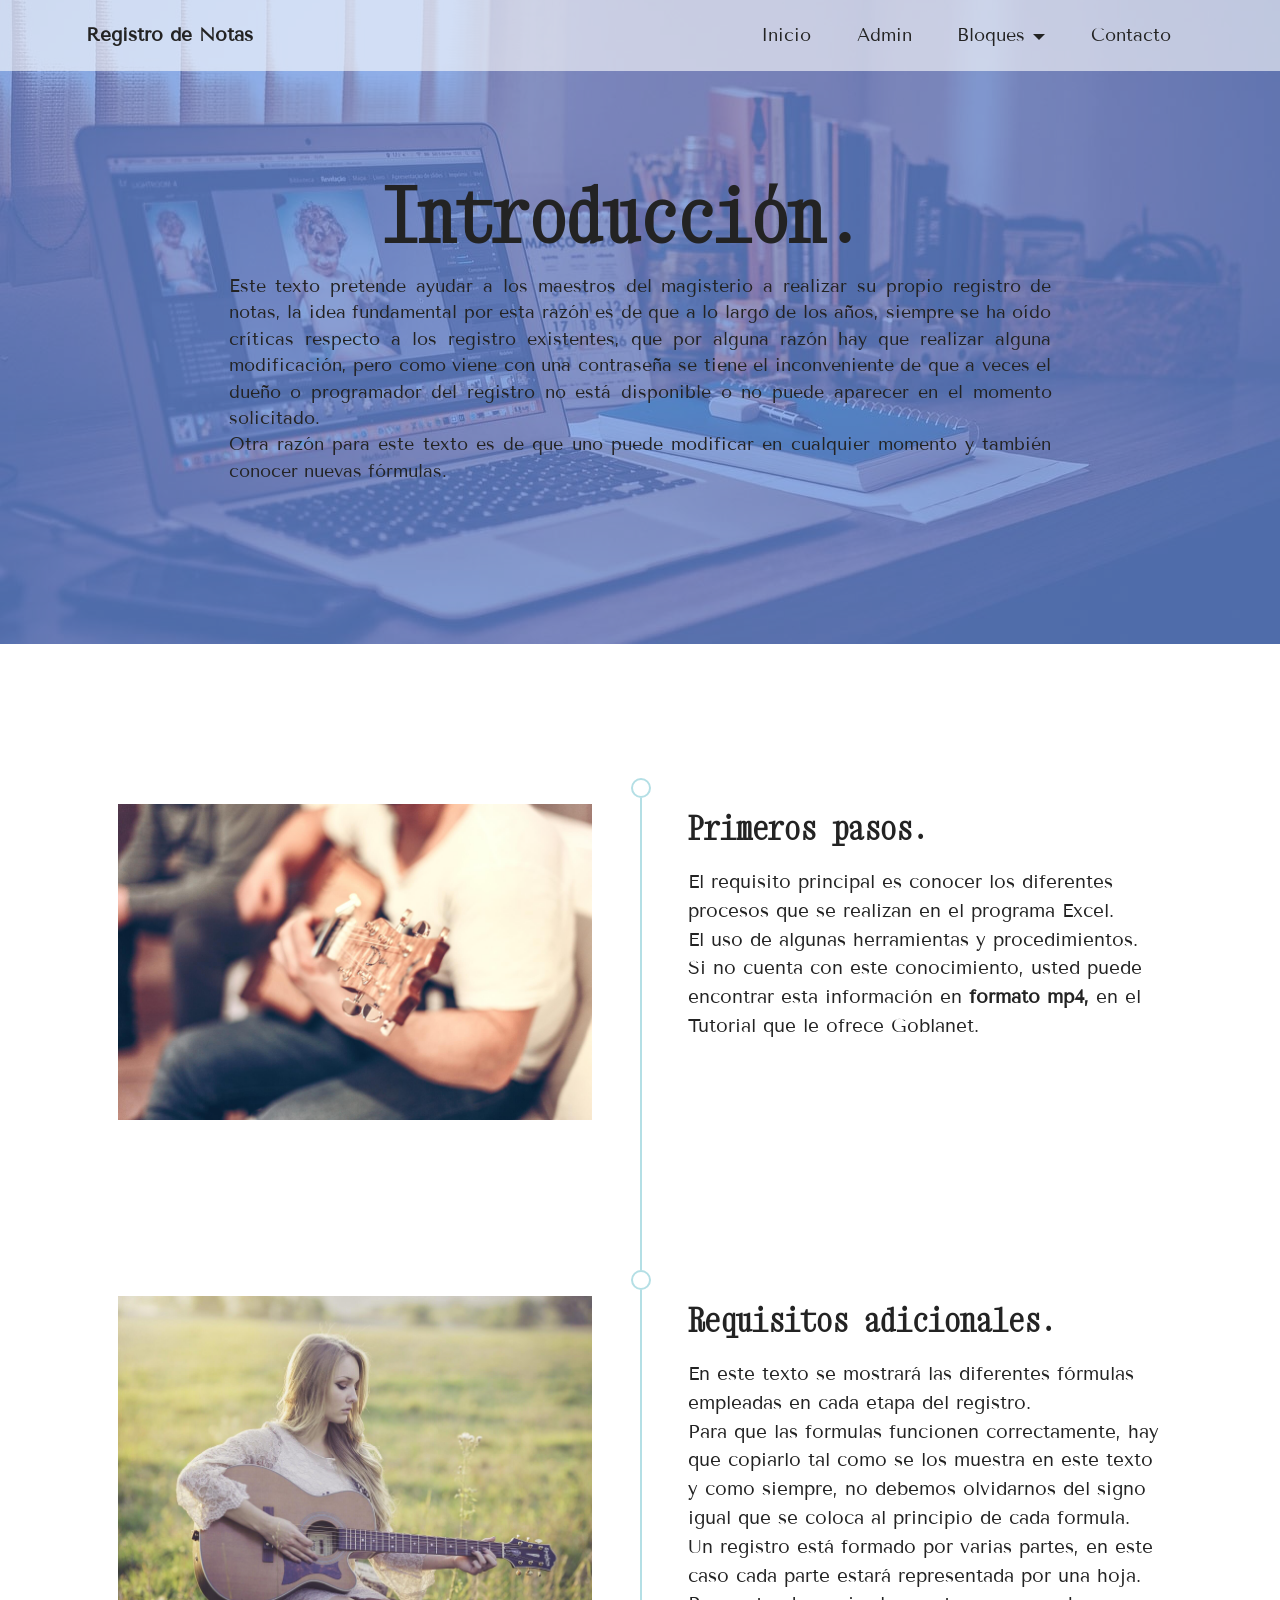
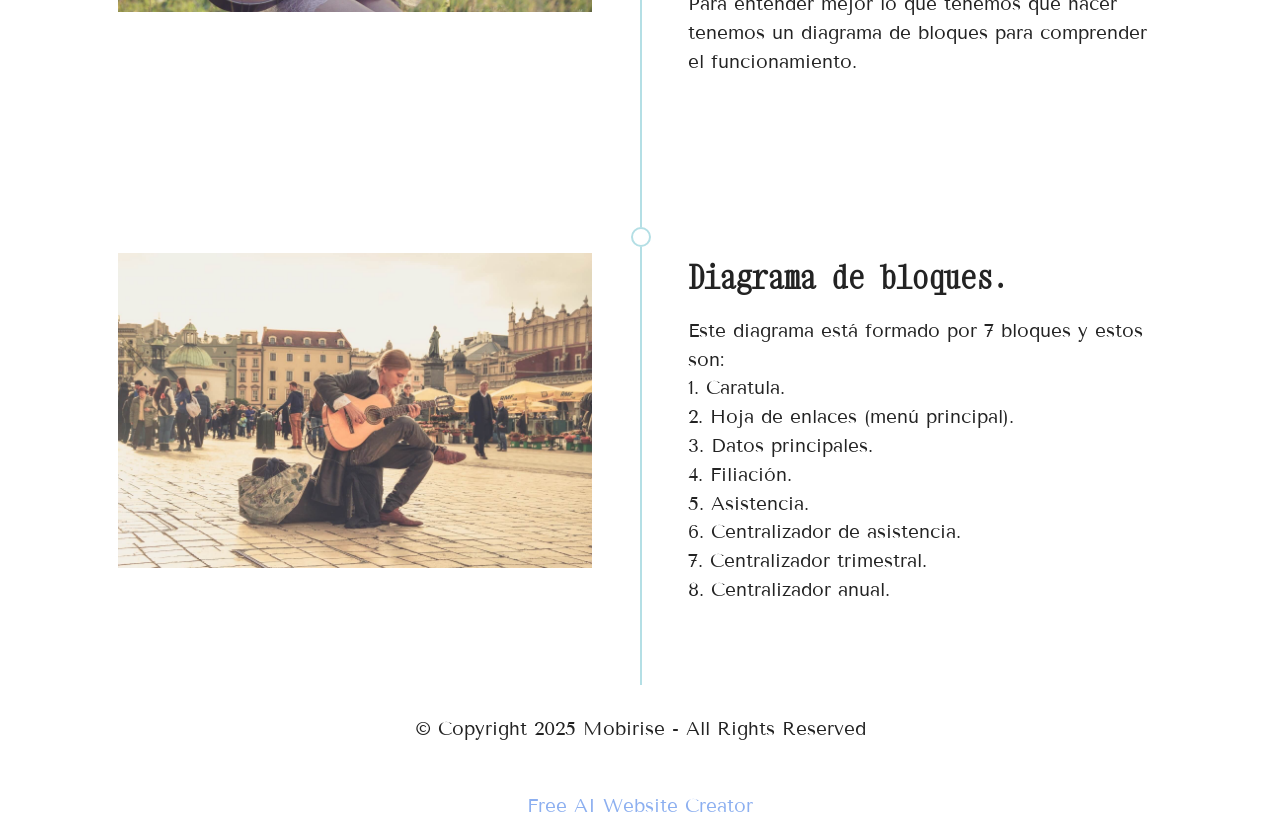
<file: index.html>
<!DOCTYPE html>
<html  >
<head>
  <!-- Site made with Mobirise Website Builder v6.1.12, https://mobirise.com -->
  <meta charset="UTF-8">
  <meta http-equiv="X-UA-Compatible" content="IE=edge">
  <meta name="generator" content="Mobirise v6.1.12, mobirise.com">
  <meta name="viewport" content="width=device-width, initial-scale=1, minimum-scale=1">
  <link rel="shortcut icon" href="assets/images/logo.png" type="image/x-icon">
  <meta name="description" content="">
  
  
  <title>Inicio</title>
  <link rel="stylesheet" href="assets/bootstrap/css/bootstrap.min.css">
  <link rel="stylesheet" href="assets/dropdown/css/style.css">
  <link rel="stylesheet" href="assets/socicon/css/styles.css">
  <link rel="stylesheet" href="assets/theme/css/style.css">
  <link rel="preload" href="https://fonts.googleapis.com/css?family=Xanh+Mono:400,400i&display=swap" as="style" onload="this.onload=null;this.rel='stylesheet'">
  <noscript><link rel="stylesheet" href="https://fonts.googleapis.com/css?family=Xanh+Mono:400,400i&display=swap"></noscript>
  <link rel="preload" href="https://fonts.googleapis.com/css?family=Tenor+Sans:400&display=swap" as="style" onload="this.onload=null;this.rel='stylesheet'">
  <noscript><link rel="stylesheet" href="https://fonts.googleapis.com/css?family=Tenor+Sans:400&display=swap"></noscript>
  <link rel="preload" as="style" href="assets/mobirise/css/mbr-additional.css?v=pMOFcc"><link rel="stylesheet" href="assets/mobirise/css/mbr-additional.css?v=pMOFcc" type="text/css">

  
  
  
</head>
<body>
  
  <section data-bs-version="5.1" class="menu menu2 cid-sFHpMqcXGj" once="menu" id="menu2-2">
    
    <nav class="navbar navbar-dropdown navbar-expand-lg">
        <div class="container">
            <div class="navbar-brand">
                
                <span class="navbar-caption-wrap"><a class="navbar-caption text-black display-7" href="https://mobiri.se">Registro de Notas</a></span>
            </div>
            <button class="navbar-toggler" type="button" data-toggle="collapse" data-bs-toggle="collapse" data-target="#navbarSupportedContent" data-bs-target="#navbarSupportedContent" aria-controls="navbarNavAltMarkup" aria-expanded="false" aria-label="Toggle navigation">
                <div class="hamburger">
                    <span></span>
                    <span></span>
                    <span></span>
                    <span></span>
                </div>
            </button>
            <div class="collapse navbar-collapse" id="navbarSupportedContent">
                <ul class="navbar-nav nav-dropdown nav-right" data-app-modern-menu="true"><li class="nav-item"><a class="nav-link link text-black text-primary display-4" href="index.html">Inicio</a></li>
                    <li class="nav-item"><a class="nav-link link text-black text-primary display-4" href="page7.html">Admin</a></li>
                    <li class="nav-item dropdown"><a class="nav-link link dropdown-toggle text-black show display-4" href="index.html#features19-e" data-toggle="dropdown-submenu" data-bs-toggle="dropdown" data-bs-auto-close="outside" aria-expanded="false">Bloques</a><div class="dropdown-menu show" aria-labelledby="dropdown-170" data-bs-popper="none"><a class="dropdown-item text-black text-primary display-4" href="caracteristicas.html">Características</a><a class="show dropdown-item text-black text-primary display-4" href="caratula.html">Caratula</a><a class="show dropdown-item text-black text-primary display-4" href="filiacion.html">Filiación</a><a class="show dropdown-item text-black text-primary display-4" href="ctrimestral.html">C. trimestral</a><a class="show dropdown-item text-black text-primary display-4" href="canual.html">C.&nbsp; Anual</a><a class="show dropdown-item text-black text-primary display-4" href="observaciones.html">Observaciones</a></div>
                    </li><li class="nav-item"><a class="nav-link link text-black display-4" href="index.html#map1-a">Contacto</a></li></ul>
                
                
            </div>
        </div>
    </nav>
</section>

<section data-bs-version="5.1" class="header9 cid-sFHoAfPmXB" id="header9-1">

    

    <div class="mbr-overlay" style="opacity: 0.7; background-color: rgb(101, 146, 230);"></div>

    <div class="text-center container">
        <div class="row justify-content-center">
            <div class="col-md-12 col-lg-9">
                <h1 class="mbr-section-title mbr-fonts-style mb-3 display-1"><strong>Introducción.&nbsp;</strong></h1>
                <p class="mbr-text mbr-fonts-style display-4">Este texto pretende ayudar a los maestros del magisterio a realizar su propio registro de notas, la idea fundamental por esta razón es de que a lo largo de los años, siempre se ha oído críticas respecto a los registro existentes, que por alguna razón hay que realizar alguna modificación, pero como viene con una contraseña se tiene el inconveniente de que a veces el dueño o programador del registro no está disponible  o no puede aparecer en el momento solicitado.  
<br>Otra razón para este texto es de que uno puede modificar en cualquier momento y también conocer nuevas fórmulas.&nbsp;&nbsp;<br></p>
                
            </div>
        </div>
    </div>
</section>

<section data-bs-version="5.1" class="timeline3 cid-sFHr5fwP9J" id="timeline3-4">
    
    
    <div class="container">
        
        <div class="timelines-container mt-4">
            <div class="row timeline-element first-separline mb-5">
                <div class="timeline-date col-12">
                    <div class="timeline-date-wrapper">
                        
                    </div>
                </div>
                <span class="iconBackground"></span>
                <div class="col-12 col-md-6">
                    <div class="image-wrapper">
                        <img src="assets/images/mbr-4.jpg" alt="Mobirise Website Builder" title="">
                    </div>
                </div>
                <div class="col-12 col-md-6">
                    <div class="timeline-text-wrapper">
                        <h4 class="mbr-timeline-title mbr-fonts-style mb-0 display-5"><strong>Primeros pasos.&nbsp;&nbsp;</strong></h4>
                        <p class="mbr-text mbr-fonts-style mt-3 mb-0 display-7">El requisito principal es conocer los diferentes procesos que se realizan en el programa Excel. 
<br>El uso de algunas herramientas y procedimientos. 
<br>Si no cuenta con este conocimiento, usted puede encontrar esta información en <strong>formato mp4,</strong> en el Tutorial que le ofrece Goblanet.&nbsp;&nbsp;<br></p>
                    </div>
                </div>
            </div>
            <div class="row timeline-element first-separline mb-5">
                <div class="timeline-date col-12">
                    <div class="timeline-date-wrapper">
                        
                    </div>
                </div>
                <span class="iconBackground"></span>
                <div class="col-12 col-md-6">
                    <div class="image-wrapper">
                        <img src="assets/images/mbr-6.jpg" alt="Mobirise Website Builder" title="">
                    </div>
                </div>
                <div class="col-12 col-md-6">
                    <div class="timeline-text-wrapper">
                        <h4 class="mbr-timeline-title mbr-fonts-style mb-0 display-5"><strong>Requisitos adicionales.&nbsp;</strong></h4>
                        <p class="mbr-text mbr-fonts-style mt-3 mb-0 display-7">En este texto se mostrará las diferentes fórmulas empleadas en cada etapa del registro.  
<br>Para que las formulas funcionen correctamente, hay que copiarlo tal como se los muestra en este texto y como siempre, no debemos olvidarnos del signo igual que se coloca al principio de cada formula. 
<br>Un registro está formado por varias partes, en este caso cada parte estará representada por una hoja. Para entender mejor lo que tenemos que hacer tenemos un diagrama de bloques para comprender el funcionamiento.&nbsp;&nbsp;<br></p>
                    </div>
                </div>
            </div>
            <div class="row timeline-element first-separline mb-5">
                <div class="timeline-date col-12">
                    <div class="timeline-date-wrapper">
                        
                    </div>
                </div>
                <span class="iconBackground"></span>
                <div class="col-12 col-md-6">
                    <div class="image-wrapper">
                        <img src="assets/images/mbr-3.jpg" alt="Mobirise Website Builder" title="">
                    </div>
                </div>
                <div class="col-12 col-md-6">
                    <div class="timeline-text-wrapper">
                        <h4 class="mbr-timeline-title mbr-fonts-style mb-0 display-5"><strong>Diagrama de bloques.&nbsp;</strong></h4>
                        <p class="mbr-text mbr-fonts-style mt-3 mb-0 display-7">Este diagrama está formado por 7 bloques y estos son:<br>1.	Caratula. 
<br>2.	Hoja de enlaces (menú principal). 
<br>3.	Datos principales. 
<br>4.	Filiación. 
<br>5.	Asistencia. 
<br>6.	Centralizador de asistencia. 
<br>7.	Centralizador trimestral. 
<br>8.	Centralizador anual.&nbsp;&nbsp;<br></p>
                    </div>
                </div>
            </div>
            
            
            
            
            
            
            
            
            
        </div>
    </div>
</section>

<section data-bs-version="5.1" class="footer7 cid-sFHu2wLoQp" once="footers" id="footer7-9">

    

    

    <div class="container">
        <div class="row align-center mbr-white">
            <div class="col-12">
                <p class="mbr-text mb-0 mbr-fonts-style display-7">
                    © Copyright 2025 Mobirise - All Rights Reserved
                </p>
            </div>
        </div>
    </div>
</section><section class="display-7" style="padding: 0;align-items: center;justify-content: center;flex-wrap: wrap;    align-content: center;display: flex;position: relative;height: 4rem;"><a href="https://mobiri.se/2001822" style="flex: 1 1;height: 4rem;position: absolute;width: 100%;z-index: 1;"><img alt="" style="height: 4rem;" src="[data-uri]"></a><p style="margin: 0;text-align: center;" class="display-7">&#8204;</p><a style="z-index:1" href="https://mobirise.com/builder/ai-website-creator.html">Free AI Website Creator</a></section><script src="assets/bootstrap/js/bootstrap.bundle.min.js"></script>  <script src="assets/smoothscroll/smooth-scroll.js"></script>  <script src="assets/ytplayer/index.js"></script>  <script src="assets/dropdown/js/navbar-dropdown.js"></script>  <script src="assets/theme/js/script.js"></script>  
  
  
</body>
</html>
</file>
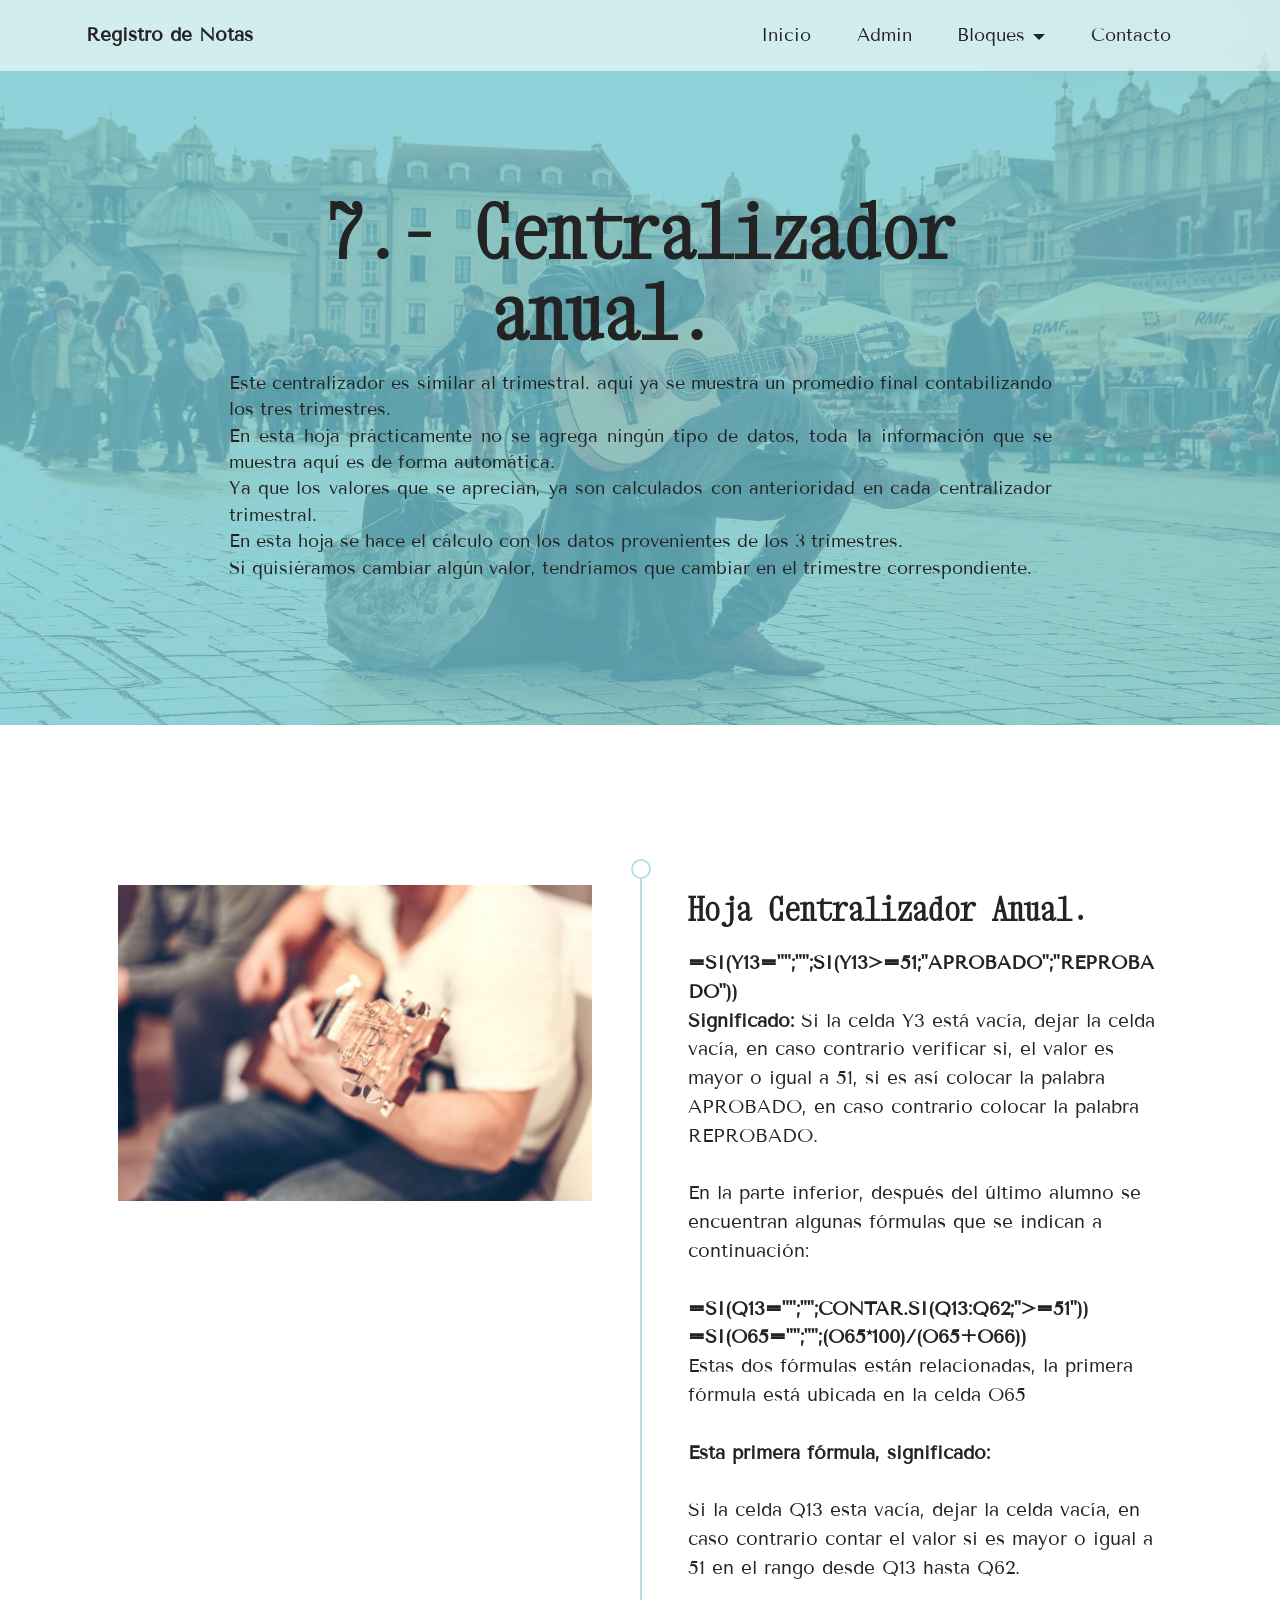
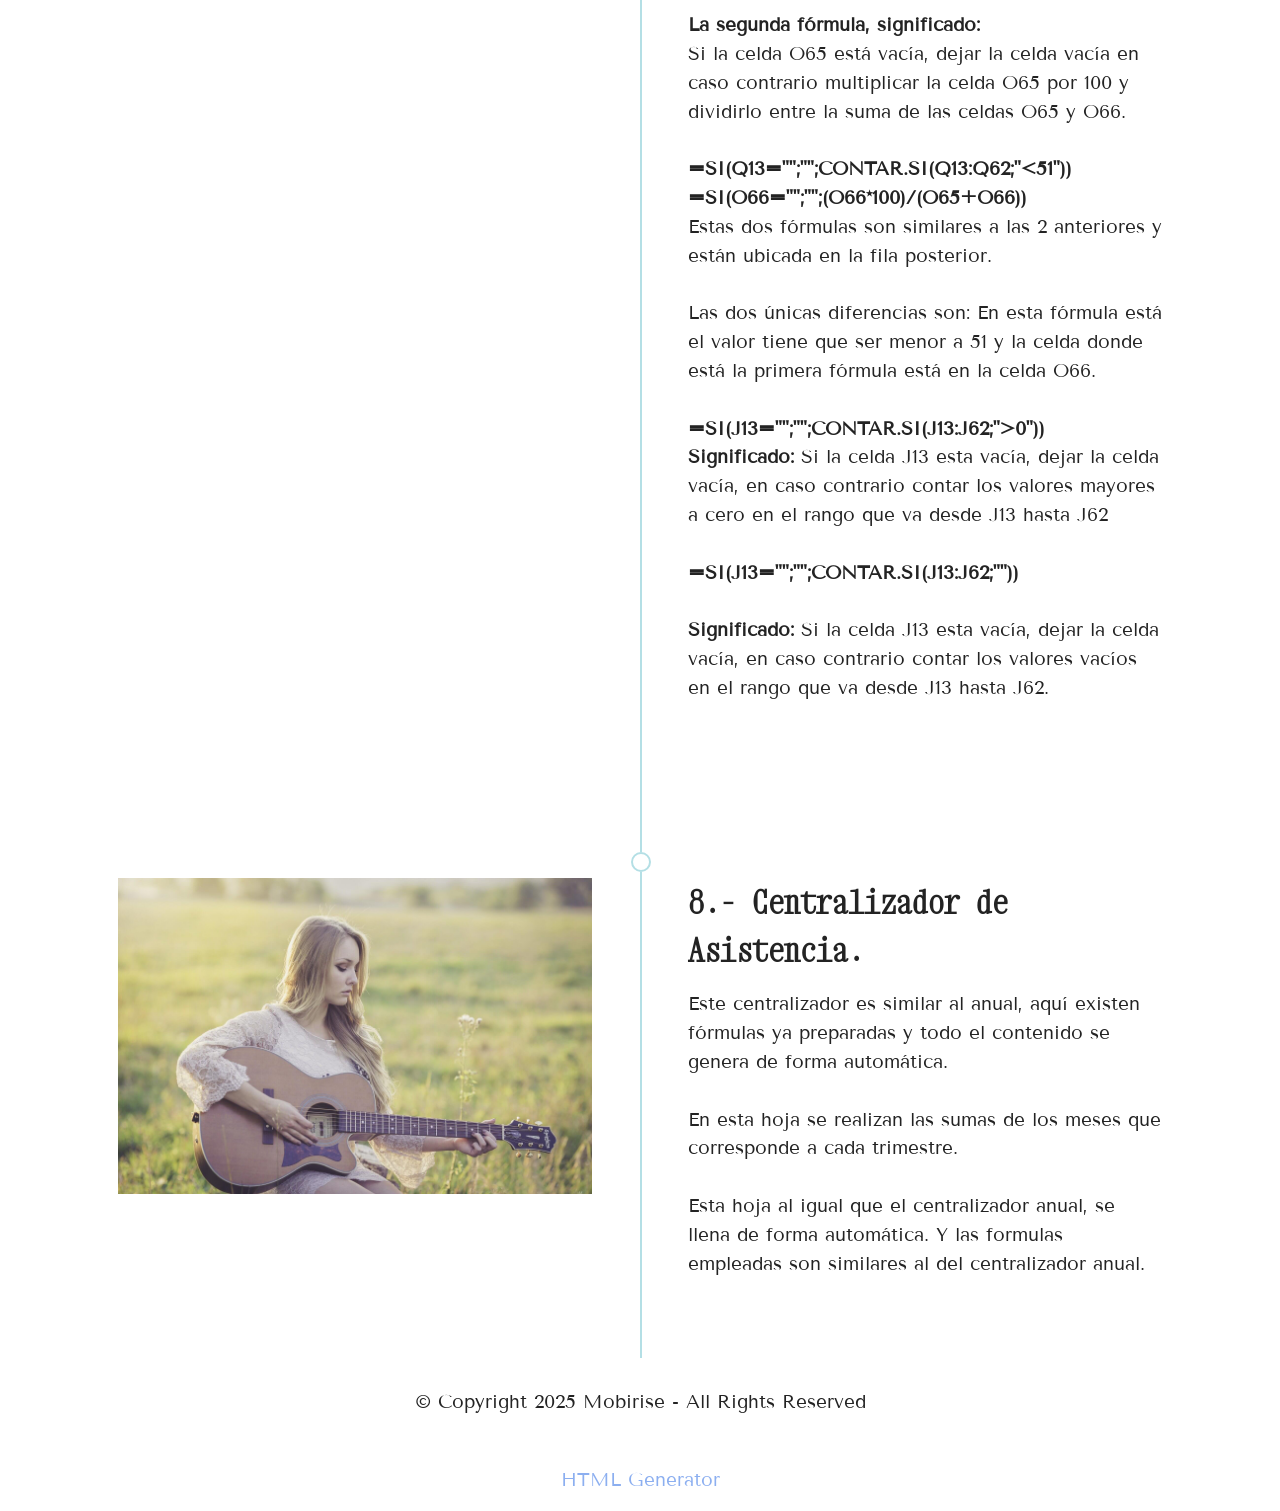
<file: canual.html>
<!DOCTYPE html>
<html  >
<head>
  <!-- Site made with Mobirise Website Builder v6.1.12, https://mobirise.com -->
  <meta charset="UTF-8">
  <meta http-equiv="X-UA-Compatible" content="IE=edge">
  <meta name="generator" content="Mobirise v6.1.12, mobirise.com">
  <meta name="viewport" content="width=device-width, initial-scale=1, minimum-scale=1">
  <link rel="shortcut icon" href="assets/images/logo.png" type="image/x-icon">
  <meta name="description" content="">
  
  
  <title>C. anual</title>
  <link rel="stylesheet" href="assets/bootstrap/css/bootstrap.min.css">
  <link rel="stylesheet" href="assets/dropdown/css/style.css">
  <link rel="stylesheet" href="assets/socicon/css/styles.css">
  <link rel="stylesheet" href="assets/theme/css/style.css">
  <link rel="preload" href="https://fonts.googleapis.com/css?family=Xanh+Mono:400,400i&display=swap" as="style" onload="this.onload=null;this.rel='stylesheet'">
  <noscript><link rel="stylesheet" href="https://fonts.googleapis.com/css?family=Xanh+Mono:400,400i&display=swap"></noscript>
  <link rel="preload" href="https://fonts.googleapis.com/css?family=Tenor+Sans:400&display=swap" as="style" onload="this.onload=null;this.rel='stylesheet'">
  <noscript><link rel="stylesheet" href="https://fonts.googleapis.com/css?family=Tenor+Sans:400&display=swap"></noscript>
  <link rel="preload" as="style" href="assets/mobirise/css/mbr-additional.css?v=t5aCKU"><link rel="stylesheet" href="assets/mobirise/css/mbr-additional.css?v=t5aCKU" type="text/css">

  
  
  
</head>
<body>
  
  <section data-bs-version="5.1" class="menu menu2 cid-vuWFGP84o1" once="menu" id="menu2-1e">
    
    <nav class="navbar navbar-dropdown navbar-expand-lg">
        <div class="container">
            <div class="navbar-brand">
                
                <span class="navbar-caption-wrap"><a class="navbar-caption text-black display-7" href="https://mobiri.se">Registro de Notas</a></span>
            </div>
            <button class="navbar-toggler" type="button" data-toggle="collapse" data-bs-toggle="collapse" data-target="#navbarSupportedContent" data-bs-target="#navbarSupportedContent" aria-controls="navbarNavAltMarkup" aria-expanded="false" aria-label="Toggle navigation">
                <div class="hamburger">
                    <span></span>
                    <span></span>
                    <span></span>
                    <span></span>
                </div>
            </button>
            <div class="collapse navbar-collapse" id="navbarSupportedContent">
                <ul class="navbar-nav nav-dropdown nav-right" data-app-modern-menu="true"><li class="nav-item"><a class="nav-link link text-black text-primary display-4" href="index.html">Inicio</a></li>
                    <li class="nav-item"><a class="nav-link link text-black text-primary display-4" href="page7.html">Admin</a></li>
                    <li class="nav-item dropdown"><a class="nav-link link dropdown-toggle text-black show display-4" href="index.html#features19-e" data-toggle="dropdown-submenu" data-bs-toggle="dropdown" data-bs-auto-close="outside" aria-expanded="false">Bloques</a><div class="dropdown-menu show" aria-labelledby="dropdown-170" data-bs-popper="none"><a class="dropdown-item text-black text-primary display-4" href="caracteristicas.html">Características</a><a class="show dropdown-item text-black text-primary display-4" href="caratula.html">Caratula</a><a class="show dropdown-item text-black text-primary display-4" href="filiacion.html">Filiación</a><a class="show dropdown-item text-black text-primary display-4" href="ctrimestral.html">C. trimestral</a><a class="show dropdown-item text-black text-primary display-4" href="canual.html">C.&nbsp; Anual</a><a class="show dropdown-item text-black text-primary display-4" href="observaciones.html">Observaciones</a></div>
                    </li><li class="nav-item"><a class="nav-link link text-black display-4" href="index.html#map1-a">Contacto</a></li></ul>
                
                
            </div>
        </div>
    </nav>
</section>

<section data-bs-version="5.1" class="header9 cid-vuWFGRFfcT" id="header9-1f">

    

    <div class="mbr-overlay" style="opacity: 0.7; background-color: rgb(101, 198, 212);"></div>

    <div class="text-center container">
        <div class="row justify-content-center">
            <div class="col-md-12 col-lg-9">
                <h1 class="mbr-section-title mbr-fonts-style mb-3 display-1"><strong>7.- Centralizador anual.&nbsp;&nbsp;</strong></h1>
                <p class="mbr-text mbr-fonts-style display-4">Este centralizador es similar al trimestral. aquí ya se muestra un promedio final contabilizando los tres trimestres.<br>En esta hoja prácticamente no se agrega ningún tipo de datos, toda la información que se muestra aquí es de forma automática.<br>Ya que los valores que se aprecian, ya son calculados con anterioridad en cada centralizador trimestral.<br>En esta hoja se hace el cálculo con los datos provenientes de los 3 trimestres.<br>Si quisiéramos cambiar algún valor, tendríamos que cambiar en el trimestre correspondiente.&nbsp;&nbsp;<br></p>
                
            </div>
        </div>
    </div>
</section>

<section data-bs-version="5.1" class="timeline3 cid-vuWFGSF0MX" id="timeline3-1g">
    
    
    <div class="container">
        
        <div class="timelines-container mt-4">
            <div class="row timeline-element first-separline mb-5">
                <div class="timeline-date col-12">
                    <div class="timeline-date-wrapper">
                        
                    </div>
                </div>
                <span class="iconBackground"></span>
                <div class="col-12 col-md-6">
                    <div class="image-wrapper">
                        <img src="assets/images/mbr-4.jpg" alt="Mobirise Website Builder" title="">
                    </div>
                </div>
                <div class="col-12 col-md-6">
                    <div class="timeline-text-wrapper">
                        <h4 class="mbr-timeline-title mbr-fonts-style mb-0 display-5"><strong>Hoja Centralizador Anual.&nbsp; &nbsp;&nbsp;</strong></h4>
                        <p class="mbr-text mbr-fonts-style mt-3 mb-0 display-7"><strong>=SI(Y13="";"";SI(Y13&gt;=51;"APROBADO";"REPROBADO")) 
</strong><br><strong>Significado:&nbsp;</strong>Si la celda Y3 está vacía, dejar la celda vacía, en caso contrario verificar si, el valor es mayor o igual a 51, si es así colocar la palabra APROBADO, en caso contrario colocar la palabra REPROBADO. 
<br> 
<br>En la parte inferior, después del último alumno se encuentran algunas fórmulas que se indican a continuación: 
<br> 
<br><strong>=SI(Q13="";"";CONTAR.SI(Q13:Q62;"&gt;=51")) </strong><br><strong>        =SI(O65="";"";(O65*100)/(O65+O66))  
</strong><br>Estas dos fórmulas están relacionadas, la primera fórmula está ubicada en la celda O65  
<br> 
<br><strong>Esta primera fórmula, significado: 
</strong><br> 
<br>Si la celda Q13 esta vacía, dejar la celda vacía, en caso contrario contar el valor si es mayor o igual a 51 en el rango desde Q13 hasta Q62. 
<br> 
<br><strong>La segunda fórmula, significado: 
</strong><br>Si la celda O65 está vacía, dejar la celda vacía en caso contrario multiplicar la celda O65 por 100 y dividirlo entre la suma de las celdas O65 y O66. 
<br> 
<br><strong>=SI(Q13="";"";CONTAR.SI(Q13:Q62;"&lt;51")) <br>        =SI(O66="";"";(O66*100)/(O65+O66))   
</strong><br>Estas dos fórmulas son similares a las 2 anteriores y están ubicada en la fila posterior. 
<br> 
<br>Las dos únicas diferencias son:  En esta fórmula está el valor tiene que ser menor a 51 y la celda donde está la primera fórmula está en la celda O66. 
<br> 
<br><strong>=SI(J13="";"";CONTAR.SI(J13:J62;"&gt;0"))  
</strong><br><strong>Significado:</strong> Si la celda J13 esta vacía, dejar la celda vacía, en caso contrario contar los valores mayores a cero en el rango que va desde J13 hasta J62  
<br> 
<br><strong>=SI(J13="";"";CONTAR.SI(J13:J62;""))    
</strong><br> 
<br><strong>Significado:</strong> Si la celda J13 esta vacía, dejar la celda vacía, en caso contrario contar los valores vacíos en el rango que va desde J13 hasta J62.&nbsp;&nbsp;<br></p>
                    </div>
                </div>
            </div>
            <div class="row timeline-element first-separline mb-5">
                <div class="timeline-date col-12">
                    <div class="timeline-date-wrapper">
                        
                    </div>
                </div>
                <span class="iconBackground"></span>
                <div class="col-12 col-md-6">
                    <div class="image-wrapper">
                        <img src="assets/images/mbr-6.jpg" alt="Mobirise Website Builder" title="">
                    </div>
                </div>
                <div class="col-12 col-md-6">
                    <div class="timeline-text-wrapper">
                        <h4 class="mbr-timeline-title mbr-fonts-style mb-0 display-5"><strong>8.- Centralizador de Asistencia.&nbsp;&nbsp;</strong></h4>
                        <p class="mbr-text mbr-fonts-style mt-3 mb-0 display-7">Este centralizador es similar al anual, aquí existen fórmulas ya preparadas y todo el contenido se genera de forma automática. 
<br> 
<br>En esta hoja se realizan las sumas de los meses que corresponde a cada trimestre. 
<br> 
<br>Esta hoja al igual que el centralizador anual, se llena de forma automática. Y las formulas empleadas son similares al del centralizador anual.&nbsp;&nbsp;<br></p>
                    </div>
                </div>
            </div>
            
            
            
            
            
            
            
            
            
            
        </div>
    </div>
</section>

<section data-bs-version="5.1" class="footer7 cid-vuWFH4DMle" once="footers" id="footer7-1l">

    

    

    <div class="container">
        <div class="row align-center mbr-white">
            <div class="col-12">
                <p class="mbr-text mb-0 mbr-fonts-style display-7">
                    © Copyright 2025 Mobirise - All Rights Reserved
                </p>
            </div>
        </div>
    </div>
</section><section class="display-7" style="padding: 0;align-items: center;justify-content: center;flex-wrap: wrap;    align-content: center;display: flex;position: relative;height: 4rem;"><a href="https://mobiri.se/2001822" style="flex: 1 1;height: 4rem;position: absolute;width: 100%;z-index: 1;"><img alt="" style="height: 4rem;" src="[data-uri]"></a><p style="margin: 0;text-align: center;" class="display-7">&#8204;</p><a style="z-index:1" href="https://mobirise.com/html-builder.html">HTML Generator</a></section><script src="assets/bootstrap/js/bootstrap.bundle.min.js"></script>  <script src="assets/smoothscroll/smooth-scroll.js"></script>  <script src="assets/ytplayer/index.js"></script>  <script src="assets/dropdown/js/navbar-dropdown.js"></script>  <script src="assets/theme/js/script.js"></script>  
  
  
</body>
</html>
</file>
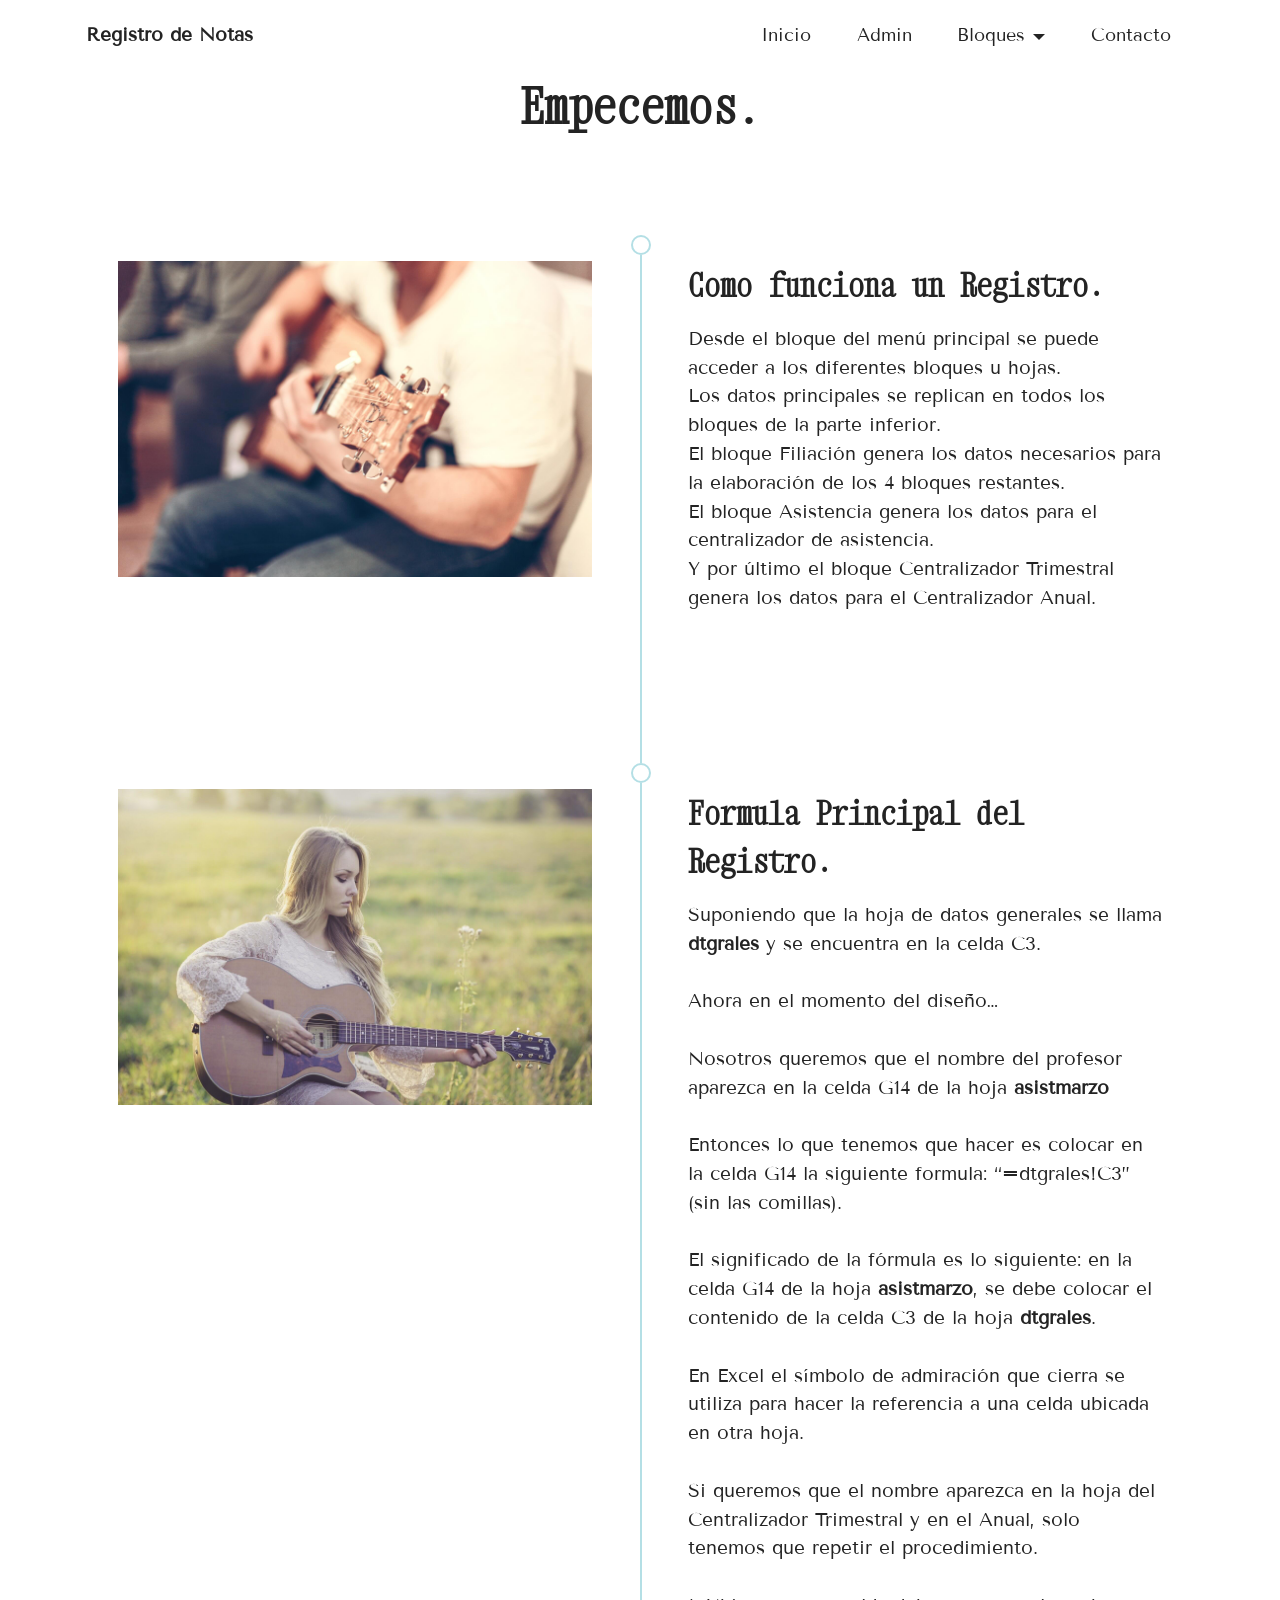
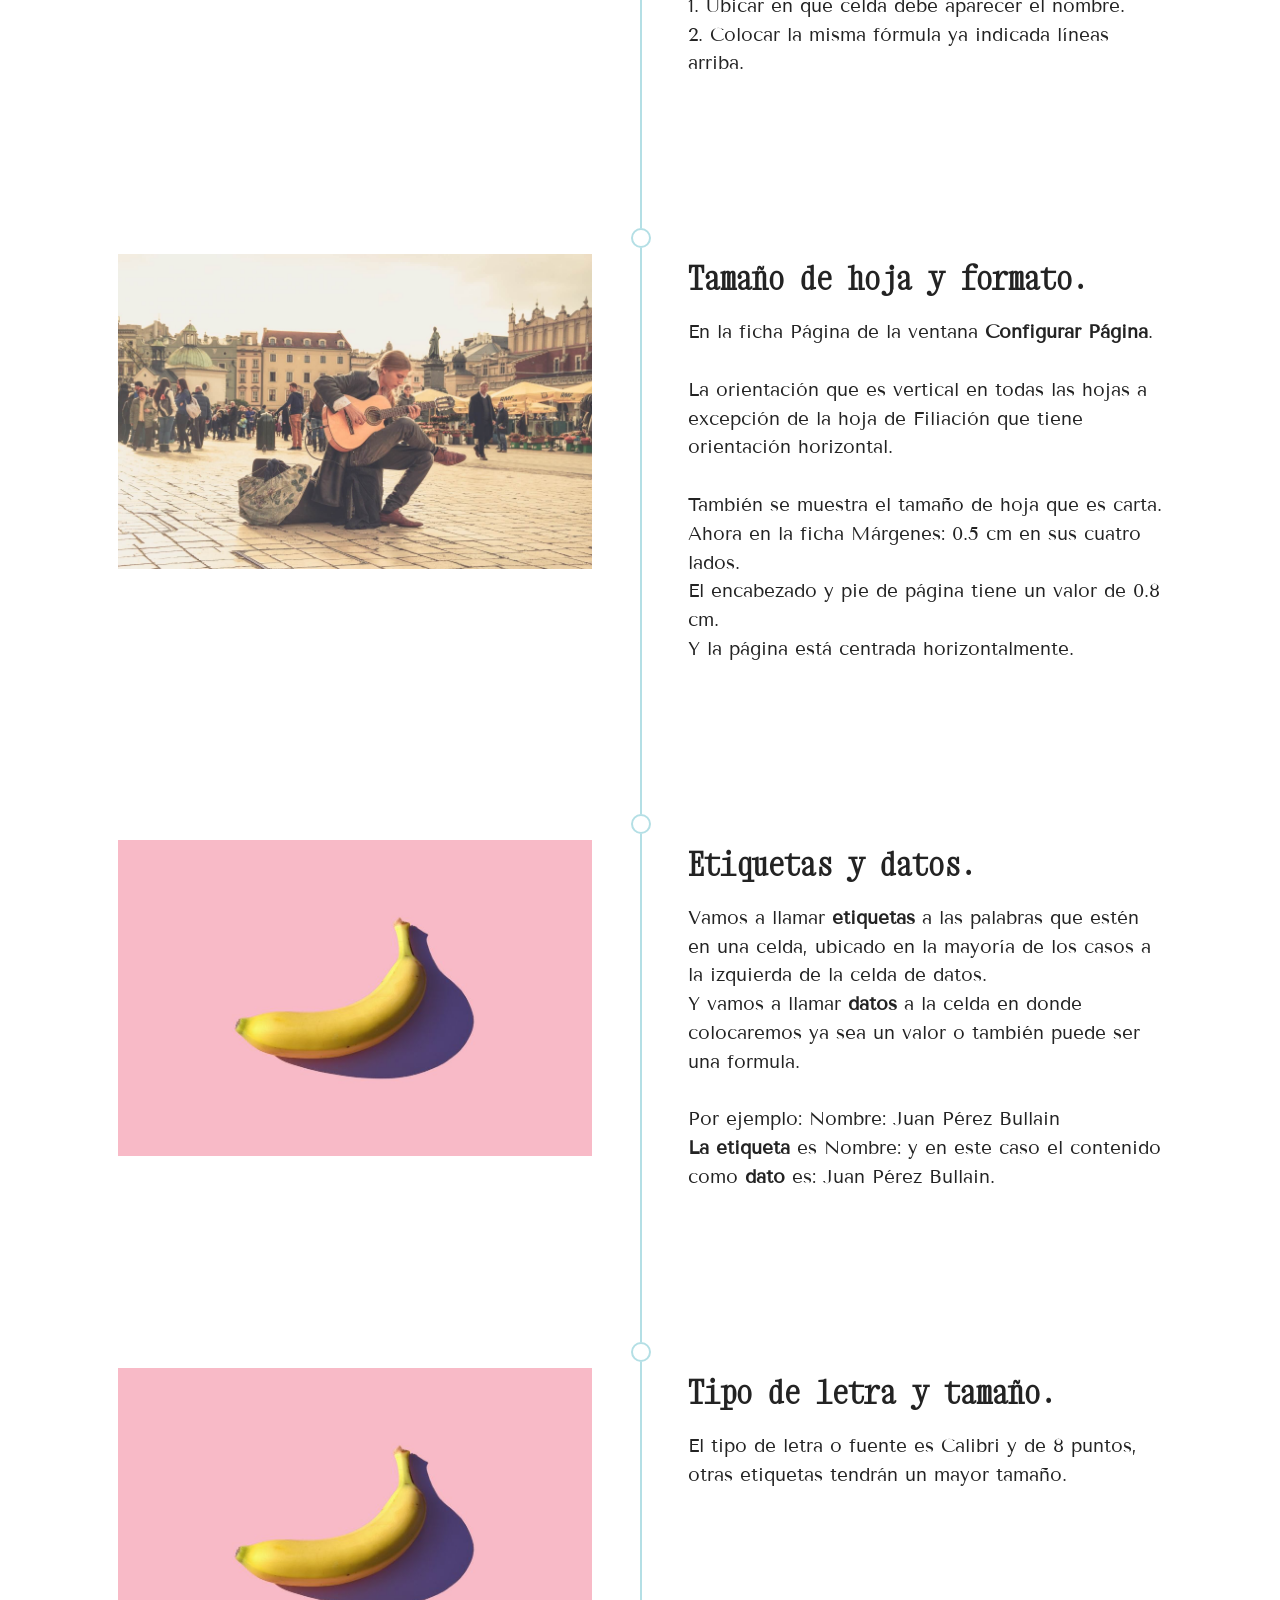
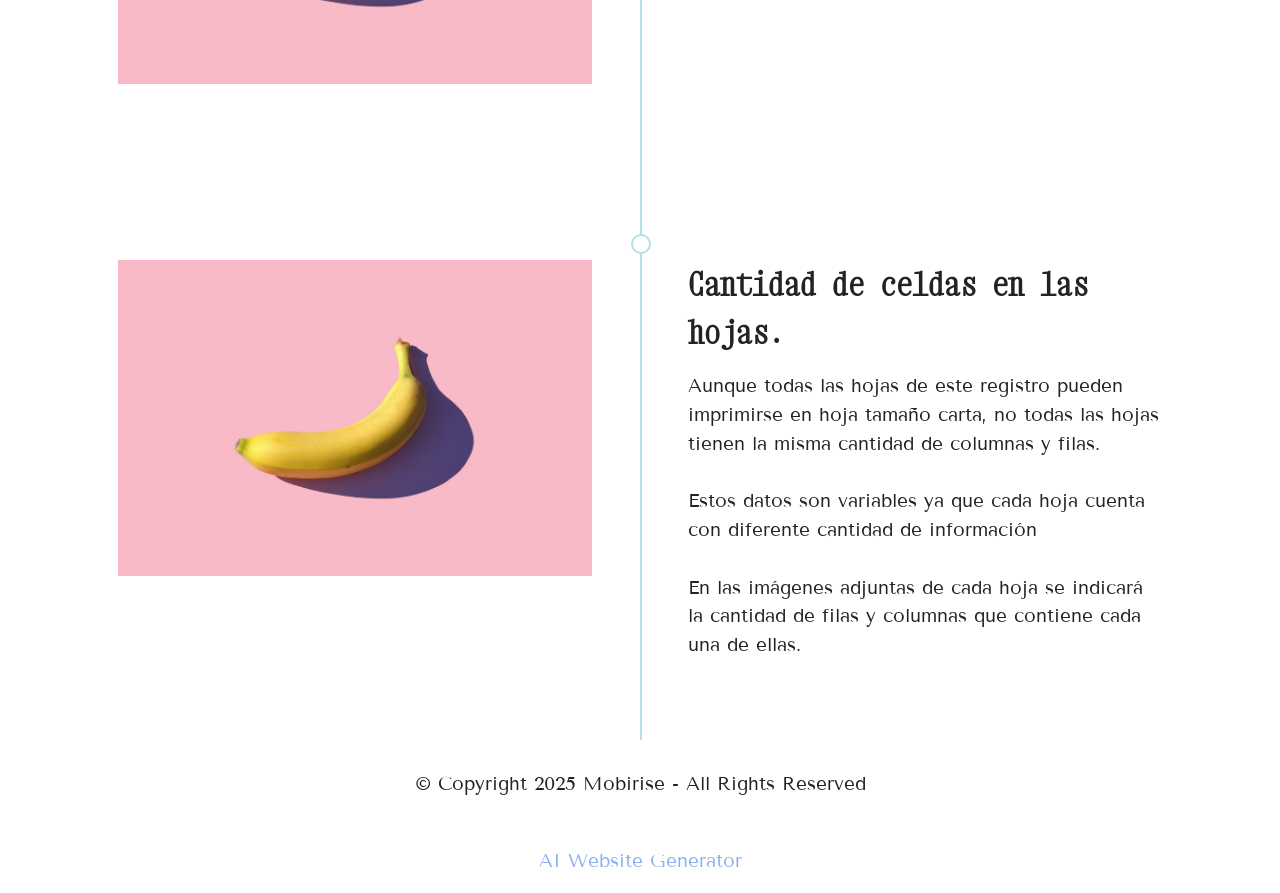
<file: caracteristicas.html>
<!DOCTYPE html>
<html  >
<head>
  <!-- Site made with Mobirise Website Builder v6.1.12, https://mobirise.com -->
  <meta charset="UTF-8">
  <meta http-equiv="X-UA-Compatible" content="IE=edge">
  <meta name="generator" content="Mobirise v6.1.12, mobirise.com">
  <meta name="viewport" content="width=device-width, initial-scale=1, minimum-scale=1">
  <link rel="shortcut icon" href="assets/images/logo.png" type="image/x-icon">
  <meta name="description" content="">
  
  
  <title>Características</title>
  <link rel="stylesheet" href="assets/bootstrap/css/bootstrap.min.css">
  <link rel="stylesheet" href="assets/dropdown/css/style.css">
  <link rel="stylesheet" href="assets/socicon/css/styles.css">
  <link rel="stylesheet" href="assets/theme/css/style.css">
  <link rel="preload" href="https://fonts.googleapis.com/css?family=Xanh+Mono:400,400i&display=swap" as="style" onload="this.onload=null;this.rel='stylesheet'">
  <noscript><link rel="stylesheet" href="https://fonts.googleapis.com/css?family=Xanh+Mono:400,400i&display=swap"></noscript>
  <link rel="preload" href="https://fonts.googleapis.com/css?family=Tenor+Sans:400&display=swap" as="style" onload="this.onload=null;this.rel='stylesheet'">
  <noscript><link rel="stylesheet" href="https://fonts.googleapis.com/css?family=Tenor+Sans:400&display=swap"></noscript>
  <link rel="preload" as="style" href="assets/mobirise/css/mbr-additional.css?v=T9VBV6"><link rel="stylesheet" href="assets/mobirise/css/mbr-additional.css?v=T9VBV6" type="text/css">

  
  
  
</head>
<body>
  
  <section data-bs-version="5.1" class="menu menu2 cid-vuWFkYfV5a" once="menu" id="menu2-2">
    
    <nav class="navbar navbar-dropdown navbar-expand-lg">
        <div class="container">
            <div class="navbar-brand">
                
                <span class="navbar-caption-wrap"><a class="navbar-caption text-black display-7" href="https://mobiri.se">Registro de Notas</a></span>
            </div>
            <button class="navbar-toggler" type="button" data-toggle="collapse" data-bs-toggle="collapse" data-target="#navbarSupportedContent" data-bs-target="#navbarSupportedContent" aria-controls="navbarNavAltMarkup" aria-expanded="false" aria-label="Toggle navigation">
                <div class="hamburger">
                    <span></span>
                    <span></span>
                    <span></span>
                    <span></span>
                </div>
            </button>
            <div class="collapse navbar-collapse" id="navbarSupportedContent">
                <ul class="navbar-nav nav-dropdown nav-right" data-app-modern-menu="true"><li class="nav-item"><a class="nav-link link text-black text-primary display-4" href="index.html">Inicio</a></li>
                    <li class="nav-item"><a class="nav-link link text-black text-primary display-4" href="page7.html">Admin</a></li>
                    <li class="nav-item dropdown"><a class="nav-link link dropdown-toggle text-black show display-4" href="index.html#features19-e" data-toggle="dropdown-submenu" data-bs-toggle="dropdown" data-bs-auto-close="outside" aria-expanded="false">Bloques</a><div class="dropdown-menu show" aria-labelledby="dropdown-170" data-bs-popper="none"><a class="dropdown-item text-black text-primary display-4" href="caracteristicas.html">Características</a><a class="show dropdown-item text-black text-primary display-4" href="caratula.html">Caratula</a><a class="show dropdown-item text-black text-primary display-4" href="filiacion.html">Filiación</a><a class="show dropdown-item text-black text-primary display-4" href="ctrimestral.html">C. trimestral</a><a class="show dropdown-item text-black text-primary display-4" href="canual.html">C.&nbsp; Anual</a><a class="show dropdown-item text-black text-primary display-4" href="observaciones.html">Observaciones</a></div>
                    </li><li class="nav-item"><a class="nav-link link text-black display-4" href="index.html#map1-a">Contacto</a></li></ul>
                
                
            </div>
        </div>
    </nav>
</section>

<section data-bs-version="5.1" class="timeline3 cid-vuWFl6tRO9" id="timeline3-5">
    
    
    <div class="container">
        <div class="mbr-section-head">
            <h3 class="mbr-section-title mbr-fonts-style align-center mb-0 display-2">
                <strong>Empecemos.</strong></h3>
            
        </div>
        <div class="timelines-container mt-4">
            <div class="row timeline-element first-separline mb-5">
                <div class="timeline-date col-12">
                    <div class="timeline-date-wrapper">
                        
                    </div>
                </div>
                <span class="iconBackground"></span>
                <div class="col-12 col-md-6">
                    <div class="image-wrapper">
                        <img src="assets/images/mbr-4.jpg" alt="Mobirise Website Builder" title="">
                    </div>
                </div>
                <div class="col-12 col-md-6">
                    <div class="timeline-text-wrapper">
                        <h4 class="mbr-timeline-title mbr-fonts-style mb-0 display-5"><strong>Como funciona un Registro.&nbsp;&nbsp;</strong></h4>
                        <p class="mbr-text mbr-fonts-style mt-3 mb-0 display-7">Desde el bloque del menú principal se puede acceder a los diferentes bloques u hojas.
<br>Los datos principales se replican en todos los bloques de la parte inferior.
<br>El bloque Filiación genera los datos necesarios para la elaboración de los 4 bloques restantes.
<br>El bloque Asistencia genera los datos para el centralizador de asistencia.
<br>Y por último el bloque Centralizador Trimestral genera los datos para el Centralizador Anual.&nbsp;<br></p>
                    </div>
                </div>
            </div>
            <div class="row timeline-element first-separline mb-5">
                <div class="timeline-date col-12">
                    <div class="timeline-date-wrapper">
                        
                    </div>
                </div>
                <span class="iconBackground"></span>
                <div class="col-12 col-md-6">
                    <div class="image-wrapper">
                        <img src="assets/images/mbr-6.jpg" alt="Mobirise Website Builder" title="">
                    </div>
                </div>
                <div class="col-12 col-md-6">
                    <div class="timeline-text-wrapper">
                        <h4 class="mbr-timeline-title mbr-fonts-style mb-0 display-5"><strong>Formula Principal del Registro.&nbsp;</strong></h4>
                        <p class="mbr-text mbr-fonts-style mt-3 mb-0 display-7">Suponiendo que la hoja de datos generales se llama <strong>dtgrales</strong> y se encuentra en la celda C3.
<br>
<br>Ahora en el momento del diseño…
<br>
<br>Nosotros queremos que el nombre del profesor aparezca en la celda G14 de la hoja <strong>asistmarzo
</strong><br>
<br>Entonces lo que tenemos que hacer es colocar en la celda G14 la siguiente formula: “=dtgrales!C3” (sin las comillas).
<br>
<br>El significado de la fórmula es lo siguiente: en la celda G14 de la hoja <strong>asistmarzo</strong>, se debe colocar el contenido de la celda C3 de la hoja <strong>dtgrales</strong>.
<br>
<br>En Excel el símbolo de admiración que cierra se utiliza para hacer la referencia a una celda ubicada en otra hoja.
<br>
<br>Si queremos que el nombre aparezca en la hoja del Centralizador Trimestral y en el Anual, solo tenemos que repetir el procedimiento.
<br>
<br>1. Ubicar en que celda debe aparecer el nombre.
<br>2. Colocar la misma fórmula ya indicada líneas arriba.&nbsp;&nbsp;<br></p>
                    </div>
                </div>
            </div>
            <div class="row timeline-element first-separline mb-5">
                <div class="timeline-date col-12">
                    <div class="timeline-date-wrapper">
                        
                    </div>
                </div>
                <span class="iconBackground"></span>
                <div class="col-12 col-md-6">
                    <div class="image-wrapper">
                        <img src="assets/images/mbr-3.jpg" alt="Mobirise Website Builder" title="">
                    </div>
                </div>
                <div class="col-12 col-md-6">
                    <div class="timeline-text-wrapper">
                        <h4 class="mbr-timeline-title mbr-fonts-style mb-0 display-5"><strong>Tamaño de hoja y formato.</strong></h4>
                        <p class="mbr-text mbr-fonts-style mt-3 mb-0 display-7">En la ficha Página de la ventana <strong>Configurar Página</strong>.
<br><br>La orientación que es vertical en todas las hojas a excepción de la hoja de Filiación que tiene orientación horizontal.
<br>
<br>También se muestra el tamaño de hoja que es carta.
<br>Ahora en la ficha Márgenes: 0.5 cm en sus cuatro lados.
<br>El encabezado y pie de página tiene un valor de 0.8 cm.
<br>Y la página está centrada horizontalmente.&nbsp;&nbsp;<br></p>
                    </div>
                </div>
            </div>
            <div class="row timeline-element first-separline mb-5">
                <div class="timeline-date col-12">
                    <div class="timeline-date-wrapper">
                        
                    </div>
                </div>
                <span class="iconBackground"></span>
                <div class="col-12 col-md-6">
                    <div class="image-wrapper">
                        <img src="assets/images/features3.jpg" alt="Mobirise Website Builder" title="">
                    </div>
                </div>
                <div class="col-12 col-md-6">
                    <div class="timeline-text-wrapper">
                        <h4 class="mbr-timeline-title mbr-fonts-style mb-0 display-5"><strong>Etiquetas y datos.&nbsp;</strong></h4>
                        <p class="mbr-text mbr-fonts-style mt-3 mb-0 display-7">Vamos a llamar <strong>etiquetas</strong> a las palabras que estén en una celda, ubicado en la mayoría de los casos a la izquierda de la celda de datos.
<br>Y vamos a llamar <strong>datos</strong> a la celda en donde colocaremos ya sea un valor o también puede ser una formula.
<br>
<br>Por ejemplo: Nombre: Juan Pérez Bullain
<br><strong>La etiqueta</strong> es Nombre: y en este caso el contenido como <strong>dato</strong> es: Juan Pérez Bullain.&nbsp;&nbsp;</p>
                    </div>
                </div>
            </div>
            <div class="row timeline-element first-separline mb-5">
                <div class="timeline-date col-12">
                    <div class="timeline-date-wrapper">
                        
                    </div>
                </div>
                <span class="iconBackground"></span>
                <div class="col-12 col-md-6">
                    <div class="image-wrapper">
                        <img src="assets/images/features3.jpg" alt="Mobirise Website Builder" title="">
                    </div>
                </div>
                <div class="col-12 col-md-6">
                    <div class="timeline-text-wrapper">
                        <h4 class="mbr-timeline-title mbr-fonts-style mb-0 display-5"><strong>Tipo de letra y tamaño.</strong></h4>
                        <p class="mbr-text mbr-fonts-style mt-3 mb-0 display-7">
                            El tipo de letra o fuente es Calibri y de 8 puntos, otras etiquetas tendrán un mayor tamaño. 
                        </p>
                    </div>
                </div>
            </div>
            <div class="row timeline-element first-separline mb-5">
                <div class="timeline-date col-12">
                    <div class="timeline-date-wrapper">
                        
                    </div>
                </div>
                <span class="iconBackground"></span>
                <div class="col-12 col-md-6">
                    <div class="image-wrapper">
                        <img src="assets/images/features3.jpg" alt="Mobirise Website Builder" title="">
                    </div>
                </div>
                <div class="col-12 col-md-6">
                    <div class="timeline-text-wrapper">
                        <h4 class="mbr-timeline-title mbr-fonts-style mb-0 display-5"><strong>Cantidad de celdas en las hojas.&nbsp;</strong></h4>
                        <p class="mbr-text mbr-fonts-style mt-3 mb-0 display-7">Aunque todas las hojas de este registro pueden imprimirse en hoja tamaño carta, no todas las hojas tienen la misma cantidad de columnas y filas.
<br>
<br>Estos datos son variables ya que cada hoja cuenta con diferente cantidad de información
<br>
<br>En las imágenes adjuntas de cada hoja se indicará la cantidad de filas y columnas que contiene cada una de ellas.</p>
                    </div>
                </div>
            </div>
            
            
            
            
            
            
        </div>
    </div>
</section>

<section data-bs-version="5.1" class="footer7 cid-vuWFlfCY2T" once="footers" id="footer7-9">

    

    

    <div class="container">
        <div class="row align-center mbr-white">
            <div class="col-12">
                <p class="mbr-text mb-0 mbr-fonts-style display-7">
                    © Copyright 2025 Mobirise - All Rights Reserved
                </p>
            </div>
        </div>
    </div>
</section><section class="display-7" style="padding: 0;align-items: center;justify-content: center;flex-wrap: wrap;    align-content: center;display: flex;position: relative;height: 4rem;"><a href="https://mobiri.se/2001822" style="flex: 1 1;height: 4rem;position: absolute;width: 100%;z-index: 1;"><img alt="" style="height: 4rem;" src="[data-uri]"></a><p style="margin: 0;text-align: center;" class="display-7">&#8204;</p><a style="z-index:1" href="https://mobirise.com/builder/ai-website-generator.html">AI Website Generator</a></section><script src="assets/bootstrap/js/bootstrap.bundle.min.js"></script>  <script src="assets/smoothscroll/smooth-scroll.js"></script>  <script src="assets/ytplayer/index.js"></script>  <script src="assets/dropdown/js/navbar-dropdown.js"></script>  <script src="assets/theme/js/script.js"></script>  
  
  
</body>
</html>
</file>
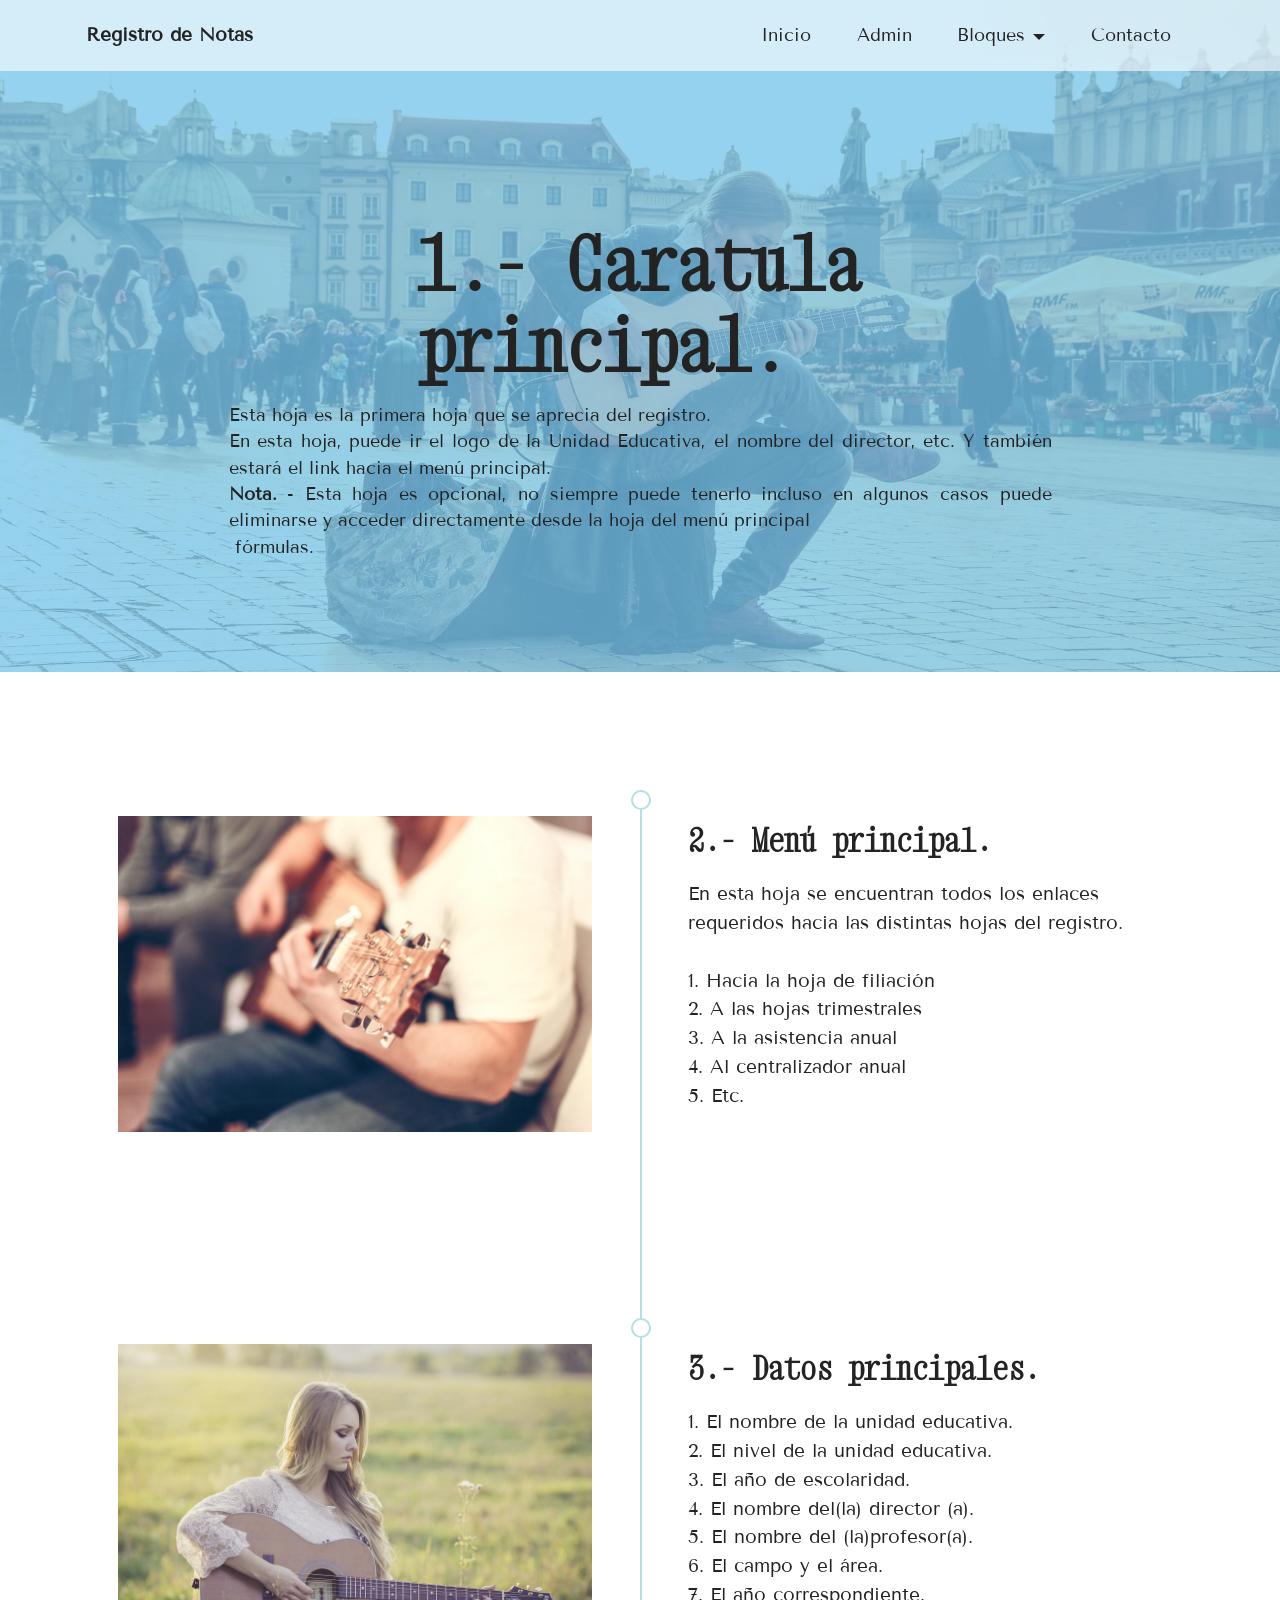
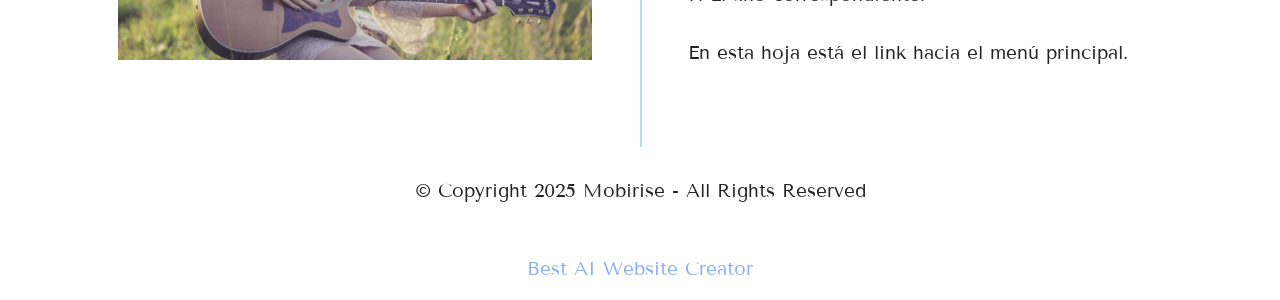
<file: caratula.html>
<!DOCTYPE html>
<html  >
<head>
  <!-- Site made with Mobirise Website Builder v6.1.12, https://mobirise.com -->
  <meta charset="UTF-8">
  <meta http-equiv="X-UA-Compatible" content="IE=edge">
  <meta name="generator" content="Mobirise v6.1.12, mobirise.com">
  <meta name="viewport" content="width=device-width, initial-scale=1, minimum-scale=1">
  <link rel="shortcut icon" href="assets/images/logo.png" type="image/x-icon">
  <meta name="description" content="">
  
  
  <title>Caratula</title>
  <link rel="stylesheet" href="assets/bootstrap/css/bootstrap.min.css">
  <link rel="stylesheet" href="assets/dropdown/css/style.css">
  <link rel="stylesheet" href="assets/socicon/css/styles.css">
  <link rel="stylesheet" href="assets/theme/css/style.css">
  <link rel="preload" href="https://fonts.googleapis.com/css?family=Xanh+Mono:400,400i&display=swap" as="style" onload="this.onload=null;this.rel='stylesheet'">
  <noscript><link rel="stylesheet" href="https://fonts.googleapis.com/css?family=Xanh+Mono:400,400i&display=swap"></noscript>
  <link rel="preload" href="https://fonts.googleapis.com/css?family=Tenor+Sans:400&display=swap" as="style" onload="this.onload=null;this.rel='stylesheet'">
  <noscript><link rel="stylesheet" href="https://fonts.googleapis.com/css?family=Tenor+Sans:400&display=swap"></noscript>
  <link rel="preload" as="style" href="assets/mobirise/css/mbr-additional.css?v=TXR3Cv"><link rel="stylesheet" href="assets/mobirise/css/mbr-additional.css?v=TXR3Cv" type="text/css">

  
  
  
</head>
<body>
  
  <section data-bs-version="5.1" class="menu menu2 cid-vuWFnWAnmP" once="menu" id="menu2-a">
    
    <nav class="navbar navbar-dropdown navbar-expand-lg">
        <div class="container">
            <div class="navbar-brand">
                
                <span class="navbar-caption-wrap"><a class="navbar-caption text-black display-7" href="https://mobiri.se">Registro de Notas</a></span>
            </div>
            <button class="navbar-toggler" type="button" data-toggle="collapse" data-bs-toggle="collapse" data-target="#navbarSupportedContent" data-bs-target="#navbarSupportedContent" aria-controls="navbarNavAltMarkup" aria-expanded="false" aria-label="Toggle navigation">
                <div class="hamburger">
                    <span></span>
                    <span></span>
                    <span></span>
                    <span></span>
                </div>
            </button>
            <div class="collapse navbar-collapse" id="navbarSupportedContent">
                <ul class="navbar-nav nav-dropdown nav-right" data-app-modern-menu="true"><li class="nav-item"><a class="nav-link link text-black text-primary display-4" href="index.html">Inicio</a></li>
                    <li class="nav-item"><a class="nav-link link text-black text-primary display-4" href="page7.html">Admin</a></li>
                    <li class="nav-item dropdown"><a class="nav-link link dropdown-toggle text-black show display-4" href="index.html#features19-e" data-toggle="dropdown-submenu" data-bs-toggle="dropdown" data-bs-auto-close="outside" aria-expanded="false">Bloques</a><div class="dropdown-menu show" aria-labelledby="dropdown-170" data-bs-popper="none"><a class="dropdown-item text-black text-primary display-4" href="caracteristicas.html">Características</a><a class="show dropdown-item text-black text-primary display-4" href="caratula.html">Caratula</a><a class="show dropdown-item text-black text-primary display-4" href="filiacion.html">Filiación</a><a class="show dropdown-item text-black text-primary display-4" href="ctrimestral.html">C. trimestral</a><a class="show dropdown-item text-black text-primary display-4" href="canual.html">C.&nbsp; Anual</a><a class="show dropdown-item text-black text-primary display-4" href="observaciones.html">Observaciones</a></div>
                    </li><li class="nav-item"><a class="nav-link link text-black display-4" href="index.html#map1-a">Contacto</a></li></ul>
                
                
            </div>
        </div>
    </nav>
</section>

<section data-bs-version="5.1" class="header9 cid-vuWFnYqzbg" id="header9-b">

    

    <div class="mbr-overlay" style="opacity: 0.7; background-color: rgb(110, 199, 242);"></div>

    <div class="text-center container">
        <div class="row justify-content-center">
            <div class="col-md-12 col-lg-9">
                <h1 class="mbr-section-title mbr-fonts-style mb-3 display-1"><strong>1.- Caratula principal.&nbsp;&nbsp;</strong></h1>
                <p class="mbr-text mbr-fonts-style display-4">Esta hoja es la primera hoja que se aprecia del registro.<br>En esta hoja, puede ir el logo de la Unidad Educativa, el nombre del director, etc. Y  también estará el link hacia el menú principal.<br><strong>Nota.</strong> - Esta hoja es opcional, no siempre puede tenerlo incluso en algunos casos puede eliminarse y acceder directamente desde la hoja del menú principal 
<br>&nbsp;fórmulas.&nbsp;&nbsp;<br></p>
                
            </div>
        </div>
    </div>
</section>

<section data-bs-version="5.1" class="timeline3 cid-vuWFnZFiYR" id="timeline3-c">
    
    
    <div class="container">
        
        <div class="timelines-container mt-4">
            <div class="row timeline-element first-separline mb-5">
                <div class="timeline-date col-12">
                    <div class="timeline-date-wrapper">
                        
                    </div>
                </div>
                <span class="iconBackground"></span>
                <div class="col-12 col-md-6">
                    <div class="image-wrapper">
                        <img src="assets/images/mbr-4.jpg" alt="Mobirise Website Builder" title="">
                    </div>
                </div>
                <div class="col-12 col-md-6">
                    <div class="timeline-text-wrapper">
                        <h4 class="mbr-timeline-title mbr-fonts-style mb-0 display-5"><strong>2.- Menú principal.&nbsp;&nbsp;</strong></h4>
                        <p class="mbr-text mbr-fonts-style mt-3 mb-0 display-7">En esta hoja se encuentran todos los enlaces requeridos hacia las distintas hojas del registro. 
<br> 
<br>1.	Hacia la hoja de filiación 
<br>2.	A las hojas trimestrales 
<br>3.	A la asistencia anual <br>4. Al centralizador anual 
<br>5. Etc. 
<br> 
<br><br></p>
                    </div>
                </div>
            </div>
            <div class="row timeline-element first-separline mb-5">
                <div class="timeline-date col-12">
                    <div class="timeline-date-wrapper">
                        
                    </div>
                </div>
                <span class="iconBackground"></span>
                <div class="col-12 col-md-6">
                    <div class="image-wrapper">
                        <img src="assets/images/mbr-6.jpg" alt="Mobirise Website Builder" title="">
                    </div>
                </div>
                <div class="col-12 col-md-6">
                    <div class="timeline-text-wrapper">
                        <h4 class="mbr-timeline-title mbr-fonts-style mb-0 display-5"><strong>3.- Datos principales.&nbsp;</strong></h4>
                        <p class="mbr-text mbr-fonts-style mt-3 mb-0 display-7">1. El nombre de la unidad educativa.
<br>2. El nivel de la unidad educativa.
<br>3. El año de escolaridad.
<br>4. El nombre del(la) director (a). <br>5. El nombre del (la)profesor(a).
<br>6. El campo y el área.
<br>7. El año correspondiente.
<br><br>En esta hoja está el link hacia el menú principal.<br></p>
                    </div>
                </div>
            </div>
            
            
            
            
            
            
            
            
            
            
        </div>
    </div>
</section>

<section data-bs-version="5.1" class="footer7 cid-vuWFof9aEK" once="footers" id="footer7-h">

    

    

    <div class="container">
        <div class="row align-center mbr-white">
            <div class="col-12">
                <p class="mbr-text mb-0 mbr-fonts-style display-7">
                    © Copyright 2025 Mobirise - All Rights Reserved
                </p>
            </div>
        </div>
    </div>
</section><section class="display-7" style="padding: 0;align-items: center;justify-content: center;flex-wrap: wrap;    align-content: center;display: flex;position: relative;height: 4rem;"><a href="https://mobiri.se/2001822" style="flex: 1 1;height: 4rem;position: absolute;width: 100%;z-index: 1;"><img alt="" style="height: 4rem;" src="[data-uri]"></a><p style="margin: 0;text-align: center;" class="display-7">&#8204;</p><a style="z-index:1" href="https://mobirise.com/builder/ai-website-creator.html">Best AI Website Creator</a></section><script src="assets/bootstrap/js/bootstrap.bundle.min.js"></script>  <script src="assets/smoothscroll/smooth-scroll.js"></script>  <script src="assets/ytplayer/index.js"></script>  <script src="assets/dropdown/js/navbar-dropdown.js"></script>  <script src="assets/theme/js/script.js"></script>  
  
  
</body>
</html>
</file>
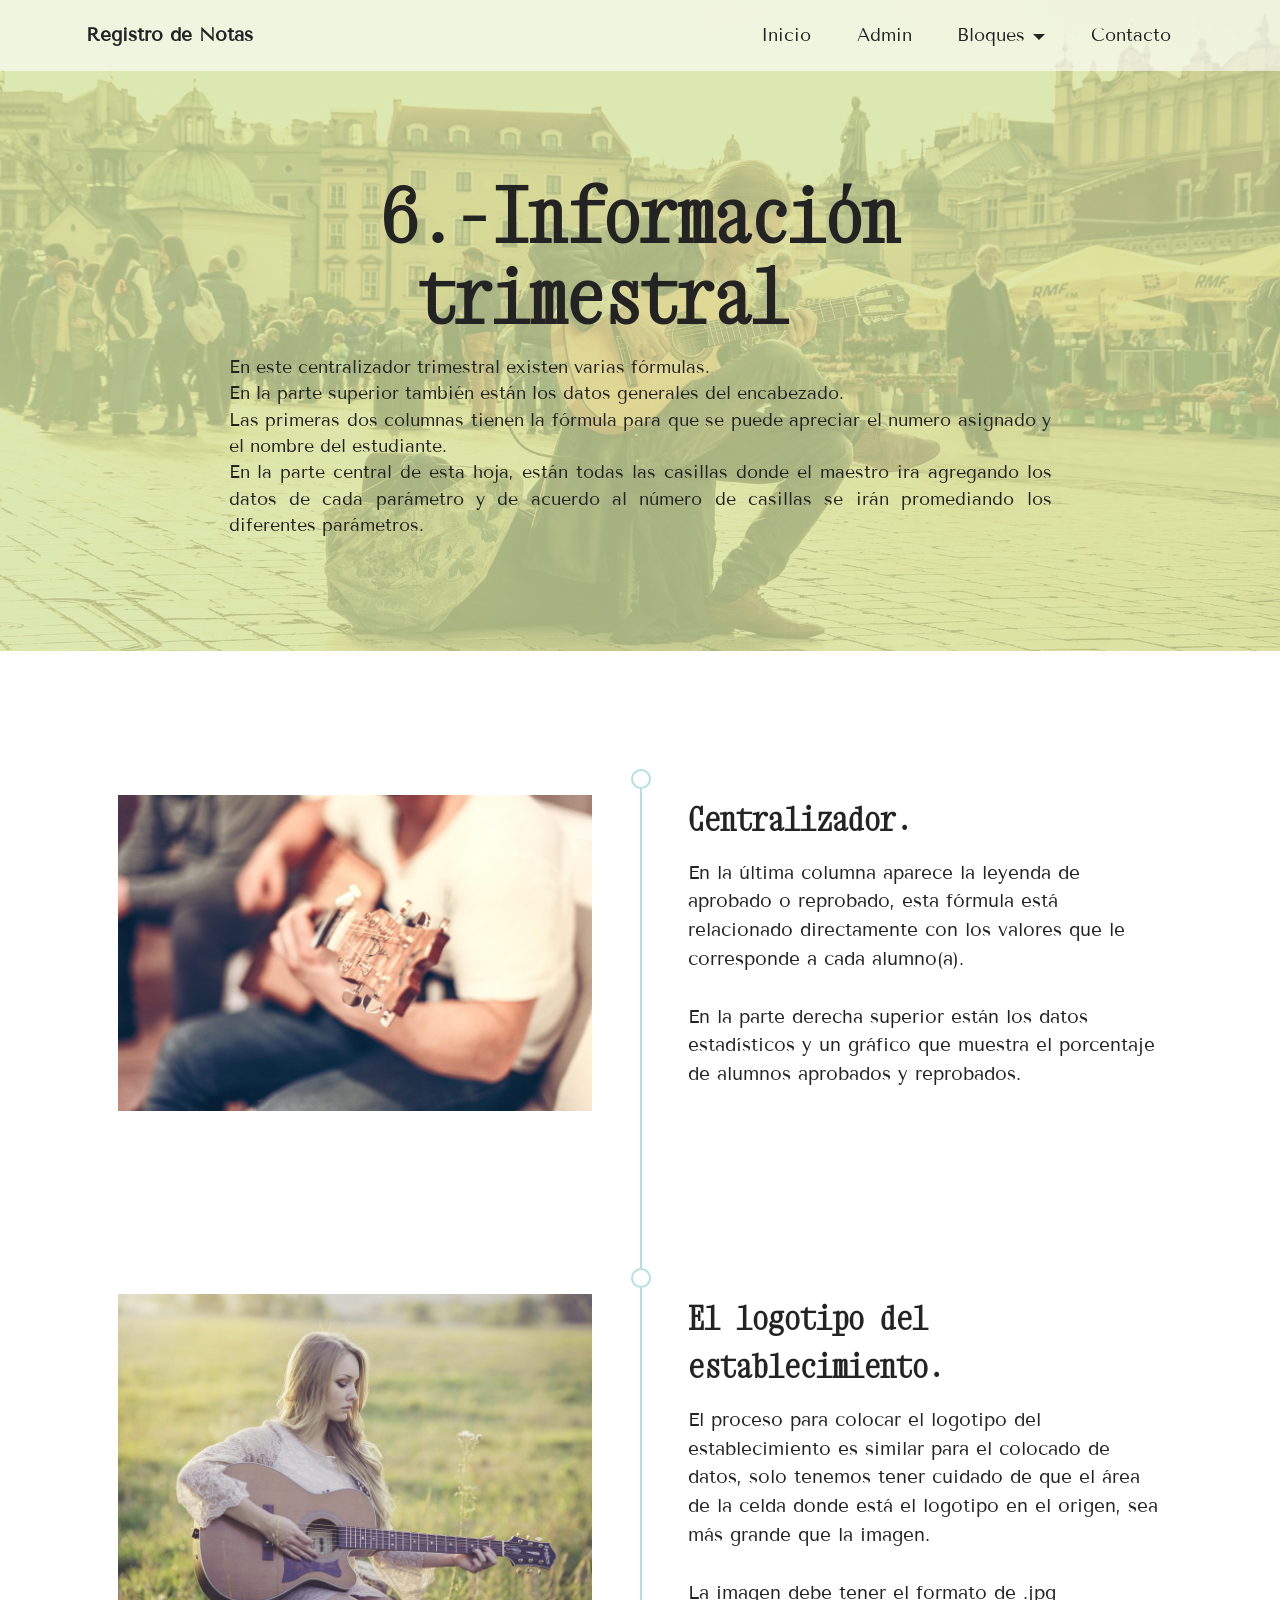
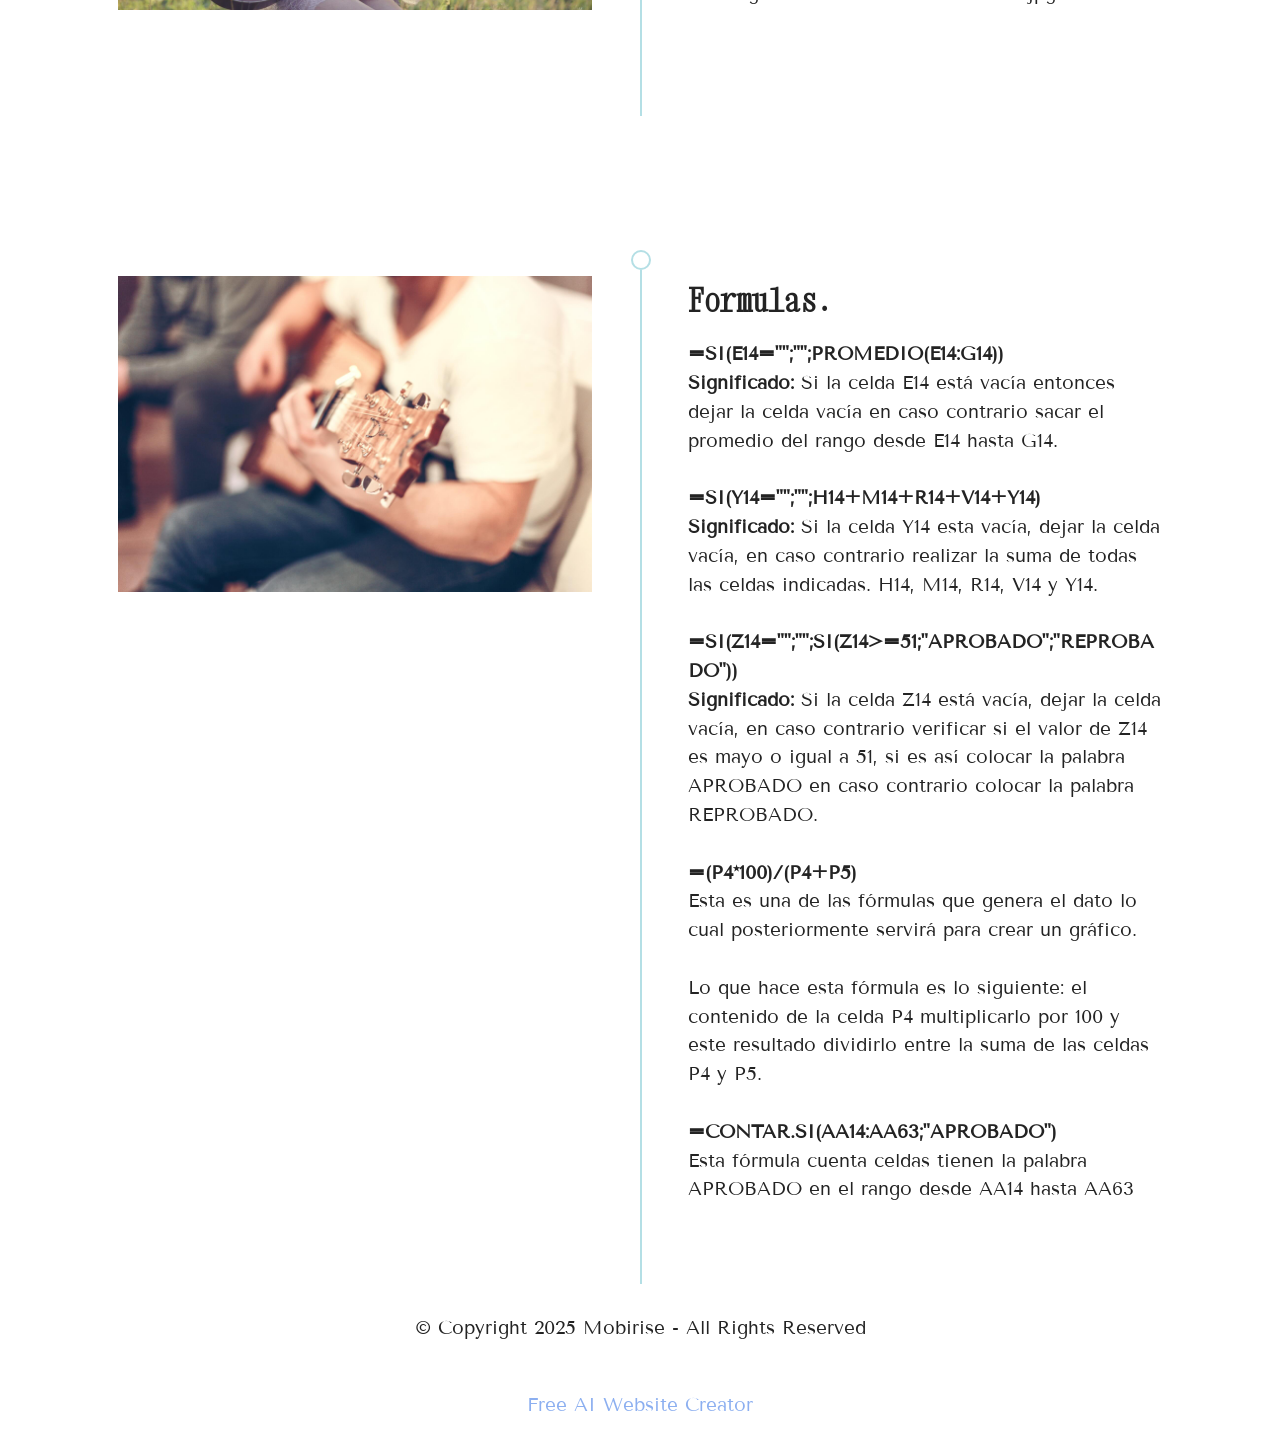
<file: ctrimestral.html>
<!DOCTYPE html>
<html  >
<head>
  <!-- Site made with Mobirise Website Builder v6.1.12, https://mobirise.com -->
  <meta charset="UTF-8">
  <meta http-equiv="X-UA-Compatible" content="IE=edge">
  <meta name="generator" content="Mobirise v6.1.12, mobirise.com">
  <meta name="viewport" content="width=device-width, initial-scale=1, minimum-scale=1">
  <link rel="shortcut icon" href="assets/images/logo.png" type="image/x-icon">
  <meta name="description" content="">
  
  
  <title>C. trimestral</title>
  <link rel="stylesheet" href="assets/bootstrap/css/bootstrap.min.css">
  <link rel="stylesheet" href="assets/dropdown/css/style.css">
  <link rel="stylesheet" href="assets/socicon/css/styles.css">
  <link rel="stylesheet" href="assets/theme/css/style.css">
  <link rel="preload" href="https://fonts.googleapis.com/css?family=Xanh+Mono:400,400i&display=swap" as="style" onload="this.onload=null;this.rel='stylesheet'">
  <noscript><link rel="stylesheet" href="https://fonts.googleapis.com/css?family=Xanh+Mono:400,400i&display=swap"></noscript>
  <link rel="preload" href="https://fonts.googleapis.com/css?family=Tenor+Sans:400&display=swap" as="style" onload="this.onload=null;this.rel='stylesheet'">
  <noscript><link rel="stylesheet" href="https://fonts.googleapis.com/css?family=Tenor+Sans:400&display=swap"></noscript>
  <link rel="preload" as="style" href="assets/mobirise/css/mbr-additional.css?v=P4oHXT"><link rel="stylesheet" href="assets/mobirise/css/mbr-additional.css?v=P4oHXT" type="text/css">

  
  
  
</head>
<body>
  
  <section data-bs-version="5.1" class="menu menu2 cid-vuWFD11gQZ" once="menu" id="menu2-16">
    
    <nav class="navbar navbar-dropdown navbar-expand-lg">
        <div class="container">
            <div class="navbar-brand">
                
                <span class="navbar-caption-wrap"><a class="navbar-caption text-black display-7" href="https://mobiri.se">Registro de Notas</a></span>
            </div>
            <button class="navbar-toggler" type="button" data-toggle="collapse" data-bs-toggle="collapse" data-target="#navbarSupportedContent" data-bs-target="#navbarSupportedContent" aria-controls="navbarNavAltMarkup" aria-expanded="false" aria-label="Toggle navigation">
                <div class="hamburger">
                    <span></span>
                    <span></span>
                    <span></span>
                    <span></span>
                </div>
            </button>
            <div class="collapse navbar-collapse" id="navbarSupportedContent">
                <ul class="navbar-nav nav-dropdown nav-right" data-app-modern-menu="true"><li class="nav-item"><a class="nav-link link text-black text-primary display-4" href="index.html">Inicio</a></li>
                    <li class="nav-item"><a class="nav-link link text-black text-primary display-4" href="page7.html">Admin</a></li>
                    <li class="nav-item dropdown"><a class="nav-link link dropdown-toggle text-black show display-4" href="index.html#features19-e" data-toggle="dropdown-submenu" data-bs-toggle="dropdown" data-bs-auto-close="outside" aria-expanded="false">Bloques</a><div class="dropdown-menu show" aria-labelledby="dropdown-170" data-bs-popper="none"><a class="dropdown-item text-black text-primary display-4" href="caracteristicas.html">Características</a><a class="show dropdown-item text-black text-primary display-4" href="caratula.html">Caratula</a><a class="show dropdown-item text-black text-primary display-4" href="filiacion.html">Filiación</a><a class="show dropdown-item text-black text-primary display-4" href="ctrimestral.html">C. trimestral</a><a class="show dropdown-item text-black text-primary display-4" href="canual.html">C.&nbsp; Anual</a><a class="show dropdown-item text-black text-primary display-4" href="observaciones.html">Observaciones</a></div>
                    </li><li class="nav-item"><a class="nav-link link text-black display-4" href="index.html#map1-a">Contacto</a></li></ul>
                
                
            </div>
        </div>
    </nav>
</section>

<section data-bs-version="5.1" class="header9 cid-vv1uRje4Eh" id="header9-2j">

    

    <div class="mbr-overlay" style="opacity: 0.7; background-color: rgb(211, 230, 156);"></div>

    <div class="text-center container">
        <div class="row justify-content-center">
            <div class="col-md-12 col-lg-9">
                <h1 class="mbr-section-title mbr-fonts-style mb-3 display-1"><strong>6.-Información trimestral&nbsp;&nbsp;</strong></h1>
                <p class="mbr-text mbr-fonts-style display-4">En este centralizador trimestral existen varias fórmulas.
<br>En la parte superior también están los datos generales del encabezado.
<br>Las primeras dos columnas tienen la fórmula para que se puede apreciar el numero asignado y el nombre del estudiante.
<br>En la parte central de esta hoja, están todas las casillas donde el maestro ira agregando los datos de cada parámetro y de acuerdo al número de casillas se irán promediando los diferentes parámetros.&nbsp;<br></p>
                
            </div>
        </div>
    </div>
</section>

<section data-bs-version="5.1" class="timeline3 cid-vuWFD44OM2" id="timeline3-18">
    
    
    <div class="container">
        
        <div class="timelines-container mt-4">
            <div class="row timeline-element first-separline mb-5">
                <div class="timeline-date col-12">
                    <div class="timeline-date-wrapper">
                        
                    </div>
                </div>
                <span class="iconBackground"></span>
                <div class="col-12 col-md-6">
                    <div class="image-wrapper">
                        <img src="assets/images/mbr-4.jpg" alt="Mobirise Website Builder" title="">
                    </div>
                </div>
                <div class="col-12 col-md-6">
                    <div class="timeline-text-wrapper">
                        <h4 class="mbr-timeline-title mbr-fonts-style mb-0 display-5"><strong>Centralizador.&nbsp;</strong></h4>
                        <p class="mbr-text mbr-fonts-style mt-3 mb-0 display-7">En la última columna aparece la leyenda de aprobado o reprobado, esta fórmula está relacionado directamente con los valores que le corresponde a cada alumno(a). 
<br> 
<br>En la parte derecha superior están los datos estadísticos y un gráfico que muestra el porcentaje de alumnos aprobados y reprobados. 
<br>&nbsp;<br></p>
                    </div>
                </div>
            </div>
            <div class="row timeline-element first-separline mb-5">
                <div class="timeline-date col-12">
                    <div class="timeline-date-wrapper">
                        
                    </div>
                </div>
                <span class="iconBackground"></span>
                <div class="col-12 col-md-6">
                    <div class="image-wrapper">
                        <img src="assets/images/mbr-6.jpg" alt="Mobirise Website Builder" title="">
                    </div>
                </div>
                <div class="col-12 col-md-6">
                    <div class="timeline-text-wrapper">
                        <h4 class="mbr-timeline-title mbr-fonts-style mb-0 display-5"><strong>El logotipo del establecimiento.&nbsp;&nbsp;</strong></h4>
                        <p class="mbr-text mbr-fonts-style mt-3 mb-0 display-7">El proceso para colocar el logotipo del establecimiento es similar para el colocado de datos, solo tenemos tener cuidado de que el área de la celda donde está el logotipo en el origen, sea más grande que la imagen. 
<br>
<br>La imagen debe tener el formato de .jpg  
<br>&nbsp;&nbsp;<br></p>
                    </div>
                </div>
            </div>
            
            
            
            
            
            
            
            
            
            
        </div>
    </div>
</section>

<section data-bs-version="5.1" class="timeline3 cid-vv0LdgQE8v" id="timeline3-25">
    
    
    <div class="container">
        
        <div class="timelines-container mt-4">
            <div class="row timeline-element first-separline mb-5">
                <div class="timeline-date col-12">
                    <div class="timeline-date-wrapper">
                        
                    </div>
                </div>
                <span class="iconBackground"></span>
                <div class="col-12 col-md-6">
                    <div class="image-wrapper">
                        <img src="assets/images/mbr-4.jpg" alt="Mobirise Website Builder" title="">
                    </div>
                </div>
                <div class="col-12 col-md-6">
                    <div class="timeline-text-wrapper">
                        <h4 class="mbr-timeline-title mbr-fonts-style mb-0 display-5"><strong>Formulas.&nbsp; &nbsp;</strong></h4>
                        <p class="mbr-text mbr-fonts-style mt-3 mb-0 display-7"><strong>=SI(E14="";"";PROMEDIO(E14:G14))  
</strong><br><strong>Significado: </strong> Si la celda E14 está vacía entonces dejar la celda vacía en caso contrario sacar el promedio del rango desde E14 hasta G14. 
<br> 
<br><strong>=SI(Y14="";"";H14+M14+R14+V14+Y14)  
</strong><br><strong>Significado:</strong> Si la celda Y14 esta vacía, dejar la celda vacía, en caso contrario realizar la suma de todas las celdas indicadas. H14, M14, R14, V14 y Y14. 
<br> 
<br><strong>=SI(Z14="";"";SI(Z14&gt;=51;"APROBADO";"REPROBADO"))  
</strong><br><strong>Significado:</strong>&nbsp;Si la celda Z14 está vacía, dejar la celda vacía, en caso contrario verificar si el valor de Z14 es mayo o igual a 51, si es así colocar la palabra APROBADO en caso contrario colocar la palabra REPROBADO. 
<br> 
<br><strong>=(P4*100)/(P4+P5)  
</strong><br>Esta es una de las fórmulas que genera el dato lo cual posteriormente servirá para crear un gráfico. 
<br> 
<br>Lo que hace esta fórmula es lo siguiente:  el contenido de la celda P4 multiplicarlo por 100 y este resultado dividirlo entre la suma de las celdas P4 y P5. 
<br> 
<br><strong>=CONTAR.SI(AA14:AA63;"APROBADO")  
</strong><br>Esta fórmula cuenta celdas tienen la palabra APROBADO en el rango desde AA14 hasta AA63&nbsp;&nbsp;<br></p>
                    </div>
                </div>
            </div>
            
            
            
            
            
            
            
            
            
            
            
        </div>
    </div>
</section>

<section data-bs-version="5.1" class="footer7 cid-vuWFDfIGjg" once="footers" id="footer7-1d">

    

    

    <div class="container">
        <div class="row align-center mbr-white">
            <div class="col-12">
                <p class="mbr-text mb-0 mbr-fonts-style display-7">
                    © Copyright 2025 Mobirise - All Rights Reserved
                </p>
            </div>
        </div>
    </div>
</section><section class="display-7" style="padding: 0;align-items: center;justify-content: center;flex-wrap: wrap;    align-content: center;display: flex;position: relative;height: 4rem;"><a href="https://mobiri.se/2001822" style="flex: 1 1;height: 4rem;position: absolute;width: 100%;z-index: 1;"><img alt="" style="height: 4rem;" src="[data-uri]"></a><p style="margin: 0;text-align: center;" class="display-7">&#8204;</p><a style="z-index:1" href="https://mobirise.com/builder/ai-website-creator.html">Free AI Website Creator</a></section><script src="assets/bootstrap/js/bootstrap.bundle.min.js"></script>  <script src="assets/smoothscroll/smooth-scroll.js"></script>  <script src="assets/ytplayer/index.js"></script>  <script src="assets/dropdown/js/navbar-dropdown.js"></script>  <script src="assets/theme/js/script.js"></script>  
  
  
</body>
</html>
</file>
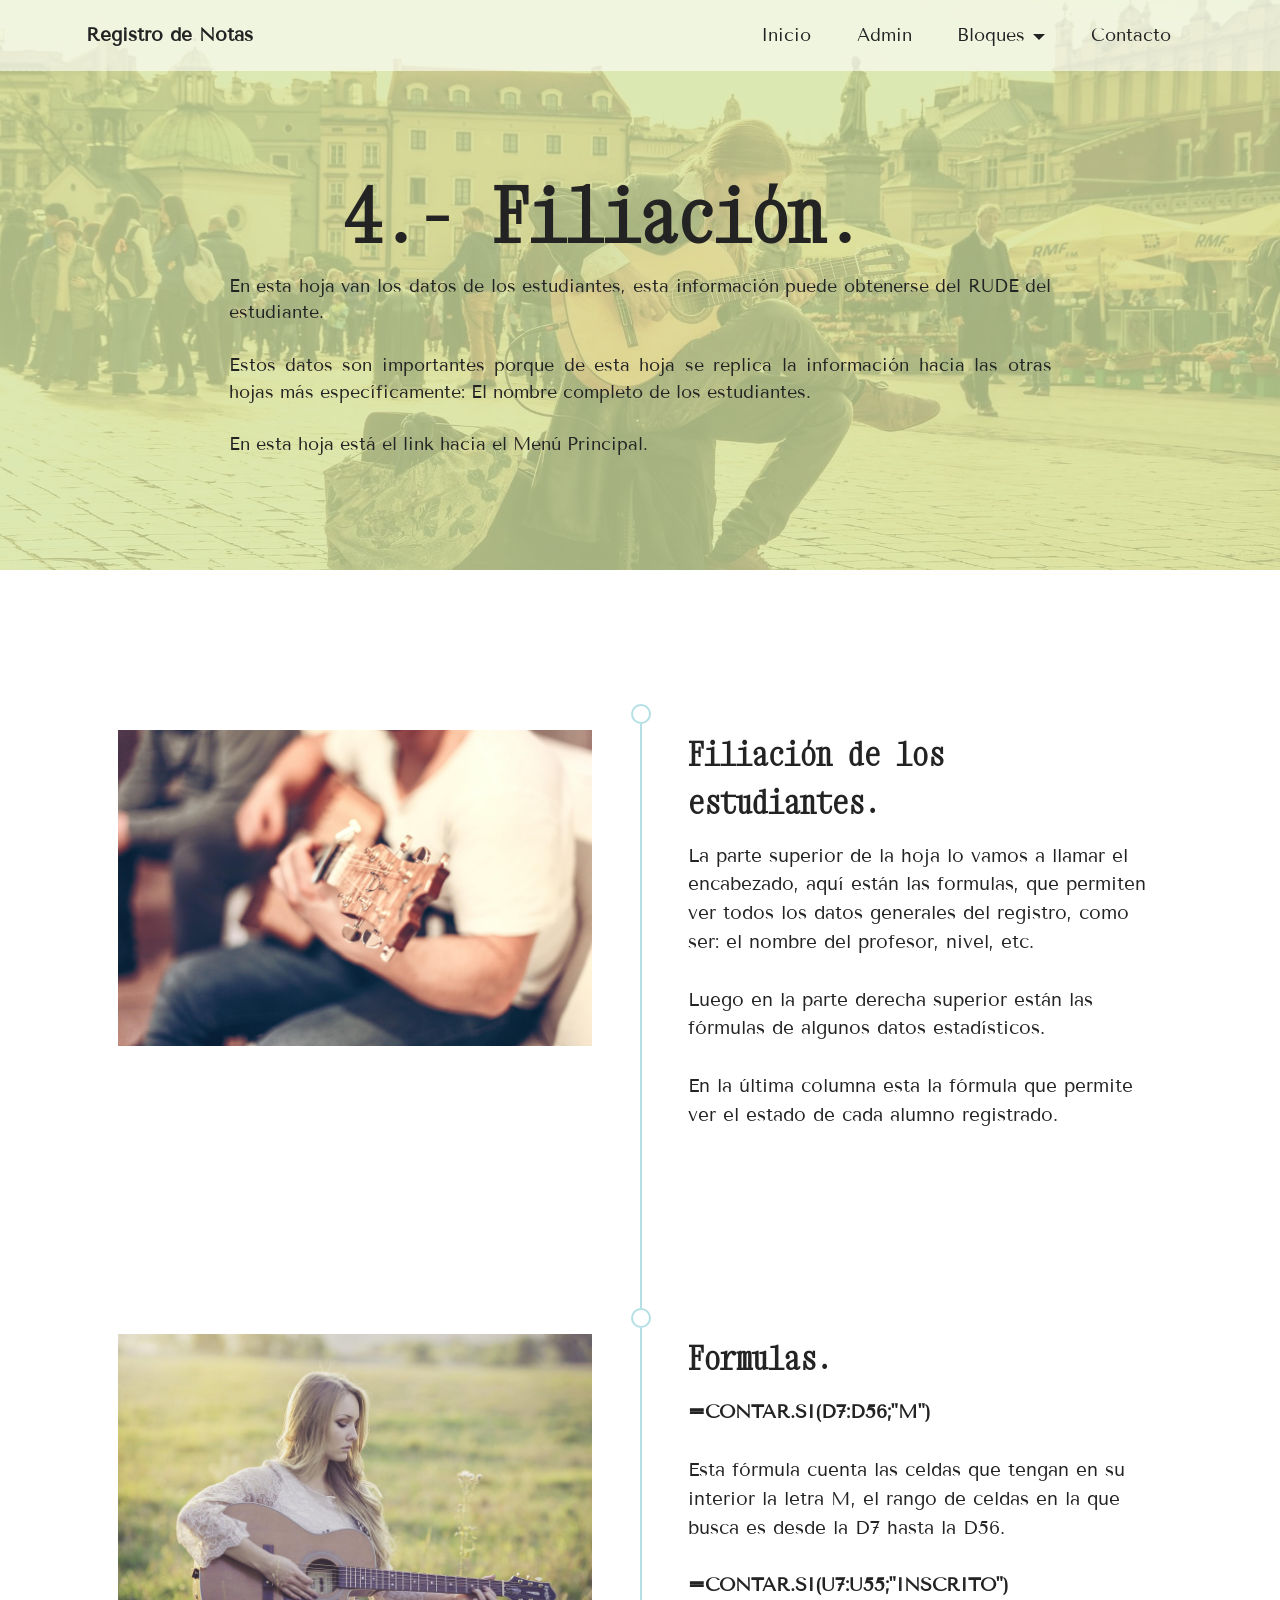
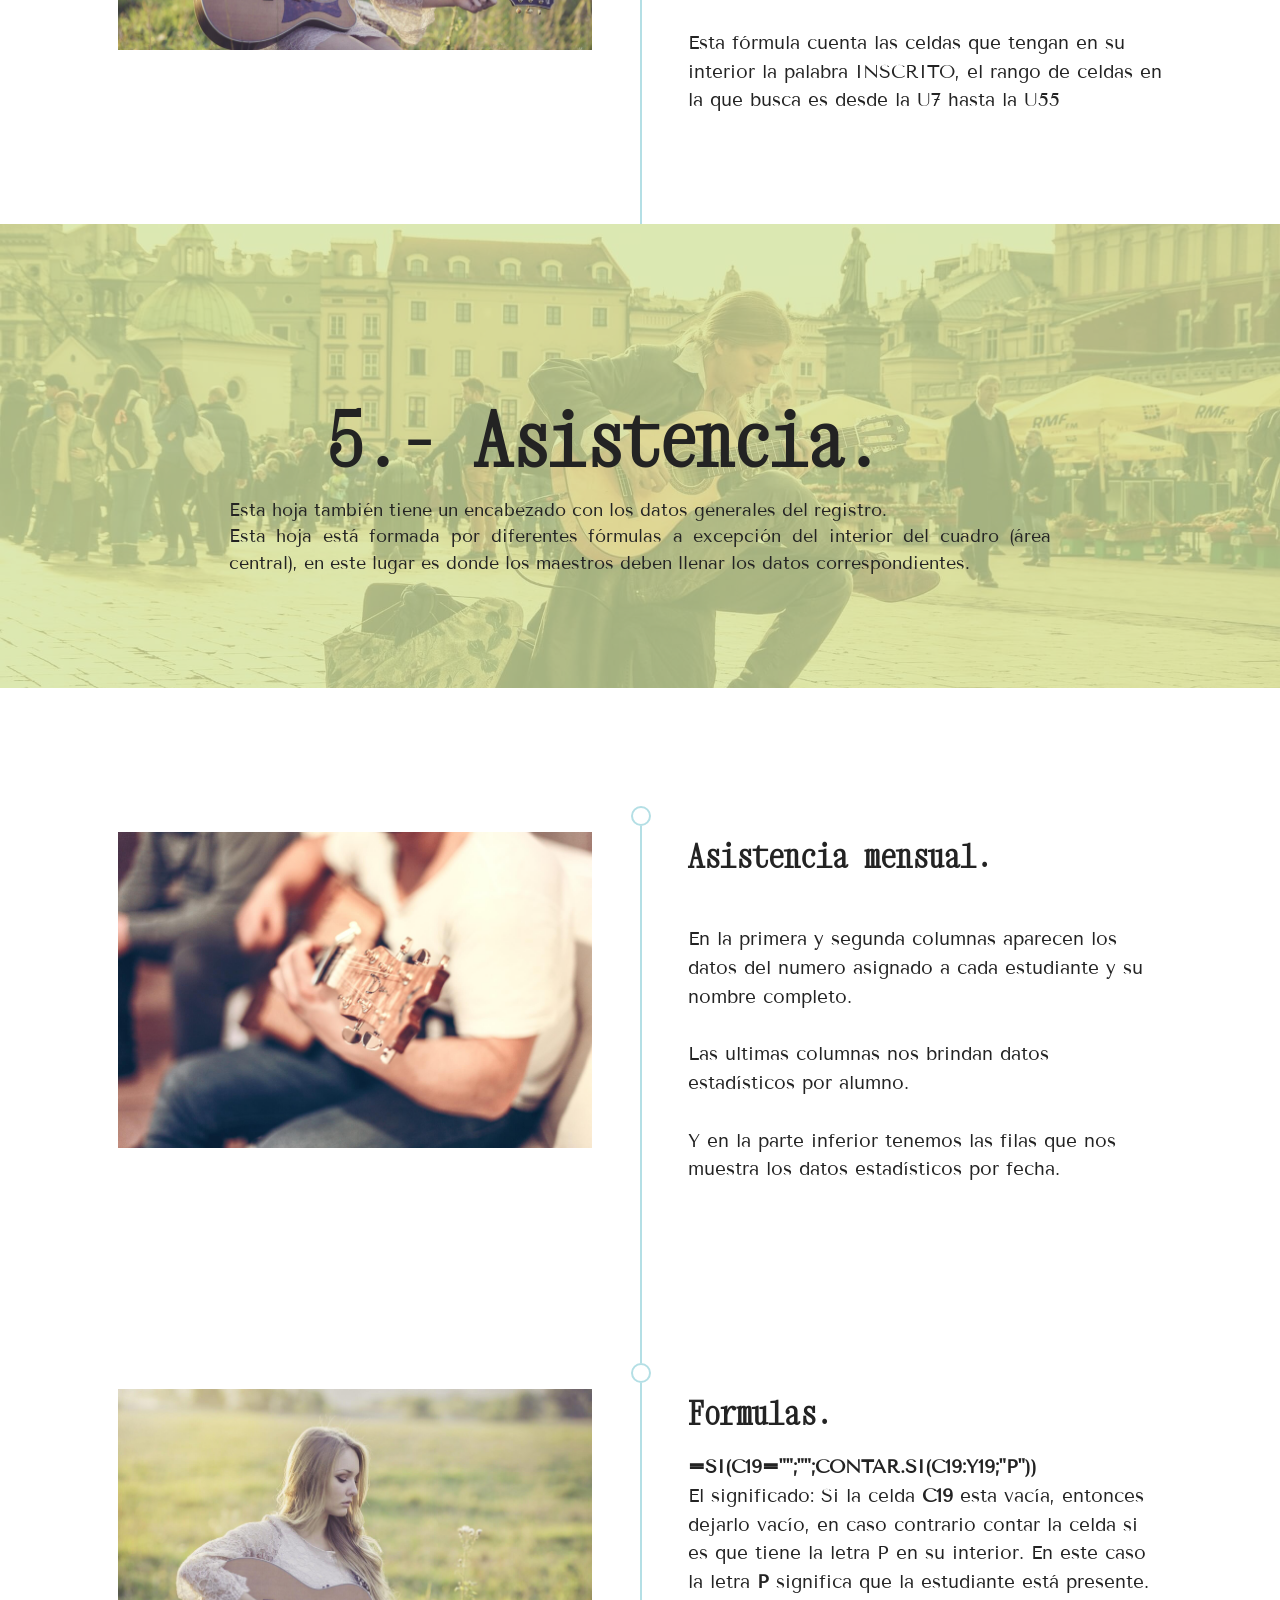
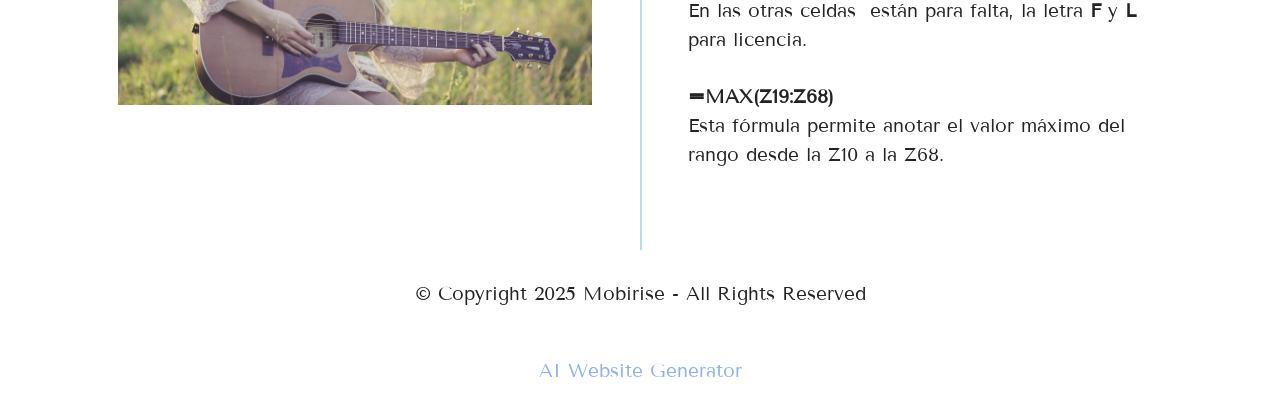
<file: filiacion.html>
<!DOCTYPE html>
<html  >
<head>
  <!-- Site made with Mobirise Website Builder v6.1.12, https://mobirise.com -->
  <meta charset="UTF-8">
  <meta http-equiv="X-UA-Compatible" content="IE=edge">
  <meta name="generator" content="Mobirise v6.1.12, mobirise.com">
  <meta name="viewport" content="width=device-width, initial-scale=1, minimum-scale=1">
  <link rel="shortcut icon" href="assets/images/logo.png" type="image/x-icon">
  <meta name="description" content="">
  
  
  <title>Filiación</title>
  <link rel="stylesheet" href="assets/bootstrap/css/bootstrap.min.css">
  <link rel="stylesheet" href="assets/dropdown/css/style.css">
  <link rel="stylesheet" href="assets/socicon/css/styles.css">
  <link rel="stylesheet" href="assets/theme/css/style.css">
  <link rel="preload" href="https://fonts.googleapis.com/css?family=Xanh+Mono:400,400i&display=swap" as="style" onload="this.onload=null;this.rel='stylesheet'">
  <noscript><link rel="stylesheet" href="https://fonts.googleapis.com/css?family=Xanh+Mono:400,400i&display=swap"></noscript>
  <link rel="preload" href="https://fonts.googleapis.com/css?family=Tenor+Sans:400&display=swap" as="style" onload="this.onload=null;this.rel='stylesheet'">
  <noscript><link rel="stylesheet" href="https://fonts.googleapis.com/css?family=Tenor+Sans:400&display=swap"></noscript>
  <link rel="preload" as="style" href="assets/mobirise/css/mbr-additional.css?v=G7mgIh"><link rel="stylesheet" href="assets/mobirise/css/mbr-additional.css?v=G7mgIh" type="text/css">

  
  
  
</head>
<body>
  
  <section data-bs-version="5.1" class="menu menu2 cid-vuWFurzfZN" once="menu" id="menu2-q">
    
    <nav class="navbar navbar-dropdown navbar-expand-lg">
        <div class="container">
            <div class="navbar-brand">
                
                <span class="navbar-caption-wrap"><a class="navbar-caption text-black display-7" href="https://mobiri.se">Registro de Notas</a></span>
            </div>
            <button class="navbar-toggler" type="button" data-toggle="collapse" data-bs-toggle="collapse" data-target="#navbarSupportedContent" data-bs-target="#navbarSupportedContent" aria-controls="navbarNavAltMarkup" aria-expanded="false" aria-label="Toggle navigation">
                <div class="hamburger">
                    <span></span>
                    <span></span>
                    <span></span>
                    <span></span>
                </div>
            </button>
            <div class="collapse navbar-collapse" id="navbarSupportedContent">
                <ul class="navbar-nav nav-dropdown nav-right" data-app-modern-menu="true"><li class="nav-item"><a class="nav-link link text-black text-primary display-4" href="index.html">Inicio</a></li>
                    <li class="nav-item"><a class="nav-link link text-black text-primary display-4" href="page7.html">Admin</a></li>
                    <li class="nav-item dropdown"><a class="nav-link link dropdown-toggle text-black show display-4" href="index.html#features19-e" data-toggle="dropdown-submenu" data-bs-toggle="dropdown" data-bs-auto-close="outside" aria-expanded="false">Bloques</a><div class="dropdown-menu show" aria-labelledby="dropdown-170" data-bs-popper="none"><a class="dropdown-item text-black text-primary display-4" href="caracteristicas.html">Características</a><a class="show dropdown-item text-black text-primary display-4" href="caratula.html">Caratula</a><a class="show dropdown-item text-black text-primary display-4" href="filiacion.html">Filiación</a><a class="show dropdown-item text-black text-primary display-4" href="ctrimestral.html">C. trimestral</a><a class="show dropdown-item text-black text-primary display-4" href="canual.html">C.&nbsp; Anual</a><a class="show dropdown-item text-black text-primary display-4" href="observaciones.html">Observaciones</a></div>
                    </li><li class="nav-item"><a class="nav-link link text-black display-4" href="index.html#map1-a">Contacto</a></li></ul>
                
                
            </div>
        </div>
    </nav>
</section>

<section data-bs-version="5.1" class="header9 cid-vv1uf9gcxB" id="header9-2h">

    

    <div class="mbr-overlay" style="opacity: 0.7; background-color: rgb(211, 230, 156);"></div>

    <div class="text-center container">
        <div class="row justify-content-center">
            <div class="col-md-12 col-lg-9">
                <h1 class="mbr-section-title mbr-fonts-style mb-3 display-1"><strong>4.- Filiación.&nbsp;&nbsp;</strong></h1>
                <p class="mbr-text mbr-fonts-style display-4">En esta hoja van los datos de los estudiantes, esta información puede obtenerse del RUDE del estudiante.
<br>
<br>Estos datos son importantes porque de esta hoja se replica la información hacia las otras hojas más específicamente: El nombre completo de los estudiantes.
<br>
<br>En esta hoja está el link hacia el Menú Principal.&nbsp;<br></p>
                
            </div>
        </div>
    </div>
</section>

<section data-bs-version="5.1" class="timeline3 cid-vuWFuvqTmY" id="timeline3-s">
    
    
    <div class="container">
        
        <div class="timelines-container mt-4">
            <div class="row timeline-element first-separline mb-5">
                <div class="timeline-date col-12">
                    <div class="timeline-date-wrapper">
                        
                    </div>
                </div>
                <span class="iconBackground"></span>
                <div class="col-12 col-md-6">
                    <div class="image-wrapper">
                        <img src="assets/images/mbr-4.jpg" alt="Mobirise Website Builder" title="">
                    </div>
                </div>
                <div class="col-12 col-md-6">
                    <div class="timeline-text-wrapper">
                        <h4 class="mbr-timeline-title mbr-fonts-style mb-0 display-5"><strong>Filiación de los estudiantes.&nbsp;&nbsp;</strong></h4>
                        <p class="mbr-text mbr-fonts-style mt-3 mb-0 display-7">La parte superior de la hoja lo vamos a llamar el encabezado, aquí están las formulas, que permiten ver todos los datos generales del registro, como ser:  el nombre del profesor, nivel, etc. 
<br> 
<br>Luego en la parte derecha superior están las fórmulas de algunos datos estadísticos. 
<br> 
<br>En la última columna   esta la fórmula que permite ver el estado de cada alumno registrado. 
<br>&nbsp;&nbsp;<br></p>
                    </div>
                </div>
            </div>
            <div class="row timeline-element first-separline mb-5">
                <div class="timeline-date col-12">
                    <div class="timeline-date-wrapper">
                        
                    </div>
                </div>
                <span class="iconBackground"></span>
                <div class="col-12 col-md-6">
                    <div class="image-wrapper">
                        <img src="assets/images/mbr-6.jpg" alt="Mobirise Website Builder" title="">
                    </div>
                </div>
                <div class="col-12 col-md-6">
                    <div class="timeline-text-wrapper">
                        <h4 class="mbr-timeline-title mbr-fonts-style mb-0 display-5"><strong>Formulas.&nbsp;</strong></h4>
                        <p class="mbr-text mbr-fonts-style mt-3 mb-0 display-7"><strong>=CONTAR.SI(D7:D56;"M") 
</strong><br> 
<br>Esta fórmula cuenta las celdas que tengan en su interior la letra M, el rango de celdas en la que busca es desde la D7 hasta la D56. 
<br> 
<br><strong>=CONTAR.SI(U7:U55;"INSCRITO") 
</strong><br> 
<br>Esta fórmula cuenta las celdas que tengan en su interior la palabra INSCRITO, el rango de celdas en la que busca es desde la U7 hasta la U55 
<br> 
<br></p>
                    </div>
                </div>
            </div>
            
            
            
            
            
            
            
            
            
            
        </div>
    </div>
</section>

<section data-bs-version="5.1" class="header9 cid-vv1ugZiJMr" id="header9-2i">

    

    <div class="mbr-overlay" style="opacity: 0.7; background-color: rgb(211, 230, 156);"></div>

    <div class="text-center container">
        <div class="row justify-content-center">
            <div class="col-md-12 col-lg-9">
                <h1 class="mbr-section-title mbr-fonts-style mb-3 display-1"><strong>5.- Asistencia.&nbsp;&nbsp;</strong></h1>
                <p class="mbr-text mbr-fonts-style display-4">Esta hoja también tiene un encabezado con los datos generales del registro.
<br>Esta hoja está formada por diferentes fórmulas a excepción del interior del cuadro (área central), en este lugar es donde los maestros deben llenar los datos correspondientes.&nbsp;<br></p>
                
            </div>
        </div>
    </div>
</section>

<section data-bs-version="5.1" class="timeline3 cid-vv0Klhmgio" id="timeline3-24">
    
    
    <div class="container">
        
        <div class="timelines-container mt-4">
            <div class="row timeline-element first-separline mb-5">
                <div class="timeline-date col-12">
                    <div class="timeline-date-wrapper">
                        
                    </div>
                </div>
                <span class="iconBackground"></span>
                <div class="col-12 col-md-6">
                    <div class="image-wrapper">
                        <img src="assets/images/mbr-4.jpg" alt="Mobirise Website Builder" title="">
                    </div>
                </div>
                <div class="col-12 col-md-6">
                    <div class="timeline-text-wrapper">
                        <h4 class="mbr-timeline-title mbr-fonts-style mb-0 display-5"><strong>Asistencia mensual.&nbsp; &nbsp;</strong></h4>
                        <p class="mbr-text mbr-fonts-style mt-3 mb-0 display-7"><br>En la primera y segunda columnas aparecen los datos del numero asignado a cada estudiante y su nombre completo.
<br>
<br>Las ultimas columnas nos brindan datos estadísticos por alumno.
<br>
<br>Y en la parte inferior tenemos las filas que nos muestra los datos estadísticos por fecha.&nbsp;&nbsp;<br>&nbsp;&nbsp;<br></p>
                    </div>
                </div>
            </div>
            <div class="row timeline-element first-separline mb-5">
                <div class="timeline-date col-12">
                    <div class="timeline-date-wrapper">
                        
                    </div>
                </div>
                <span class="iconBackground"></span>
                <div class="col-12 col-md-6">
                    <div class="image-wrapper">
                        <img src="assets/images/mbr-6.jpg" alt="Mobirise Website Builder" title="">
                    </div>
                </div>
                <div class="col-12 col-md-6">
                    <div class="timeline-text-wrapper">
                        <h4 class="mbr-timeline-title mbr-fonts-style mb-0 display-5"><strong>Formulas.&nbsp;&nbsp;</strong></h4>
                        <p class="mbr-text mbr-fonts-style mt-3 mb-0 display-7"><strong>=SI(C19="";"";CONTAR.SI(C19:Y19;"P"))  
</strong><br>El significado: Si la celda <strong>C19</strong> esta vacía, entonces dejarlo vacío, en caso contrario contar la celda si es que tiene la letra P en su interior. En este caso la letra <strong>P</strong> significa que la estudiante está presente. En las&nbsp;otras celdas&nbsp; están para falta, la letra <strong>F</strong> y <strong>L </strong>para licencia.<br> 
<br><strong>=MAX(Z19:Z68)    
</strong><br>Esta fórmula permite anotar el valor máximo del rango desde la Z10 a la Z68.&nbsp;&nbsp;<br></p>
                    </div>
                </div>
            </div>
            
            
            
            
            
            
            
            
            
            
        </div>
    </div>
</section>

<section data-bs-version="5.1" class="footer7 cid-vuWFuH5F9P" once="footers" id="footer7-x">

    

    

    <div class="container">
        <div class="row align-center mbr-white">
            <div class="col-12">
                <p class="mbr-text mb-0 mbr-fonts-style display-7">
                    © Copyright 2025 Mobirise - All Rights Reserved
                </p>
            </div>
        </div>
    </div>
</section><section class="display-7" style="padding: 0;align-items: center;justify-content: center;flex-wrap: wrap;    align-content: center;display: flex;position: relative;height: 4rem;"><a href="https://mobiri.se/2001822" style="flex: 1 1;height: 4rem;position: absolute;width: 100%;z-index: 1;"><img alt="" style="height: 4rem;" src="[data-uri]"></a><p style="margin: 0;text-align: center;" class="display-7">&#8204;</p><a style="z-index:1" href="https://mobirise.com/builder/ai-website-generator.html">AI Website Generator</a></section><script src="assets/bootstrap/js/bootstrap.bundle.min.js"></script>  <script src="assets/smoothscroll/smooth-scroll.js"></script>  <script src="assets/ytplayer/index.js"></script>  <script src="assets/dropdown/js/navbar-dropdown.js"></script>  <script src="assets/theme/js/script.js"></script>  
  
  
</body>
</html>
</file>
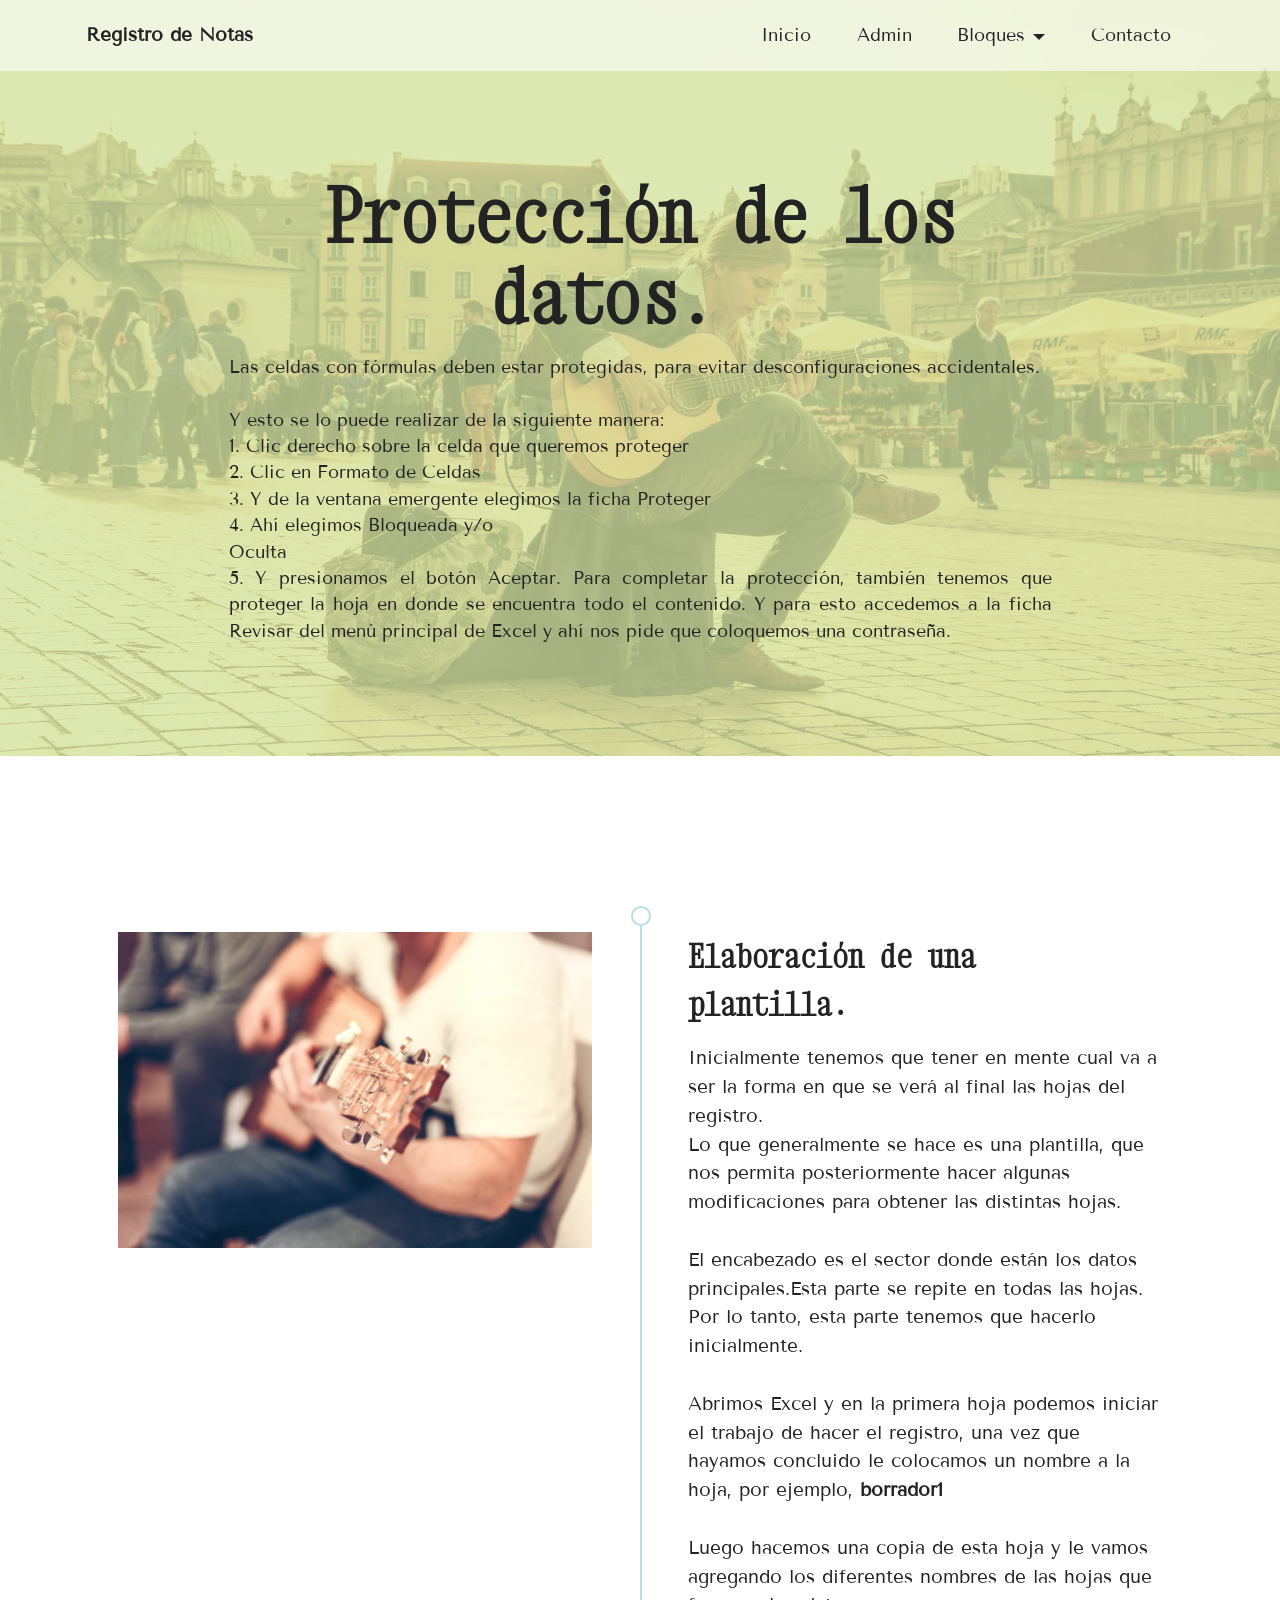
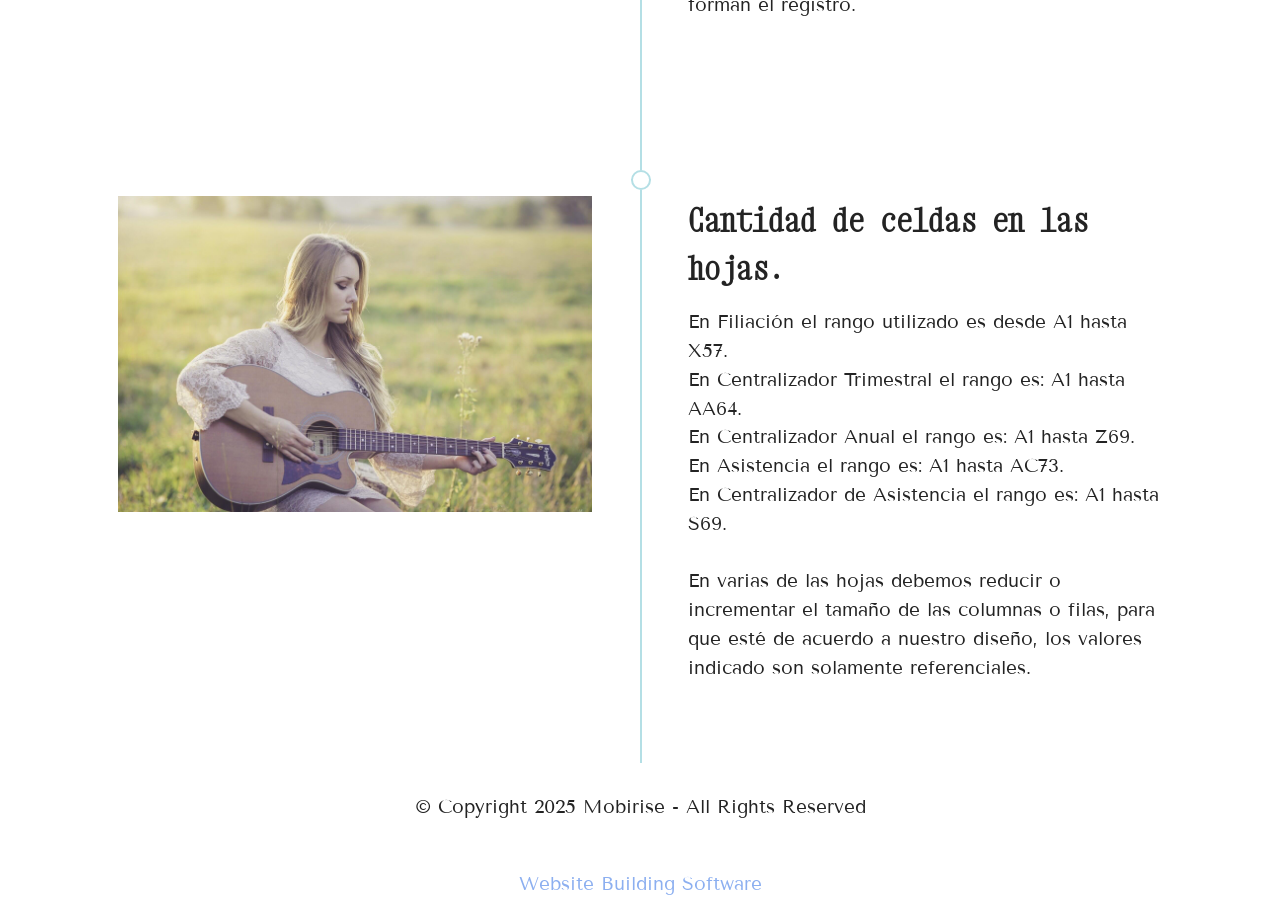
<file: observaciones.html>
<!DOCTYPE html>
<html  >
<head>
  <!-- Site made with Mobirise Website Builder v6.1.12, https://mobirise.com -->
  <meta charset="UTF-8">
  <meta http-equiv="X-UA-Compatible" content="IE=edge">
  <meta name="generator" content="Mobirise v6.1.12, mobirise.com">
  <meta name="viewport" content="width=device-width, initial-scale=1, minimum-scale=1">
  <link rel="shortcut icon" href="assets/images/logo.png" type="image/x-icon">
  <meta name="description" content="">
  
  
  <title>Observaciones</title>
  <link rel="stylesheet" href="assets/bootstrap/css/bootstrap.min.css">
  <link rel="stylesheet" href="assets/dropdown/css/style.css">
  <link rel="stylesheet" href="assets/socicon/css/styles.css">
  <link rel="stylesheet" href="assets/theme/css/style.css">
  <link rel="preload" href="https://fonts.googleapis.com/css?family=Xanh+Mono:400,400i&display=swap" as="style" onload="this.onload=null;this.rel='stylesheet'">
  <noscript><link rel="stylesheet" href="https://fonts.googleapis.com/css?family=Xanh+Mono:400,400i&display=swap"></noscript>
  <link rel="preload" href="https://fonts.googleapis.com/css?family=Tenor+Sans:400&display=swap" as="style" onload="this.onload=null;this.rel='stylesheet'">
  <noscript><link rel="stylesheet" href="https://fonts.googleapis.com/css?family=Tenor+Sans:400&display=swap"></noscript>
  <link rel="preload" as="style" href="assets/mobirise/css/mbr-additional.css?v=BQ6lyJ"><link rel="stylesheet" href="assets/mobirise/css/mbr-additional.css?v=BQ6lyJ" type="text/css">

  
  
  
</head>
<body>
  
  <section data-bs-version="5.1" class="menu menu2 cid-vuWGkE6Z7Z" once="menu" id="menu2-1m">
    
    <nav class="navbar navbar-dropdown navbar-expand-lg">
        <div class="container">
            <div class="navbar-brand">
                
                <span class="navbar-caption-wrap"><a class="navbar-caption text-black display-7" href="https://mobiri.se">Registro de Notas</a></span>
            </div>
            <button class="navbar-toggler" type="button" data-toggle="collapse" data-bs-toggle="collapse" data-target="#navbarSupportedContent" data-bs-target="#navbarSupportedContent" aria-controls="navbarNavAltMarkup" aria-expanded="false" aria-label="Toggle navigation">
                <div class="hamburger">
                    <span></span>
                    <span></span>
                    <span></span>
                    <span></span>
                </div>
            </button>
            <div class="collapse navbar-collapse" id="navbarSupportedContent">
                <ul class="navbar-nav nav-dropdown nav-right" data-app-modern-menu="true"><li class="nav-item"><a class="nav-link link text-black text-primary display-4" href="index.html">Inicio</a></li>
                    <li class="nav-item"><a class="nav-link link text-black text-primary display-4" href="page7.html">Admin</a></li>
                    <li class="nav-item dropdown"><a class="nav-link link dropdown-toggle text-black show display-4" href="index.html#features19-e" data-toggle="dropdown-submenu" data-bs-toggle="dropdown" data-bs-auto-close="outside" aria-expanded="false">Bloques</a><div class="dropdown-menu show" aria-labelledby="dropdown-170" data-bs-popper="none"><a class="dropdown-item text-black text-primary display-4" href="caracteristicas.html">Características</a><a class="show dropdown-item text-black text-primary display-4" href="caratula.html">Caratula</a><a class="show dropdown-item text-black text-primary display-4" href="filiacion.html">Filiación</a><a class="show dropdown-item text-black text-primary display-4" href="ctrimestral.html">C. trimestral</a><a class="show dropdown-item text-black text-primary display-4" href="canual.html">C.&nbsp; Anual</a><a class="show dropdown-item text-black text-primary display-4" href="observaciones.html">Observaciones</a></div>
                    </li><li class="nav-item"><a class="nav-link link text-black display-4" href="index.html#map1-a">Contacto</a></li></ul>
                
                
            </div>
        </div>
    </nav>
</section>

<section data-bs-version="5.1" class="header9 cid-vuWGkG0bJP" id="header9-1n">

    

    <div class="mbr-overlay" style="opacity: 0.7; background-color: rgb(211, 230, 156);"></div>

    <div class="text-center container">
        <div class="row justify-content-center">
            <div class="col-md-12 col-lg-9">
                <h1 class="mbr-section-title mbr-fonts-style mb-3 display-1"><strong>Protección de los datos.&nbsp;&nbsp;</strong></h1>
                <p class="mbr-text mbr-fonts-style display-4">Las celdas con fórmulas deben estar protegidas, para evitar desconfiguraciones accidentales. 
<br> 
<br>Y esto se lo puede realizar de la siguiente manera: 
<br>1.	Clic derecho sobre la celda que queremos proteger 
<br>2.	Clic en Formato de Celdas 
<br>3.	Y de la ventana emergente elegimos la ficha Proteger 
<br>4.	Ahí elegimos Bloqueada y/o 
<br>Oculta 
<br>5.	Y presionamos el botón Aceptar. Para completar la protección, también tenemos que proteger la hoja en donde se encuentra todo el contenido. Y para esto accedemos a la ficha Revisar del menú principal de Excel y ahí nos pide que coloquemos una contraseña.&nbsp;&nbsp;<br></p>
                
            </div>
        </div>
    </div>
</section>

<section data-bs-version="5.1" class="timeline3 cid-vuWGkI9lYR" id="timeline3-1o">
    
    
    <div class="container">
        
        <div class="timelines-container mt-4">
            <div class="row timeline-element first-separline mb-5">
                <div class="timeline-date col-12">
                    <div class="timeline-date-wrapper">
                        
                    </div>
                </div>
                <span class="iconBackground"></span>
                <div class="col-12 col-md-6">
                    <div class="image-wrapper">
                        <img src="assets/images/mbr-4.jpg" alt="Mobirise Website Builder" title="">
                    </div>
                </div>
                <div class="col-12 col-md-6">
                    <div class="timeline-text-wrapper">
                        <h4 class="mbr-timeline-title mbr-fonts-style mb-0 display-5"><strong>Elaboración de una plantilla.&nbsp; &nbsp;</strong></h4>
                        <p class="mbr-text mbr-fonts-style mt-3 mb-0 display-7">Inicialmente tenemos que tener en mente cual va a ser la forma en que se verá al final las hojas del registro. 
<br>Lo que generalmente se hace es una plantilla, que nos permita posteriormente hacer algunas modificaciones para obtener las distintas hojas. 
<br> 
<br>El encabezado es el sector donde están los datos principales.Esta parte se repite en todas las hojas.  
<br>Por lo tanto, esta parte tenemos que hacerlo inicialmente. 
<br> 
<br>Abrimos Excel y en la primera hoja podemos iniciar el trabajo de hacer el registro, una vez que hayamos concluido   le colocamos un nombre a la hoja, por ejemplo, <strong>borrador1 
</strong><br> 
<br>Luego hacemos una copia de esta hoja y le vamos agregando los diferentes nombres de las hojas que forman el registro.&nbsp;&nbsp;<br></p>
                    </div>
                </div>
            </div>
            <div class="row timeline-element first-separline mb-5">
                <div class="timeline-date col-12">
                    <div class="timeline-date-wrapper">
                        
                    </div>
                </div>
                <span class="iconBackground"></span>
                <div class="col-12 col-md-6">
                    <div class="image-wrapper">
                        <img src="assets/images/mbr-6.jpg" alt="Mobirise Website Builder" title="">
                    </div>
                </div>
                <div class="col-12 col-md-6">
                    <div class="timeline-text-wrapper">
                        <h4 class="mbr-timeline-title mbr-fonts-style mb-0 display-5"><strong>Cantidad de celdas en las hojas.&nbsp;&nbsp;</strong></h4>
                        <p class="mbr-text mbr-fonts-style mt-3 mb-0 display-7">En Filiación el rango utilizado es desde A1 hasta X57. 
<br>En Centralizador Trimestral el rango es: A1 hasta AA64. 
<br>En Centralizador Anual el rango es: A1 hasta Z69. 
<br>En Asistencia el rango es: A1 hasta AC73. 
<br>En Centralizador de Asistencia el rango es: A1 hasta S69. 
<br> 
<br>En varias de las hojas debemos reducir o incrementar el tamaño de las columnas o filas, para que esté de acuerdo a nuestro diseño, los valores indicado son solamente referenciales.&nbsp;&nbsp;<br></p>
                    </div>
                </div>
            </div>
            
            
            
            
            
            
            
            
            
            
        </div>
    </div>
</section>

<section data-bs-version="5.1" class="footer7 cid-vuWGkV3FVp" once="footers" id="footer7-1t">

    

    

    <div class="container">
        <div class="row align-center mbr-white">
            <div class="col-12">
                <p class="mbr-text mb-0 mbr-fonts-style display-7">
                    © Copyright 2025 Mobirise - All Rights Reserved
                </p>
            </div>
        </div>
    </div>
</section><section class="display-7" style="padding: 0;align-items: center;justify-content: center;flex-wrap: wrap;    align-content: center;display: flex;position: relative;height: 4rem;"><a href="https://mobiri.se/2001822" style="flex: 1 1;height: 4rem;position: absolute;width: 100%;z-index: 1;"><img alt="" style="height: 4rem;" src="[data-uri]"></a><p style="margin: 0;text-align: center;" class="display-7">&#8204;</p><a style="z-index:1" href="https://mobirise.com"> Website Building Software</a></section><script src="assets/bootstrap/js/bootstrap.bundle.min.js"></script>  <script src="assets/smoothscroll/smooth-scroll.js"></script>  <script src="assets/ytplayer/index.js"></script>  <script src="assets/dropdown/js/navbar-dropdown.js"></script>  <script src="assets/theme/js/script.js"></script>  
  
  
</body>
</html>
</file>
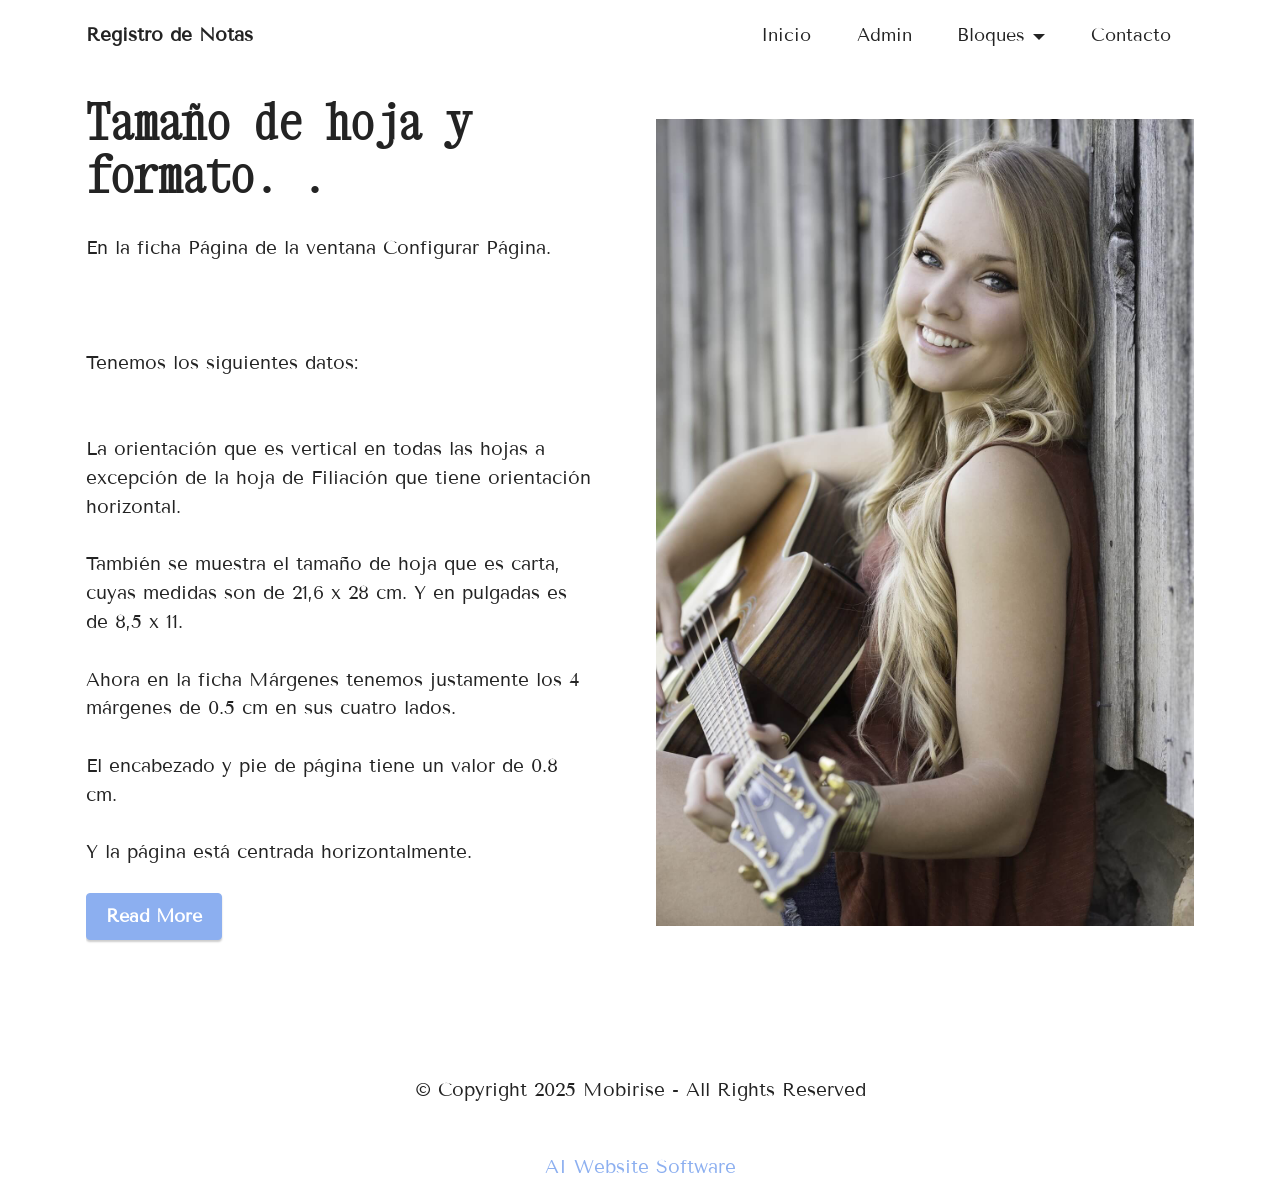
<file: page7.html>
<!DOCTYPE html>
<html  >
<head>
  <!-- Site made with Mobirise Website Builder v6.1.12, https://mobirise.com -->
  <meta charset="UTF-8">
  <meta http-equiv="X-UA-Compatible" content="IE=edge">
  <meta name="generator" content="Mobirise v6.1.12, mobirise.com">
  <meta name="viewport" content="width=device-width, initial-scale=1, minimum-scale=1">
  <link rel="shortcut icon" href="assets/images/logo.png" type="image/x-icon">
  <meta name="description" content="">
  
  
  <title>Admin</title>
  <link rel="stylesheet" href="assets/web/assets/mobirise-icons2/mobirise2.css">
  <link rel="stylesheet" href="assets/bootstrap/css/bootstrap.min.css">
  <link rel="stylesheet" href="assets/dropdown/css/style.css">
  <link rel="stylesheet" href="assets/socicon/css/styles.css">
  <link rel="stylesheet" href="assets/theme/css/style.css">
  <link rel="preload" href="https://fonts.googleapis.com/css?family=Xanh+Mono:400,400i&display=swap" as="style" onload="this.onload=null;this.rel='stylesheet'">
  <noscript><link rel="stylesheet" href="https://fonts.googleapis.com/css?family=Xanh+Mono:400,400i&display=swap"></noscript>
  <link rel="preload" href="https://fonts.googleapis.com/css?family=Tenor+Sans:400&display=swap" as="style" onload="this.onload=null;this.rel='stylesheet'">
  <noscript><link rel="stylesheet" href="https://fonts.googleapis.com/css?family=Tenor+Sans:400&display=swap"></noscript>
  <link rel="preload" as="style" href="assets/mobirise/css/mbr-additional.css?v=W5Eg7P"><link rel="stylesheet" href="assets/mobirise/css/mbr-additional.css?v=W5Eg7P" type="text/css">

  
  
  
</head>
<body>
  
  <section data-bs-version="5.1" class="menu menu2 cid-vv0Piwm08t" once="menu" id="menu2-26">
    
    <nav class="navbar navbar-dropdown navbar-expand-lg">
        <div class="container">
            <div class="navbar-brand">
                
                <span class="navbar-caption-wrap"><a class="navbar-caption text-black display-7" href="https://mobiri.se">Registro de Notas</a></span>
            </div>
            <button class="navbar-toggler" type="button" data-toggle="collapse" data-bs-toggle="collapse" data-target="#navbarSupportedContent" data-bs-target="#navbarSupportedContent" aria-controls="navbarNavAltMarkup" aria-expanded="false" aria-label="Toggle navigation">
                <div class="hamburger">
                    <span></span>
                    <span></span>
                    <span></span>
                    <span></span>
                </div>
            </button>
            <div class="collapse navbar-collapse" id="navbarSupportedContent">
                <ul class="navbar-nav nav-dropdown nav-right" data-app-modern-menu="true"><li class="nav-item"><a class="nav-link link text-black text-primary display-4" href="index.html">Inicio</a></li>
                    <li class="nav-item"><a class="nav-link link text-black text-primary display-4" href="page7.html">Admin</a></li>
                    <li class="nav-item dropdown"><a class="nav-link link dropdown-toggle text-black show display-4" href="index.html#features19-e" data-toggle="dropdown-submenu" data-bs-toggle="dropdown" data-bs-auto-close="outside" aria-expanded="false">Bloques</a><div class="dropdown-menu show" aria-labelledby="dropdown-170" data-bs-popper="none"><a class="dropdown-item text-black text-primary display-4" href="caracteristicas.html">Características</a><a class="show dropdown-item text-black text-primary display-4" href="caratula.html">Caratula</a><a class="show dropdown-item text-black text-primary display-4" href="filiacion.html">Filiación</a><a class="show dropdown-item text-black text-primary display-4" href="ctrimestral.html">C. trimestral</a><a class="show dropdown-item text-black text-primary display-4" href="canual.html">C.&nbsp; Anual</a><a class="show dropdown-item text-black text-primary display-4" href="observaciones.html">Observaciones</a></div>
                    </li><li class="nav-item"><a class="nav-link link text-black display-4" href="index.html#map1-a">Contacto</a></li></ul>
                
                
            </div>
        </div>
    </nav>
</section>

<section data-bs-version="5.1" class="features18 cid-vv0PiKkGlR" id="features19-2b">

    

    
    <div class="container">
        <div class="row justify-content-center">
            <div class="card col-12 col-lg">
                <div class="card-wrapper">
                    <h6 class="card-title mbr-fonts-style mb-4 display-2"><strong>Tamaño de hoja y formato. .&nbsp;</strong></h6>
                    <p class="mbr-text mbr-fonts-style display-7">En la ficha Página de la ventana Configurar Página.
<br>
<br>
<br>
<br>Tenemos los siguientes datos:
<br>
<br>
<br>La orientación que es vertical en todas las hojas a excepción de la hoja de Filiación que tiene orientación horizontal.
<br>
<br>También se muestra el tamaño de hoja que es carta, cuyas medidas son de 21,6 x 28 cm. Y en pulgadas es de 8,5 x 11.
<br>
<br>Ahora en la ficha Márgenes tenemos justamente los 4 márgenes de 0.5 cm en sus cuatro lados.
<br>
<br>El encabezado y pie de página tiene un valor de 0.8 cm.
<br>
<br>Y la página está centrada horizontalmente.&nbsp;&nbsp;<br></p>
                    <div class="mbr-section-btn"><a class="btn btn-primary display-4" href="https://mobiri.se">Read More</a></div>
                </div>
            </div>
            <div class="col-12 col-lg-6">
                <div class="image-wrapper">
                    <img src="assets/images/mbr.jpg" alt="Mobirise Website Builder">
                </div>
            </div>
        </div>
    </div>
</section>

<section data-bs-version="5.1" class="footer7 cid-vv0PiN08Bs" once="footers" id="footer7-2d">

    

    

    <div class="container">
        <div class="row align-center mbr-white">
            <div class="col-12">
                <p class="mbr-text mb-0 mbr-fonts-style display-7">
                    © Copyright 2025 Mobirise - All Rights Reserved
                </p>
            </div>
        </div>
    </div>
</section><section class="display-7" style="padding: 0;align-items: center;justify-content: center;flex-wrap: wrap;    align-content: center;display: flex;position: relative;height: 4rem;"><a href="https://mobiri.se/2001822" style="flex: 1 1;height: 4rem;position: absolute;width: 100%;z-index: 1;"><img alt="" style="height: 4rem;" src="[data-uri]"></a><p style="margin: 0;text-align: center;" class="display-7">&#8204;</p><a style="z-index:1" href="https://mobirise.com/builder/ai-website-builder.html">AI Website Software</a></section><script src="assets/bootstrap/js/bootstrap.bundle.min.js"></script>  <script src="assets/smoothscroll/smooth-scroll.js"></script>  <script src="assets/ytplayer/index.js"></script>  <script src="assets/dropdown/js/navbar-dropdown.js"></script>  <script src="assets/theme/js/script.js"></script>  
  
  
</body>
</html>
</file>
<file: assets/dropdown/css/style.css>
.navbar-dropdown {
  left: 0;
  padding: 0;
  position: absolute;
  right: 0;
  top: 0;
  transition: all 0.45s ease;
  z-index: 1030;
  background: #282828; }
  .navbar-dropdown .navbar-logo {
    margin-right: 0.8rem;
    transition: margin 0.3s ease-in-out;
    vertical-align: middle; }
    .navbar-dropdown .navbar-logo img {
      height: 3.125rem;
      transition: all 0.3s ease-in-out; }
    .navbar-dropdown .navbar-logo.mbr-iconfont {
      font-size: 3.125rem;
      line-height: 3.125rem; }
  .navbar-dropdown .navbar-caption {
    font-weight: 700;
    white-space: normal;
    vertical-align: -4px;
    line-height: 3.125rem !important; }
    .navbar-dropdown .navbar-caption, .navbar-dropdown .navbar-caption:hover {
      color: inherit;
      text-decoration: none; }
  .navbar-dropdown .mbr-iconfont + .navbar-caption {
    vertical-align: -1px; }
  .navbar-dropdown.navbar-fixed-top {
    position: fixed; }
  .navbar-dropdown .navbar-brand span {
    vertical-align: -4px; }
  .navbar-dropdown.bg-color.transparent {
    background: none; }
  .navbar-dropdown.navbar-short .navbar-brand {
    padding: 0.625rem 0; }
    .navbar-dropdown.navbar-short .navbar-brand span {
      vertical-align: -1px; }
  .navbar-dropdown.navbar-short .navbar-caption {
    line-height: 2.375rem !important;
    vertical-align: -2px; }
  .navbar-dropdown.navbar-short .navbar-logo {
    margin-right: 0.5rem; }
    .navbar-dropdown.navbar-short .navbar-logo img {
      height: 2.375rem; }
    .navbar-dropdown.navbar-short .navbar-logo.mbr-iconfont {
      font-size: 2.375rem;
      line-height: 2.375rem; }
  .navbar-dropdown.navbar-short .mbr-table-cell {
    height: 3.625rem; }
  .navbar-dropdown .navbar-close {
    left: 0.6875rem;
    position: fixed;
    top: 0.75rem;
    z-index: 1000; }
  .navbar-dropdown .hamburger-icon {
    content: "";
    display: inline-block;
    vertical-align: middle;
    width: 16px;
    -webkit-box-shadow: 0 -6px 0 1px #282828,0 0 0 1px #282828,0 6px 0 1px #282828;
    -moz-box-shadow: 0 -6px 0 1px #282828,0 0 0 1px #282828,0 6px 0 1px #282828;
    box-shadow: 0 -6px 0 1px #282828,0 0 0 1px #282828,0 6px 0 1px #282828; }

.dropdown-menu .dropdown-toggle[data-toggle="dropdown-submenu"]::after {
  border-bottom: 0.35em solid transparent;
  border-left: 0.35em solid;
  border-right: 0;
  border-top: 0.35em solid transparent;
  margin-left: 0.3rem; }

.dropdown-menu .dropdown-item:focus {
  outline: 0; }

.nav-dropdown {
  font-size: 0.75rem;
  font-weight: 500;
  height: auto !important; }
  .nav-dropdown .nav-btn {
    padding-left: 1rem; }
  .nav-dropdown .link {
    margin: .667em 1.667em;
    font-weight: 500;
    padding: 0;
    transition: color .2s ease-in-out; }
    .nav-dropdown .link.dropdown-toggle {
      margin-right: 2.583em; }
      .nav-dropdown .link.dropdown-toggle::after {
        margin-left: .25rem;
        border-top: 0.35em solid;
        border-right: 0.35em solid transparent;
        border-left: 0.35em solid transparent;
        border-bottom: 0; }
      .nav-dropdown .link.dropdown-toggle[aria-expanded="true"] {
        margin: 0;
        padding: 0.667em 3.263em  0.667em 1.667em; }
  .nav-dropdown .link::after,
  .nav-dropdown .dropdown-item::after {
    color: inherit; }
  .nav-dropdown .btn {
    font-size: 0.75rem;
    font-weight: 700;
    letter-spacing: 0;
    margin-bottom: 0;
    padding-left: 1.25rem;
    padding-right: 1.25rem; }
  .nav-dropdown .dropdown-menu {
    border-radius: 0;
    border: 0;
    left: 0;
    margin: 0;
    padding-bottom: 1.25rem;
    padding-top: 1.25rem;
    position: relative; }
  .nav-dropdown .dropdown-submenu {
    margin-left: 0.125rem;
    top: 0; }
  .nav-dropdown .dropdown-item {
    font-weight: 500;
    line-height: 2;
    padding: 0.3846em 4.615em 0.3846em 1.5385em;
    position: relative;
    transition: color .2s ease-in-out, background-color .2s ease-in-out; }
    .nav-dropdown .dropdown-item::after {
      margin-top: -0.3077em;
      position: absolute;
      right: 1.1538em;
      top: 50%; }
    .nav-dropdown .dropdown-item:focus, .nav-dropdown .dropdown-item:hover {
      background: none; }

@media (max-width: 767px) {
  .nav-dropdown.navbar-toggleable-sm {
    bottom: 0;
    display: none;
    left: 0;
    overflow-x: hidden;
    position: fixed;
    top: 0;
    transform: translateX(-100%);
    -ms-transform: translateX(-100%);
    -webkit-transform: translateX(-100%);
    width: 18.75rem;
    z-index: 999; } }
.nav-dropdown.navbar-toggleable-xl {
  bottom: 0;
  display: none;
  left: 0;
  overflow-x: hidden;
  position: fixed;
  top: 0;
  transform: translateX(-100%);
  -ms-transform: translateX(-100%);
  -webkit-transform: translateX(-100%);
  width: 18.75rem;
  z-index: 999; }

.nav-dropdown-sm {
  display: block !important;
  overflow-x: hidden;
  overflow: auto;
  padding-top: 3.875rem; }
  .nav-dropdown-sm::after {
    content: "";
    display: block;
    height: 3rem;
    width: 100%; }
  .nav-dropdown-sm.collapse.in ~ .navbar-close {
    display: block !important; }
  .nav-dropdown-sm.collapsing, .nav-dropdown-sm.collapse.in {
    transform: translateX(0);
    -ms-transform: translateX(0);
    -webkit-transform: translateX(0);
    transition: all 0.25s ease-out;
    -webkit-transition: all 0.25s ease-out;
    background: #282828; }
  .nav-dropdown-sm.collapsing[aria-expanded="false"] {
    transform: translateX(-100%);
    -ms-transform: translateX(-100%);
    -webkit-transform: translateX(-100%); }
  .nav-dropdown-sm .nav-item {
    display: block;
    margin-left: 0 !important;
    padding-left: 0; }
  .nav-dropdown-sm .link,
  .nav-dropdown-sm .dropdown-item {
    border-top: 1px dotted rgba(255, 255, 255, 0.1);
    font-size: 0.8125rem;
    line-height: 1.6;
    margin: 0 !important;
    padding: 0.875rem 2.4rem 0.875rem 1.5625rem !important;
    position: relative;
    white-space: normal; }
    .nav-dropdown-sm .link:focus, .nav-dropdown-sm .link:hover,
    .nav-dropdown-sm .dropdown-item:focus,
    .nav-dropdown-sm .dropdown-item:hover {
      background: rgba(0, 0, 0, 0.2) !important;
      color: #c0a375; }
  .nav-dropdown-sm .nav-btn {
    position: relative;
    padding: 1.5625rem 1.5625rem 0 1.5625rem; }
    .nav-dropdown-sm .nav-btn::before {
      border-top: 1px dotted rgba(255, 255, 255, 0.1);
      content: "";
      left: 0;
      position: absolute;
      top: 0;
      width: 100%; }
    .nav-dropdown-sm .nav-btn + .nav-btn {
      padding-top: 0.625rem; }
      .nav-dropdown-sm .nav-btn + .nav-btn::before {
        display: none; }
  .nav-dropdown-sm .btn {
    padding: 0.625rem 0; }
  .nav-dropdown-sm .dropdown-toggle[data-toggle="dropdown-submenu"]::after {
    margin-left: .25rem;
    border-top: 0.35em solid;
    border-right: 0.35em solid transparent;
    border-left: 0.35em solid transparent;
    border-bottom: 0; }
  .nav-dropdown-sm .dropdown-toggle[data-toggle="dropdown-submenu"][aria-expanded="true"]::after {
    border-top: 0;
    border-right: 0.35em solid transparent;
    border-left: 0.35em solid transparent;
    border-bottom: 0.35em solid; }
  .nav-dropdown-sm .dropdown-menu {
    margin: 0;
    padding: 0;
    position: relative;
    top: 0;
    left: 0;
    width: 100%;
    border: 0;
    float: none;
    border-radius: 0;
    background: none; }
  .nav-dropdown-sm .dropdown-submenu {
    left: 100%;
    margin-left: 0.125rem;
    margin-top: -1.25rem;
    top: 0; }

.navbar-toggleable-sm .nav-dropdown .dropdown-menu {
  position: absolute; }

.navbar-toggleable-sm .nav-dropdown .dropdown-submenu {
  left: 100%;
  margin-left: 0.125rem;
  margin-top: -1.25rem;
  top: 0; }

.navbar-toggleable-sm.opened .nav-dropdown .dropdown-menu {
  position: relative; }

.navbar-toggleable-sm.opened .nav-dropdown .dropdown-submenu {
  left: 0;
  margin-left: 00rem;
  margin-top: 0rem;
  top: 0; }

.is-builder .nav-dropdown.collapsing {
  transition: none !important; }
</file>
<file: assets/socicon/css/styles.css>
@charset "UTF-8";

@font-face {
  font-family: 'Socicon';
  src:  url('../fonts/socicon.eot');
  src:  url('../fonts/socicon.eot?#iefix') format('embedded-opentype'),
    url('../fonts/socicon.woff2') format('woff2'),
    url('../fonts/socicon.ttf') format('truetype'),
    url('../fonts/socicon.woff') format('woff'),
    url('../fonts/socicon.svg#socicon') format('svg');
  font-weight: normal;
  font-style: normal;
  font-display: swap;
}

[data-icon]:before {
  font-family: "socicon" !important;
  content: attr(data-icon);
  font-style: normal !important;
  font-weight: normal !important;
  font-variant: normal !important;
  text-transform: none !important;
  speak: none;
  line-height: 1;
  -webkit-font-smoothing: antialiased;
  -moz-osx-font-smoothing: grayscale;
}

[class^="socicon-"], [class*=" socicon-"] {
  /* use !important to prevent issues with browser extensions that change fonts */
  font-family: 'Socicon' !important;
  speak: none;
  font-style: normal;
  font-weight: normal;
  font-variant: normal;
  text-transform: none;
  line-height: 1;

  /* Better Font Rendering =========== */
  -webkit-font-smoothing: antialiased;
  -moz-osx-font-smoothing: grayscale;
}

.socicon-500px:before {
  content: "\e000";
}
.socicon-8tracks:before {
  content: "\e001";
}
.socicon-airbnb:before {
  content: "\e002";
}
.socicon-alliance:before {
  content: "\e003";
}
.socicon-amazon:before {
  content: "\e004";
}
.socicon-amplement:before {
  content: "\e005";
}
.socicon-android:before {
  content: "\e006";
}
.socicon-angellist:before {
  content: "\e007";
}
.socicon-apple:before {
  content: "\e008";
}
.socicon-appnet:before {
  content: "\e009";
}
.socicon-baidu:before {
  content: "\e00a";
}
.socicon-bandcamp:before {
  content: "\e00b";
}
.socicon-battlenet:before {
  content: "\e00c";
}
.socicon-mixer:before {
  content: "\e00d";
}
.socicon-bebee:before {
  content: "\e00e";
}
.socicon-bebo:before {
  content: "\e00f";
}
.socicon-behance:before {
  content: "\e010";
}
.socicon-blizzard:before {
  content: "\e011";
}
.socicon-blogger:before {
  content: "\e012";
}
.socicon-buffer:before {
  content: "\e013";
}
.socicon-chrome:before {
  content: "\e014";
}
.socicon-coderwall:before {
  content: "\e015";
}
.socicon-curse:before {
  content: "\e016";
}
.socicon-dailymotion:before {
  content: "\e017";
}
.socicon-deezer:before {
  content: "\e018";
}
.socicon-delicious:before {
  content: "\e019";
}
.socicon-deviantart:before {
  content: "\e01a";
}
.socicon-diablo:before {
  content: "\e01b";
}
.socicon-digg:before {
  content: "\e01c";
}
.socicon-discord:before {
  content: "\e01d";
}
.socicon-disqus:before {
  content: "\e01e";
}
.socicon-douban:before {
  content: "\e01f";
}
.socicon-draugiem:before {
  content: "\e020";
}
.socicon-dribbble:before {
  content: "\e021";
}
.socicon-drupal:before {
  content: "\e022";
}
.socicon-ebay:before {
  content: "\e023";
}
.socicon-ello:before {
  content: "\e024";
}
.socicon-endomodo:before {
  content: "\e025";
}
.socicon-envato:before {
  content: "\e026";
}
.socicon-etsy:before {
  content: "\e027";
}
.socicon-facebook:before {
  content: "\e028";
}
.socicon-feedburner:before {
  content: "\e029";
}
.socicon-filmweb:before {
  content: "\e02a";
}
.socicon-firefox:before {
  content: "\e02b";
}
.socicon-flattr:before {
  content: "\e02c";
}
.socicon-flickr:before {
  content: "\e02d";
}
.socicon-formulr:before {
  content: "\e02e";
}
.socicon-forrst:before {
  content: "\e02f";
}
.socicon-foursquare:before {
  content: "\e030";
}
.socicon-friendfeed:before {
  content: "\e031";
}
.socicon-github:before {
  content: "\e032";
}
.socicon-goodreads:before {
  content: "\e033";
}
.socicon-google:before {
  content: "\e034";
}
.socicon-googlescholar:before {
  content: "\e035";
}
.socicon-googlegroups:before {
  content: "\e036";
}
.socicon-googlephotos:before {
  content: "\e037";
}
.socicon-googleplus:before {
  content: "\e038";
}
.socicon-grooveshark:before {
  content: "\e039";
}
.socicon-hackerrank:before {
  content: "\e03a";
}
.socicon-hearthstone:before {
  content: "\e03b";
}
.socicon-hellocoton:before {
  content: "\e03c";
}
.socicon-heroes:before {
  content: "\e03d";
}
.socicon-smashcast:before {
  content: "\e03e";
}
.socicon-horde:before {
  content: "\e03f";
}
.socicon-houzz:before {
  content: "\e040";
}
.socicon-icq:before {
  content: "\e041";
}
.socicon-identica:before {
  content: "\e042";
}
.socicon-imdb:before {
  content: "\e043";
}
.socicon-instagram:before {
  content: "\e044";
}
.socicon-issuu:before {
  content: "\e045";
}
.socicon-istock:before {
  content: "\e046";
}
.socicon-itunes:before {
  content: "\e047";
}
.socicon-keybase:before {
  content: "\e048";
}
.socicon-lanyrd:before {
  content: "\e049";
}
.socicon-lastfm:before {
  content: "\e04a";
}
.socicon-line:before {
  content: "\e04b";
}
.socicon-linkedin:before {
  content: "\e04c";
}
.socicon-livejournal:before {
  content: "\e04d";
}
.socicon-lyft:before {
  content: "\e04e";
}
.socicon-macos:before {
  content: "\e04f";
}
.socicon-mail:before {
  content: "\e050";
}
.socicon-medium:before {
  content: "\e051";
}
.socicon-meetup:before {
  content: "\e052";
}
.socicon-mixcloud:before {
  content: "\e053";
}
.socicon-modelmayhem:before {
  content: "\e054";
}
.socicon-mumble:before {
  content: "\e055";
}
.socicon-myspace:before {
  content: "\e056";
}
.socicon-newsvine:before {
  content: "\e057";
}
.socicon-nintendo:before {
  content: "\e058";
}
.socicon-npm:before {
  content: "\e059";
}
.socicon-odnoklassniki:before {
  content: "\e05a";
}
.socicon-openid:before {
  content: "\e05b";
}
.socicon-opera:before {
  content: "\e05c";
}
.socicon-outlook:before {
  content: "\e05d";
}
.socicon-overwatch:before {
  content: "\e05e";
}
.socicon-patreon:before {
  content: "\e05f";
}
.socicon-paypal:before {
  content: "\e060";
}
.socicon-periscope:before {
  content: "\e061";
}
.socicon-persona:before {
  content: "\e062";
}
.socicon-pinterest:before {
  content: "\e063";
}
.socicon-play:before {
  content: "\e064";
}
.socicon-player:before {
  content: "\e065";
}
.socicon-playstation:before {
  content: "\e066";
}
.socicon-pocket:before {
  content: "\e067";
}
.socicon-qq:before {
  content: "\e068";
}
.socicon-quora:before {
  content: "\e069";
}
.socicon-raidcall:before {
  content: "\e06a";
}
.socicon-ravelry:before {
  content: "\e06b";
}
.socicon-reddit:before {
  content: "\e06c";
}
.socicon-renren:before {
  content: "\e06d";
}
.socicon-researchgate:before {
  content: "\e06e";
}
.socicon-residentadvisor:before {
  content: "\e06f";
}
.socicon-reverbnation:before {
  content: "\e070";
}
.socicon-rss:before {
  content: "\e071";
}
.socicon-sharethis:before {
  content: "\e072";
}
.socicon-skype:before {
  content: "\e073";
}
.socicon-slideshare:before {
  content: "\e074";
}
.socicon-smugmug:before {
  content: "\e075";
}
.socicon-snapchat:before {
  content: "\e076";
}
.socicon-songkick:before {
  content: "\e077";
}
.socicon-soundcloud:before {
  content: "\e078";
}
.socicon-spotify:before {
  content: "\e079";
}
.socicon-stackexchange:before {
  content: "\e07a";
}
.socicon-stackoverflow:before {
  content: "\e07b";
}
.socicon-starcraft:before {
  content: "\e07c";
}
.socicon-stayfriends:before {
  content: "\e07d";
}
.socicon-steam:before {
  content: "\e07e";
}
.socicon-storehouse:before {
  content: "\e07f";
}
.socicon-strava:before {
  content: "\e080";
}
.socicon-streamjar:before {
  content: "\e081";
}
.socicon-stumbleupon:before {
  content: "\e082";
}
.socicon-swarm:before {
  content: "\e083";
}
.socicon-teamspeak:before {
  content: "\e084";
}
.socicon-teamviewer:before {
  content: "\e085";
}
.socicon-technorati:before {
  content: "\e086";
}
.socicon-telegram:before {
  content: "\e087";
}
.socicon-tripadvisor:before {
  content: "\e088";
}
.socicon-tripit:before {
  content: "\e089";
}
.socicon-triplej:before {
  content: "\e08a";
}
.socicon-tumblr:before {
  content: "\e08b";
}
.socicon-twitch:before {
  content: "\e08c";
}
.socicon-twitter:before {
  content: "\e08d";
}
.socicon-uber:before {
  content: "\e08e";
}
.socicon-ventrilo:before {
  content: "\e08f";
}
.socicon-viadeo:before {
  content: "\e090";
}
.socicon-viber:before {
  content: "\e091";
}
.socicon-viewbug:before {
  content: "\e092";
}
.socicon-vimeo:before {
  content: "\e093";
}
.socicon-vine:before {
  content: "\e094";
}
.socicon-vkontakte:before {
  content: "\e095";
}
.socicon-warcraft:before {
  content: "\e096";
}
.socicon-wechat:before {
  content: "\e097";
}
.socicon-weibo:before {
  content: "\e098";
}
.socicon-whatsapp:before {
  content: "\e099";
}
.socicon-wikipedia:before {
  content: "\e09a";
}
.socicon-windows:before {
  content: "\e09b";
}
.socicon-wordpress:before {
  content: "\e09c";
}
.socicon-wykop:before {
  content: "\e09d";
}
.socicon-xbox:before {
  content: "\e09e";
}
.socicon-xing:before {
  content: "\e09f";
}
.socicon-yahoo:before {
  content: "\e0a0";
}
.socicon-yammer:before {
  content: "\e0a1";
}
.socicon-yandex:before {
  content: "\e0a2";
}
.socicon-yelp:before {
  content: "\e0a3";
}
.socicon-younow:before {
  content: "\e0a4";
}
.socicon-youtube:before {
  content: "\e0a5";
}
.socicon-zapier:before {
  content: "\e0a6";
}
.socicon-zerply:before {
  content: "\e0a7";
}
.socicon-zomato:before {
  content: "\e0a8";
}
.socicon-zynga:before {
  content: "\e0a9";
}
.socicon-bluesky:before {
  content: "\e0aa";
}
.socicon-threads:before {
  content: "\e0ab";
}
.socicon-spreadshirt:before {
  content: "\e901";
}
.socicon-gamejolt:before {
  content: "\e902";
}
.socicon-trello:before {
  content: "\e903";
}
.socicon-tunein:before {
  content: "\e904";
}
.socicon-bloglovin:before {
  content: "\e905";
}
.socicon-gamewisp:before {
  content: "\e906";
}
.socicon-messenger:before {
  content: "\e907";
}
.socicon-pandora:before {
  content: "\e908";
}
.socicon-augment:before {
  content: "\e909";
}
.socicon-bitbucket:before {
  content: "\e90a";
}
.socicon-fyuse:before {
  content: "\e90b";
}
.socicon-yt-gaming:before {
  content: "\e90c";
}
.socicon-sketchfab:before {
  content: "\e90d";
}
.socicon-mobcrush:before {
  content: "\e90e";
}
.socicon-microsoft:before {
  content: "\e90f";
}
.socicon-realtor:before {
  content: "\e910";
}
.socicon-tidal:before {
  content: "\e911";
}
.socicon-qobuz:before {
  content: "\e912";
}
.socicon-natgeo:before {
  content: "\e913";
}
.socicon-mastodon:before {
  content: "\e914";
}
.socicon-unsplash:before {
  content: "\e915";
}
.socicon-homeadvisor:before {
  content: "\e916";
}
.socicon-angieslist:before {
  content: "\e917";
}
.socicon-codepen:before {
  content: "\e918";
}
.socicon-slack:before {
  content: "\e919";
}
.socicon-openaigym:before {
  content: "\e91a";
}
.socicon-logmein:before {
  content: "\e91b";
}
.socicon-fiverr:before {
  content: "\e91c";
}
.socicon-gotomeeting:before {
  content: "\e91d";
}
.socicon-aliexpress:before {
  content: "\e91e";
}
.socicon-guru:before {
  content: "\e91f";
}
.socicon-appstore:before {
  content: "\e920";
}
.socicon-homes:before {
  content: "\e921";
}
.socicon-zoom:before {
  content: "\e922";
}
.socicon-alibaba:before {
  content: "\e923";
}
.socicon-craigslist:before {
  content: "\e924";
}
.socicon-wix:before {
  content: "\e925";
}
.socicon-redfin:before {
  content: "\e926";
}
.socicon-googlecalendar:before {
  content: "\e927";
}
.socicon-shopify:before {
  content: "\e928";
}
.socicon-freelancer:before {
  content: "\e929";
}
.socicon-seedrs:before {
  content: "\e92a";
}
.socicon-bing:before {
  content: "\e92b";
}
.socicon-doodle:before {
  content: "\e92c";
}
.socicon-bonanza:before {
  content: "\e92d";
}
.socicon-squarespace:before {
  content: "\e92e";
}
.socicon-toptal:before {
  content: "\e92f";
}
.socicon-gust:before {
  content: "\e930";
}
.socicon-ask:before {
  content: "\e931";
}
.socicon-trulia:before {
  content: "\e932";
}
.socicon-loomly:before {
  content: "\e933";
}
.socicon-ghost:before {
  content: "\e934";
}
.socicon-upwork:before {
  content: "\e935";
}
.socicon-fundable:before {
  content: "\e936";
}
.socicon-booking:before {
  content: "\e937";
}
.socicon-googlemaps:before {
  content: "\e938";
}
.socicon-zillow:before {
  content: "\e939";
}
.socicon-niconico:before {
  content: "\e93a";
}
.socicon-toneden:before {
  content: "\e93b";
}
.socicon-crunchbase:before {
  content: "\e93c";
}
.socicon-homefy:before {
  content: "\e93d";
}
.socicon-calendly:before {
  content: "\e93e";
}
.socicon-livemaster:before {
  content: "\e93f";
}
.socicon-udemy:before {
  content: "\e940";
}
.socicon-codered:before {
  content: "\e941";
}
.socicon-origin:before {
  content: "\e942";
}
.socicon-nextdoor:before {
  content: "\e943";
}
.socicon-portfolio:before {
  content: "\e944";
}
.socicon-instructables:before {
  content: "\e945";
}
.socicon-gitlab:before {
  content: "\e946";
}
.socicon-hackernews:before {
  content: "\e947";
}
.socicon-smashwords:before {
  content: "\e948";
}
.socicon-kobo:before {
  content: "\e949";
}
.socicon-bookbub:before {
  content: "\e94a";
}
.socicon-mailru:before {
  content: "\e94b";
}
.socicon-moddb:before {
  content: "\e94c";
}
.socicon-indiedb:before {
  content: "\e94d";
}
.socicon-traxsource:before {
  content: "\e94e";
}
.socicon-gamefor:before {
  content: "\e94f";
}
.socicon-pixiv:before {
  content: "\e950";
}
.socicon-myanimelist:before {
  content: "\e951";
}
.socicon-blackberry:before {
  content: "\e952";
}
.socicon-wickr:before {
  content: "\e953";
}
.socicon-spip:before {
  content: "\e954";
}
.socicon-napster:before {
  content: "\e955";
}
.socicon-beatport:before {
  content: "\e956";
}
.socicon-hackerone:before {
  content: "\e957";
}
.socicon-internet:before {
  content: "\e958";
}
.socicon-ubuntu:before {
  content: "\e959";
}
.socicon-artstation:before {
  content: "\e95a";
}
.socicon-invision:before {
  content: "\e95b";
}
.socicon-torial:before {
  content: "\e95c";
}
.socicon-collectorz:before {
  content: "\e95d";
}
.socicon-seenthis:before {
  content: "\e95e";
}
.socicon-googleplaymusic:before {
  content: "\e95f";
}
.socicon-debian:before {
  content: "\e960";
}
.socicon-filmfreeway:before {
  content: "\e961";
}
.socicon-gnome:before {
  content: "\e962";
}
.socicon-itchio:before {
  content: "\e963";
}
.socicon-jamendo:before {
  content: "\e964";
}
.socicon-mix:before {
  content: "\e965";
}
.socicon-sharepoint:before {
  content: "\e966";
}
.socicon-tinder:before {
  content: "\e967";
}
.socicon-windguru:before {
  content: "\e968";
}
.socicon-cdbaby:before {
  content: "\e969";
}
.socicon-elementaryos:before {
  content: "\e96a";
}
.socicon-stage32:before {
  content: "\e96b";
}
.socicon-tiktok:before {
  content: "\e96c";
}
.socicon-gitter:before {
  content: "\e96d";
}
.socicon-letterboxd:before {
  content: "\e96e";
}
.socicon-threema:before {
  content: "\e96f";
}
.socicon-splice:before {
  content: "\e970";
}
.socicon-metapop:before {
  content: "\e971";
}
.socicon-naver:before {
  content: "\e972";
}
.socicon-remote:before {
  content: "\e973";
}
.socicon-flipboard:before {
  content: "\e974";
}
.socicon-googlehangouts:before {
  content: "\e975";
}
.socicon-dlive:before {
  content: "\e976";
}
.socicon-vsco:before {
  content: "\e977";
}
.socicon-stitcher:before {
  content: "\e978";
}
.socicon-avvo:before {
  content: "\e979";
}
.socicon-redbubble:before {
  content: "\e97a";
}
.socicon-society6:before {
  content: "\e97b";
}
.socicon-zazzle:before {
  content: "\e97c";
}
.socicon-eitaa:before {
  content: "\e97d";
}
.socicon-soroush:before {
  content: "\e97e";
}
.socicon-bale:before {
  content: "\e97f";
}
</file>
<file: assets/theme/css/style.css>
@charset "UTF-8";
section {
  background-color: #ffffff;
}

body {
  font-style: normal;
  line-height: 1.5;
  font-weight: 400;
  color: #232323;
  position: relative;
}

button {
  background-color: transparent;
  border-color: transparent;
}

section,
.container,
.container-fluid {
  position: relative;
  word-wrap: break-word;
}

a.mbr-iconfont:hover {
  text-decoration: none;
}

.article .lead p,
.article .lead ul,
.article .lead ol,
.article .lead pre,
.article .lead blockquote {
  margin-bottom: 0;
}

a {
  font-style: normal;
  font-weight: 400;
  cursor: pointer;
}
a, a:hover {
  text-decoration: none;
}

.mbr-section-title {
  font-style: normal;
  line-height: 1.3;
}

.mbr-section-subtitle {
  line-height: 1.3;
}

.mbr-text {
  font-style: normal;
  line-height: 1.7;
}

h1,
h2,
h3,
h4,
h5,
h6,
.display-1,
.display-2,
.display-4,
.display-5,
.display-7,
span,
p,
a {
  line-height: 1;
  word-break: break-word;
  word-wrap: break-word;
  font-weight: 400;
}

b,
strong {
  font-weight: bold;
}

input:-webkit-autofill, input:-webkit-autofill:hover, input:-webkit-autofill:focus, input:-webkit-autofill:active {
  transition-delay: 9999s;
  -webkit-transition-property: background-color, color;
  transition-property: background-color, color;
}

textarea[type=hidden] {
  display: none;
}

section {
  background-position: 50% 50%;
  background-repeat: no-repeat;
  background-size: cover;
}
section .mbr-background-video,
section .mbr-background-video-preview {
  position: absolute;
  bottom: 0;
  left: 0;
  right: 0;
  top: 0;
}

.hidden {
  visibility: hidden;
}

.mbr-z-index20 {
  z-index: 20;
}

/*! Base colors */
.mbr-white {
  color: #ffffff;
}

.mbr-black {
  color: #111111;
}

.mbr-bg-white {
  background-color: #ffffff;
}

.mbr-bg-black {
  background-color: #000000;
}

/*! Text-aligns */
.align-left {
  text-align: left;
}

.align-center {
  text-align: center;
}

.align-right {
  text-align: right;
}

/*! Font-weight  */
.mbr-light {
  font-weight: 300;
}

.mbr-regular {
  font-weight: 400;
}

.mbr-semibold {
  font-weight: 500;
}

.mbr-bold {
  font-weight: 700;
}

/*! Media  */
.media-content {
  flex-basis: 100%;
}

.media-container-row {
  display: flex;
  flex-direction: row;
  flex-wrap: wrap;
  justify-content: center;
  align-content: center;
  align-items: start;
}
.media-container-row .media-size-item {
  width: 400px;
}

.media-container-column {
  display: flex;
  flex-direction: column;
  flex-wrap: wrap;
  justify-content: center;
  align-content: center;
  align-items: stretch;
}
.media-container-column > * {
  width: 100%;
}

@media (min-width: 992px) {
  .media-container-row {
    flex-wrap: nowrap;
  }
}
figure {
  margin-bottom: 0;
  overflow: hidden;
}

figure[mbr-media-size] {
  transition: width 0.1s;
}

img,
iframe {
  display: block;
  width: 100%;
}

.card {
  background-color: transparent;
  border: none;
}

.card-box {
  width: 100%;
}

.card-img {
  text-align: center;
  flex-shrink: 0;
  -webkit-flex-shrink: 0;
}

.media {
  max-width: 100%;
  margin: 0 auto;
}

.mbr-figure {
  align-self: center;
}

.media-container > div {
  max-width: 100%;
}

.mbr-figure img,
.card-img img {
  width: 100%;
}

@media (max-width: 991px) {
  .media-size-item {
    width: auto !important;
  }

  .media {
    width: auto;
  }

  .mbr-figure {
    width: 100% !important;
  }
}
/*! Buttons */
.mbr-section-btn {
  margin-left: -0.6rem;
  margin-right: -0.6rem;
  font-size: 0;
}

.btn {
  font-weight: 600;
  border-width: 1px;
  font-style: normal;
  margin: 0.6rem 0.6rem;
  white-space: normal;
  transition: all 0.2s ease-in-out;
  display: inline-flex;
  align-items: center;
  justify-content: center;
  word-break: break-word;
}

.btn-sm {
  font-weight: 600;
  letter-spacing: 0px;
  transition: all 0.3s ease-in-out;
}

.btn-md {
  font-weight: 600;
  letter-spacing: 0px;
  transition: all 0.3s ease-in-out;
}

.btn-lg {
  font-weight: 600;
  letter-spacing: 0px;
  transition: all 0.3s ease-in-out;
}

.btn-form {
  margin: 0;
}
.btn-form:hover {
  cursor: pointer;
}

nav .mbr-section-btn {
  margin-left: 0rem;
  margin-right: 0rem;
}

/*! Btn icon margin */
.btn .mbr-iconfont,
.btn.btn-sm .mbr-iconfont {
  order: 1;
  cursor: pointer;
  margin-left: 0.5rem;
  vertical-align: sub;
}

.btn.btn-md .mbr-iconfont,
.btn.btn-md .mbr-iconfont {
  margin-left: 0.8rem;
}

.mbr-regular {
  font-weight: 400;
}

.mbr-semibold {
  font-weight: 500;
}

.mbr-bold {
  font-weight: 700;
}

[type=submit] {
  -webkit-appearance: none;
}

/*! Full-screen */
.mbr-fullscreen .mbr-overlay {
  min-height: 100vh;
}

.mbr-fullscreen {
  display: flex;
  display: -moz-flex;
  display: -ms-flex;
  display: -o-flex;
  align-items: center;
  min-height: 100vh;
  padding-top: 3rem;
  padding-bottom: 3rem;
}

/*! Map */
.map {
  height: 25rem;
  position: relative;
}
.map iframe {
  width: 100%;
  height: 100%;
}

/*! Scroll to top arrow */
.mbr-arrow-up {
  bottom: 25px;
  right: 90px;
  position: fixed;
  text-align: right;
  z-index: 5000;
  color: #ffffff;
  font-size: 22px;
}

.mbr-arrow-up a {
  background: rgba(0, 0, 0, 0.2);
  border-radius: 50%;
  color: #fff;
  display: inline-block;
  height: 60px;
  width: 60px;
  border: 2px solid #fff;
  outline-style: none !important;
  position: relative;
  text-decoration: none;
  transition: all 0.3s ease-in-out;
  cursor: pointer;
  text-align: center;
}
.mbr-arrow-up a:hover {
  background-color: rgba(0, 0, 0, 0.4);
}
.mbr-arrow-up a i {
  line-height: 60px;
}

.mbr-arrow-up-icon {
  display: block;
  color: #fff;
}

.mbr-arrow-up-icon::before {
  content: "›";
  display: inline-block;
  font-family: serif;
  font-size: 22px;
  line-height: 1;
  font-style: normal;
  position: relative;
  top: 6px;
  left: -4px;
  transform: rotate(-90deg);
}

/*! Arrow Down */
.mbr-arrow {
  position: absolute;
  bottom: 45px;
  left: 50%;
  width: 60px;
  height: 60px;
  cursor: pointer;
  background-color: rgba(80, 80, 80, 0.5);
  border-radius: 50%;
  transform: translateX(-50%);
}
@media (max-width: 767px) {
  .mbr-arrow {
    display: none;
  }
}
.mbr-arrow > a {
  display: inline-block;
  text-decoration: none;
  outline-style: none;
  -webkit-animation: arrowdown 1.7s ease-in-out infinite;
          animation: arrowdown 1.7s ease-in-out infinite;
  color: #ffffff;
}
.mbr-arrow > a > i {
  position: absolute;
  top: -2px;
  left: 15px;
  font-size: 2rem;
}

#scrollToTop a i::before {
  content: "";
  position: absolute;
  display: block;
  border-bottom: 2.5px solid #fff;
  border-left: 2.5px solid #fff;
  width: 27.8%;
  height: 27.8%;
  left: 50%;
  top: 51%;
  transform: translateY(-30%) translateX(-50%) rotate(135deg);
}

@keyframes arrowdown {
  0% {
    transform: translateY(0px);
  }
  50% {
    transform: translateY(-5px);
  }
  100% {
    transform: translateY(0px);
  }
}
@-webkit-keyframes arrowdown {
  0% {
    transform: translateY(0px);
  }
  50% {
    transform: translateY(-5px);
  }
  100% {
    transform: translateY(0px);
  }
}
@media (max-width: 500px) {
  .mbr-arrow-up {
    left: 0;
    right: 0;
    text-align: center;
  }
}
/*Gradients animation*/
@keyframes gradient-animation {
  from {
    background-position: 0% 100%;
    -webkit-animation-timing-function: ease-in-out;
            animation-timing-function: ease-in-out;
  }
  to {
    background-position: 100% 0%;
    -webkit-animation-timing-function: ease-in-out;
            animation-timing-function: ease-in-out;
  }
}
@-webkit-keyframes gradient-animation {
  from {
    background-position: 0% 100%;
    -webkit-animation-timing-function: ease-in-out;
            animation-timing-function: ease-in-out;
  }
  to {
    background-position: 100% 0%;
    -webkit-animation-timing-function: ease-in-out;
            animation-timing-function: ease-in-out;
  }
}
.bg-gradient {
  background-size: 200% 200%;
  animation: gradient-animation 5s infinite alternate;
  -webkit-animation: gradient-animation 5s infinite alternate;
}

.menu .navbar-brand {
  display: -webkit-flex;
}
.menu .navbar-brand span {
  display: flex;
  display: -webkit-flex;
}
.menu .navbar-brand .navbar-caption-wrap {
  display: -webkit-flex;
}
.menu .navbar-brand .navbar-logo img {
  display: -webkit-flex;
  width: auto;
}
@media (min-width: 768px) and (max-width: 991px) {
  .menu .navbar-toggleable-sm .navbar-nav {
    display: -ms-flexbox;
  }
}
@media (max-width: 991px) {
  .menu .navbar-collapse {
    max-height: 93.5vh;
  }
  .menu .navbar-collapse.show {
    overflow: auto;
  }
}
@media (min-width: 992px) {
  .menu .navbar-nav.nav-dropdown {
    display: -webkit-flex;
  }
  .menu .navbar-toggleable-sm .navbar-collapse {
    display: -webkit-flex !important;
  }
  .menu .collapsed .navbar-collapse {
    max-height: 93.5vh;
  }
  .menu .collapsed .navbar-collapse.show {
    overflow: auto;
  }
}
@media (max-width: 767px) {
  .menu .navbar-collapse {
    max-height: 80vh;
  }
}

.nav-link .mbr-iconfont {
  margin-right: 0.5rem;
}

.navbar {
  display: -webkit-flex;
  -webkit-flex-wrap: wrap;
  -webkit-align-items: center;
  -webkit-justify-content: space-between;
}

.navbar-collapse {
  -webkit-flex-basis: 100%;
  -webkit-flex-grow: 1;
  -webkit-align-items: center;
}

.nav-dropdown .link {
  padding: 0.667em 1.667em !important;
  margin: 0 !important;
}

.nav {
  display: -webkit-flex;
  -webkit-flex-wrap: wrap;
}

.row {
  display: -webkit-flex;
  -webkit-flex-wrap: wrap;
}

.justify-content-center {
  -webkit-justify-content: center;
}

.form-inline {
  display: -webkit-flex;
}

.card-wrapper {
  -webkit-flex: 1;
}

.carousel-control {
  z-index: 10;
  display: -webkit-flex;
}

.carousel-controls {
  display: -webkit-flex;
}

.media {
  display: -webkit-flex;
}

.form-group:focus {
  outline: none;
}

.jq-selectbox__select {
  padding: 7px 0;
  position: relative;
}

.jq-selectbox__dropdown {
  overflow: hidden;
  border-radius: 10px;
  position: absolute;
  top: 100%;
  left: 0 !important;
  width: 100% !important;
}

.jq-selectbox__trigger-arrow {
  right: 0;
  transform: translateY(-50%);
}

.jq-selectbox li {
  padding: 1.07em 0.5em;
}

input[type=range] {
  padding-left: 0 !important;
  padding-right: 0 !important;
}

.modal-dialog,
.modal-content {
  height: 100%;
}

.modal-dialog .carousel-inner {
  height: calc(100vh - 1.75rem);
}
@media (max-width: 575px) {
  .modal-dialog .carousel-inner {
    height: calc(100vh - 1rem);
  }
}

.carousel-item {
  text-align: center;
}

.carousel-item img {
  margin: auto;
}

.navbar-toggler {
  align-self: flex-start;
  padding: 0.25rem 0.75rem;
  font-size: 1.25rem;
  line-height: 1;
  background: transparent;
  border: 1px solid transparent;
  border-radius: 0.25rem;
}

.navbar-toggler:focus,
.navbar-toggler:hover {
  text-decoration: none;
  box-shadow: none;
}

.navbar-toggler-icon {
  display: inline-block;
  width: 1.5em;
  height: 1.5em;
  vertical-align: middle;
  content: "";
  background: no-repeat center center;
  background-size: 100% 100%;
}

.navbar-toggler-left {
  position: absolute;
  left: 1rem;
}

.navbar-toggler-right {
  position: absolute;
  right: 1rem;
}

.card-img {
  width: auto;
}

.menu .navbar.collapsed:not(.beta-menu) {
  flex-direction: column;
}

.carousel-item.active,
.carousel-item-next,
.carousel-item-prev {
  display: flex;
}

.note-air-layout .dropup .dropdown-menu,
.note-air-layout .navbar-fixed-bottom .dropdown .dropdown-menu {
  bottom: initial !important;
}

html,
body {
  height: auto;
  min-height: 100vh;
}

.dropup .dropdown-toggle::after {
  display: none;
}

.form-asterisk {
  font-family: initial;
  position: absolute;
  top: -2px;
  font-weight: normal;
}

.form-control-label {
  position: relative;
  cursor: pointer;
  margin-bottom: 0.357em;
  padding: 0;
}

.alert {
  color: #ffffff;
  border-radius: 0;
  border: 0;
  font-size: 1.1rem;
  line-height: 1.5;
  margin-bottom: 1.875rem;
  padding: 1.25rem;
  position: relative;
  text-align: center;
}
.alert.alert-form::after {
  background-color: inherit;
  bottom: -7px;
  content: "";
  display: block;
  height: 14px;
  left: 50%;
  margin-left: -7px;
  position: absolute;
  transform: rotate(45deg);
  width: 14px;
}

.form-control {
  background-color: #ffffff;
  background-clip: border-box;
  color: #232323;
  line-height: 1rem !important;
  height: auto;
  padding: 0.6rem 1.2rem;
  transition: border-color 0.25s ease 0s;
  border: 1px solid transparent !important;
  border-radius: 4px;
  box-shadow: rgba(0, 0, 0, 0.07) 0px 1px 1px 0px, rgba(0, 0, 0, 0.07) 0px 1px 3px 0px, rgba(0, 0, 0, 0.03) 0px 0px 0px 1px;
}
.form-active .form-control:invalid {
  border-color: red;
}

form .row {
  margin-left: -0.6rem;
  margin-right: -0.6rem;
}
form .row [class*=col] {
  padding-left: 0.6rem;
  padding-right: 0.6rem;
}

form .mbr-section-btn {
  margin: 0;
  padding-left: 0.6rem;
  padding-right: 0.6rem;
}

form .btn {
  display: flex;
  padding: 0.6rem 1.2rem;
  margin: 0;
}

form .form-check-input {
  margin-top: 0.5;
}

textarea.form-control {
  line-height: 1.5rem !important;
}

.form-group {
  margin-bottom: 1.2rem;
}

.form-control,
form .btn {
  min-height: 48px;
}

.gdpr-block label span.textGDPR input[name=gdpr] {
  top: 7px;
}

.form-control:focus {
  box-shadow: none;
}

:focus {
  outline: none;
}

.mbr-overlay {
  background-color: #000;
  bottom: 0;
  left: 0;
  opacity: 0.5;
  position: absolute;
  right: 0;
  top: 0;
  z-index: 0;
  pointer-events: none;
}

blockquote {
  font-style: italic;
  padding: 3rem;
  font-size: 1.09rem;
  position: relative;
  border-left: 3px solid;
}

ul,
ol,
pre,
blockquote {
  margin-bottom: 2.3125rem;
}

.mt-4 {
  margin-top: 2rem !important;
}

.mb-4 {
  margin-bottom: 2rem !important;
}

@media (min-width: 992px) {
  .container {
    padding-left: 16px;
    padding-right: 16px;
  }

  .row {
    margin-left: -16px;
    margin-right: -16px;
  }
  .row > [class*=col] {
    padding-left: 16px;
    padding-right: 16px;
  }
}
@media (min-width: 768px) {
  .container-fluid {
    padding-left: 32px;
    padding-right: 32px;
  }
}
@media (min-width: 768px) and (max-width: 991px) {
  .mbr-container {
    padding-left: 32px;
    padding-right: 32px;
  }
}
@media (max-width: 767px) {
  .mbr-container {
    padding-left: 16px;
    padding-right: 16px;
  }
}
.card-wrapper,
.item-wrapper {
  overflow: hidden;
}

.app-video-wrapper > img {
  opacity: 1;
}

.item {
  position: relative;
}

.dropdown-menu .dropdown-menu {
  left: 100%;
}

.dropdown-item + .dropdown-menu {
  display: none;
}

.dropdown-item:hover + .dropdown-menu,
.dropdown-menu:hover {
  display: block;
}

@media (min-aspect-ratio: 16/9) {
  .mbr-video-foreground {
    height: 300% !important;
    top: -100% !important;
  }
}
@media (max-aspect-ratio: 16/9) {
  .mbr-video-foreground {
    width: 300% !important;
    left: -100% !important;
  }
}.engine {
	position: absolute;
	text-indent: -2400px;
	text-align: center;
	padding: 0;
	top: 0;
	left: -2400px;
}
</file>
<file: assets/mobirise/css/mbr-additional.css>
body {
  font-family: Jost;
}
.display-1 {
  font-family: 'Xanh Mono', monospace;
  font-size: 4.6rem;
  line-height: 1.1;
}
.display-1 > .mbr-iconfont {
  font-size: 5.75rem;
}
.display-2 {
  font-family: 'Xanh Mono', monospace;
  font-size: 3rem;
  line-height: 1.1;
}
.display-2 > .mbr-iconfont {
  font-size: 3.75rem;
}
.display-4 {
  font-family: 'Tenor Sans', sans-serif;
  font-size: 1.1rem;
  line-height: 1.5;
}
.display-4 > .mbr-iconfont {
  font-size: 1.375rem;
}
.display-5 {
  font-family: 'Xanh Mono', monospace;
  font-size: 2rem;
  line-height: 1.5;
}
.display-5 > .mbr-iconfont {
  font-size: 2.5rem;
}
.display-7 {
  font-family: 'Tenor Sans', sans-serif;
  font-size: 1.2rem;
  line-height: 1.5;
}
.display-7 > .mbr-iconfont {
  font-size: 1.5rem;
}
/* ---- Fluid typography for mobile devices ---- */
/* 1.4 - font scale ratio ( bootstrap == 1.42857 ) */
/* 100vw - current viewport width */
/* (48 - 20)  48 == 48rem == 768px, 20 == 20rem == 320px(minimal supported viewport) */
/* 0.65 - min scale variable, may vary */
@media (max-width: 992px) {
  .display-1 {
    font-size: 3.68rem;
  }
}
@media (max-width: 768px) {
  .display-1 {
    font-size: 3.22rem;
    font-size: calc( 2.26rem + (4.6 - 2.26) * ((100vw - 20rem) / (48 - 20)));
    line-height: calc( 1.1 * (2.26rem + (4.6 - 2.26) * ((100vw - 20rem) / (48 - 20))));
  }
  .display-2 {
    font-size: 2.4rem;
    font-size: calc( 1.7rem + (3 - 1.7) * ((100vw - 20rem) / (48 - 20)));
    line-height: calc( 1.3 * (1.7rem + (3 - 1.7) * ((100vw - 20rem) / (48 - 20))));
  }
  .display-4 {
    font-size: 0.88rem;
    font-size: calc( 1.0350000000000001rem + (1.1 - 1.0350000000000001) * ((100vw - 20rem) / (48 - 20)));
    line-height: calc( 1.4 * (1.0350000000000001rem + (1.1 - 1.0350000000000001) * ((100vw - 20rem) / (48 - 20))));
  }
  .display-5 {
    font-size: 1.6rem;
    font-size: calc( 1.35rem + (2 - 1.35) * ((100vw - 20rem) / (48 - 20)));
    line-height: calc( 1.4 * (1.35rem + (2 - 1.35) * ((100vw - 20rem) / (48 - 20))));
  }
  .display-7 {
    font-size: 0.96rem;
    font-size: calc( 1.07rem + (1.2 - 1.07) * ((100vw - 20rem) / (48 - 20)));
    line-height: calc( 1.4 * (1.07rem + (1.2 - 1.07) * ((100vw - 20rem) / (48 - 20))));
  }
}
/* Buttons */
.btn {
  padding: 0.6rem 1.2rem;
  border-radius: 4px;
}
.btn-sm {
  padding: 0.6rem 1.2rem;
  border-radius: 4px;
}
.btn-md {
  padding: 0.6rem 1.2rem;
  border-radius: 4px;
}
.btn-lg {
  padding: 1rem 2.6rem;
  border-radius: 4px;
}
.bg-primary {
  background-color: #8caff0 !important;
}
.bg-success {
  background-color: #40b0bf !important;
}
.bg-info {
  background-color: #47b5ed !important;
}
.bg-warning {
  background-color: #ffe161 !important;
}
.bg-danger {
  background-color: #ff9966 !important;
}
.btn-primary,
.btn-primary:active {
  background-color: #8caff0 !important;
  border-color: #8caff0 !important;
  color: #ffffff !important;
  box-shadow: 0 2px 2px 0 rgba(0, 0, 0, 0.2);
}
.btn-primary:hover,
.btn-primary:focus,
.btn-primary.focus,
.btn-primary.active {
  color: #ffffff !important;
  background-color: #3f7ae6 !important;
  border-color: #3f7ae6 !important;
  box-shadow: 0 2px 5px 0 rgba(0, 0, 0, 0.2);
}
.btn-primary.disabled,
.btn-primary:disabled {
  color: #ffffff !important;
  background-color: #3f7ae6 !important;
  border-color: #3f7ae6 !important;
}
.btn-secondary,
.btn-secondary:active {
  background-color: #b4dfe5 !important;
  border-color: #b4dfe5 !important;
  color: #286972 !important;
  box-shadow: 0 2px 2px 0 rgba(0, 0, 0, 0.2);
}
.btn-secondary:hover,
.btn-secondary:focus,
.btn-secondary.focus,
.btn-secondary.active {
  color: #ffffff !important;
  background-color: #74c4cf !important;
  border-color: #74c4cf !important;
  box-shadow: 0 2px 5px 0 rgba(0, 0, 0, 0.2);
}
.btn-secondary.disabled,
.btn-secondary:disabled {
  color: #286972 !important;
  background-color: #74c4cf !important;
  border-color: #74c4cf !important;
}
.btn-info,
.btn-info:active {
  background-color: #47b5ed !important;
  border-color: #47b5ed !important;
  color: #ffffff !important;
  box-shadow: 0 2px 2px 0 rgba(0, 0, 0, 0.2);
}
.btn-info:hover,
.btn-info:focus,
.btn-info.focus,
.btn-info.active {
  color: #ffffff !important;
  background-color: #148cca !important;
  border-color: #148cca !important;
  box-shadow: 0 2px 5px 0 rgba(0, 0, 0, 0.2);
}
.btn-info.disabled,
.btn-info:disabled {
  color: #ffffff !important;
  background-color: #148cca !important;
  border-color: #148cca !important;
}
.btn-success,
.btn-success:active {
  background-color: #40b0bf !important;
  border-color: #40b0bf !important;
  color: #ffffff !important;
  box-shadow: 0 2px 2px 0 rgba(0, 0, 0, 0.2);
}
.btn-success:hover,
.btn-success:focus,
.btn-success.focus,
.btn-success.active {
  color: #ffffff !important;
  background-color: #2a747e !important;
  border-color: #2a747e !important;
  box-shadow: 0 2px 5px 0 rgba(0, 0, 0, 0.2);
}
.btn-success.disabled,
.btn-success:disabled {
  color: #ffffff !important;
  background-color: #2a747e !important;
  border-color: #2a747e !important;
}
.btn-warning,
.btn-warning:active {
  background-color: #ffe161 !important;
  border-color: #ffe161 !important;
  color: #614f00 !important;
  box-shadow: 0 2px 2px 0 rgba(0, 0, 0, 0.2);
}
.btn-warning:hover,
.btn-warning:focus,
.btn-warning.focus,
.btn-warning.active {
  color: #0a0800 !important;
  background-color: #ffd10a !important;
  border-color: #ffd10a !important;
  box-shadow: 0 2px 5px 0 rgba(0, 0, 0, 0.2);
}
.btn-warning.disabled,
.btn-warning:disabled {
  color: #614f00 !important;
  background-color: #ffd10a !important;
  border-color: #ffd10a !important;
}
.btn-danger,
.btn-danger:active {
  background-color: #ff9966 !important;
  border-color: #ff9966 !important;
  color: #ffffff !important;
  box-shadow: 0 2px 2px 0 rgba(0, 0, 0, 0.2);
}
.btn-danger:hover,
.btn-danger:focus,
.btn-danger.focus,
.btn-danger.active {
  color: #ffffff !important;
  background-color: #ff5f0f !important;
  border-color: #ff5f0f !important;
  box-shadow: 0 2px 5px 0 rgba(0, 0, 0, 0.2);
}
.btn-danger.disabled,
.btn-danger:disabled {
  color: #ffffff !important;
  background-color: #ff5f0f !important;
  border-color: #ff5f0f !important;
}
.btn-white,
.btn-white:active {
  background-color: #fafafa !important;
  border-color: #fafafa !important;
  color: #7a7a7a !important;
  box-shadow: 0 2px 2px 0 rgba(0, 0, 0, 0.2);
}
.btn-white:hover,
.btn-white:focus,
.btn-white.focus,
.btn-white.active {
  color: #4f4f4f !important;
  background-color: #cfcfcf !important;
  border-color: #cfcfcf !important;
  box-shadow: 0 2px 5px 0 rgba(0, 0, 0, 0.2);
}
.btn-white.disabled,
.btn-white:disabled {
  color: #7a7a7a !important;
  background-color: #cfcfcf !important;
  border-color: #cfcfcf !important;
}
.btn-black,
.btn-black:active {
  background-color: #232323 !important;
  border-color: #232323 !important;
  color: #ffffff !important;
  box-shadow: 0 2px 2px 0 rgba(0, 0, 0, 0.2);
}
.btn-black:hover,
.btn-black:focus,
.btn-black.focus,
.btn-black.active {
  color: #ffffff !important;
  background-color: #000000 !important;
  border-color: #000000 !important;
  box-shadow: 0 2px 5px 0 rgba(0, 0, 0, 0.2);
}
.btn-black.disabled,
.btn-black:disabled {
  color: #ffffff !important;
  background-color: #000000 !important;
  border-color: #000000 !important;
}
.btn-primary-outline,
.btn-primary-outline:active {
  background-color: transparent !important;
  border-color: transparent;
  color: #8caff0;
}
.btn-primary-outline:hover,
.btn-primary-outline:focus,
.btn-primary-outline.focus,
.btn-primary-outline.active {
  color: #3f7ae6 !important;
  background-color: transparent!important;
  border-color: transparent!important;
  box-shadow: none!important;
}
.btn-primary-outline.disabled,
.btn-primary-outline:disabled {
  color: #ffffff !important;
  background-color: #8caff0 !important;
  border-color: #8caff0 !important;
}
.btn-secondary-outline,
.btn-secondary-outline:active {
  background-color: transparent !important;
  border-color: transparent;
  color: #b4dfe5;
}
.btn-secondary-outline:hover,
.btn-secondary-outline:focus,
.btn-secondary-outline.focus,
.btn-secondary-outline.active {
  color: #74c4cf !important;
  background-color: transparent!important;
  border-color: transparent!important;
  box-shadow: none!important;
}
.btn-secondary-outline.disabled,
.btn-secondary-outline:disabled {
  color: #286972 !important;
  background-color: #b4dfe5 !important;
  border-color: #b4dfe5 !important;
}
.btn-info-outline,
.btn-info-outline:active {
  background-color: transparent !important;
  border-color: transparent;
  color: #47b5ed;
}
.btn-info-outline:hover,
.btn-info-outline:focus,
.btn-info-outline.focus,
.btn-info-outline.active {
  color: #148cca !important;
  background-color: transparent!important;
  border-color: transparent!important;
  box-shadow: none!important;
}
.btn-info-outline.disabled,
.btn-info-outline:disabled {
  color: #ffffff !important;
  background-color: #47b5ed !important;
  border-color: #47b5ed !important;
}
.btn-success-outline,
.btn-success-outline:active {
  background-color: transparent !important;
  border-color: transparent;
  color: #40b0bf;
}
.btn-success-outline:hover,
.btn-success-outline:focus,
.btn-success-outline.focus,
.btn-success-outline.active {
  color: #2a747e !important;
  background-color: transparent!important;
  border-color: transparent!important;
  box-shadow: none!important;
}
.btn-success-outline.disabled,
.btn-success-outline:disabled {
  color: #ffffff !important;
  background-color: #40b0bf !important;
  border-color: #40b0bf !important;
}
.btn-warning-outline,
.btn-warning-outline:active {
  background-color: transparent !important;
  border-color: transparent;
  color: #ffe161;
}
.btn-warning-outline:hover,
.btn-warning-outline:focus,
.btn-warning-outline.focus,
.btn-warning-outline.active {
  color: #ffd10a !important;
  background-color: transparent!important;
  border-color: transparent!important;
  box-shadow: none!important;
}
.btn-warning-outline.disabled,
.btn-warning-outline:disabled {
  color: #614f00 !important;
  background-color: #ffe161 !important;
  border-color: #ffe161 !important;
}
.btn-danger-outline,
.btn-danger-outline:active {
  background-color: transparent !important;
  border-color: transparent;
  color: #ff9966;
}
.btn-danger-outline:hover,
.btn-danger-outline:focus,
.btn-danger-outline.focus,
.btn-danger-outline.active {
  color: #ff5f0f !important;
  background-color: transparent!important;
  border-color: transparent!important;
  box-shadow: none!important;
}
.btn-danger-outline.disabled,
.btn-danger-outline:disabled {
  color: #ffffff !important;
  background-color: #ff9966 !important;
  border-color: #ff9966 !important;
}
.btn-black-outline,
.btn-black-outline:active {
  background-color: transparent !important;
  border-color: transparent;
  color: #232323;
}
.btn-black-outline:hover,
.btn-black-outline:focus,
.btn-black-outline.focus,
.btn-black-outline.active {
  color: #000000 !important;
  background-color: transparent!important;
  border-color: transparent!important;
  box-shadow: none!important;
}
.btn-black-outline.disabled,
.btn-black-outline:disabled {
  color: #ffffff !important;
  background-color: #232323 !important;
  border-color: #232323 !important;
}
.btn-white-outline,
.btn-white-outline:active {
  background-color: transparent !important;
  border-color: transparent;
  color: #fafafa;
}
.btn-white-outline:hover,
.btn-white-outline:focus,
.btn-white-outline.focus,
.btn-white-outline.active {
  color: #cfcfcf !important;
  background-color: transparent!important;
  border-color: transparent!important;
  box-shadow: none!important;
}
.btn-white-outline.disabled,
.btn-white-outline:disabled {
  color: #7a7a7a !important;
  background-color: #fafafa !important;
  border-color: #fafafa !important;
}
.text-primary {
  color: #8caff0 !important;
}
.text-secondary {
  color: #b4dfe5 !important;
}
.text-success {
  color: #40b0bf !important;
}
.text-info {
  color: #47b5ed !important;
}
.text-warning {
  color: #ffe161 !important;
}
.text-danger {
  color: #ff9966 !important;
}
.text-white {
  color: #fafafa !important;
}
.text-black {
  color: #232323 !important;
}
a.text-primary:hover,
a.text-primary:focus,
a.text-primary.active {
  color: #3270e4 !important;
}
a.text-secondary:hover,
a.text-secondary:focus,
a.text-secondary.active {
  color: #68bfcb !important;
}
a.text-success:hover,
a.text-success:focus,
a.text-success.active {
  color: #266a73 !important;
}
a.text-info:hover,
a.text-info:focus,
a.text-info.active {
  color: #1283bc !important;
}
a.text-warning:hover,
a.text-warning:focus,
a.text-warning.active {
  color: #facb00 !important;
}
a.text-danger:hover,
a.text-danger:focus,
a.text-danger.active {
  color: #ff5500 !important;
}
a.text-white:hover,
a.text-white:focus,
a.text-white.active {
  color: #c7c7c7 !important;
}
a.text-black:hover,
a.text-black:focus,
a.text-black.active {
  color: #000000 !important;
}
a[class*="text-"]:not(.nav-link):not(.dropdown-item):not([role]):not(.navbar-caption) {
  position: relative;
  background-image: transparent;
  background-size: 10000px 2px;
  background-repeat: no-repeat;
  background-position: 0px 1.2em;
  background-position: -10000px 1.2em;
}
a[class*="text-"]:not(.nav-link):not(.dropdown-item):not([role]):not(.navbar-caption):hover {
  transition: background-position 2s ease-in-out;
  background-image: linear-gradient(currentColor 50%, currentColor 50%);
  background-position: 0px 1.2em;
}
.nav-tabs .nav-link.active {
  color: #8caff0;
}
.nav-tabs .nav-link:not(.active) {
  color: #232323;
}
.alert-success {
  background-color: #70c770;
}
.alert-info {
  background-color: #47b5ed;
}
.alert-warning {
  background-color: #ffe161;
}
.alert-danger {
  background-color: #ff9966;
}
.mbr-gallery-filter li.active .btn {
  background-color: #8caff0;
  border-color: #8caff0;
  color: #ffffff;
}
.mbr-gallery-filter li.active .btn:focus {
  box-shadow: none;
}
a,
a:hover {
  color: #8caff0;
}
.mbr-plan-header.bg-primary .mbr-plan-subtitle,
.mbr-plan-header.bg-primary .mbr-plan-price-desc {
  color: #ffffff;
}
.mbr-plan-header.bg-success .mbr-plan-subtitle,
.mbr-plan-header.bg-success .mbr-plan-price-desc {
  color: #a0d8df;
}
.mbr-plan-header.bg-info .mbr-plan-subtitle,
.mbr-plan-header.bg-info .mbr-plan-price-desc {
  color: #ffffff;
}
.mbr-plan-header.bg-warning .mbr-plan-subtitle,
.mbr-plan-header.bg-warning .mbr-plan-price-desc {
  color: #ffffff;
}
.mbr-plan-header.bg-danger .mbr-plan-subtitle,
.mbr-plan-header.bg-danger .mbr-plan-price-desc {
  color: #ffffff;
}
/* Scroll to top button*/
.scrollToTop_wraper {
  display: none;
}
.form-control {
  font-family: 'Tenor Sans', sans-serif;
  font-size: 1.1rem;
  line-height: 1.5;
  font-weight: 400;
}
.form-control > .mbr-iconfont {
  font-size: 1.375rem;
}
.form-control:hover,
.form-control:focus {
  box-shadow: rgba(0, 0, 0, 0.07) 0px 1px 1px 0px, rgba(0, 0, 0, 0.07) 0px 1px 3px 0px, rgba(0, 0, 0, 0.03) 0px 0px 0px 1px;
  border-color: #8caff0 !important;
}
.form-control:-webkit-input-placeholder {
  font-family: 'Tenor Sans', sans-serif;
  font-size: 1.1rem;
  line-height: 1.5;
  font-weight: 400;
}
.form-control:-webkit-input-placeholder > .mbr-iconfont {
  font-size: 1.375rem;
}
blockquote {
  border-color: #8caff0;
}
/* Forms */
.jq-selectbox li:hover,
.jq-selectbox li.selected {
  background-color: #8caff0;
  color: #ffffff;
}
.jq-number__spin {
  transition: 0.25s ease;
}
.jq-number__spin:hover {
  border-color: #8caff0;
}
.jq-selectbox .jq-selectbox__trigger-arrow,
.jq-number__spin.minus:after,
.jq-number__spin.plus:after {
  transition: 0.4s;
  border-top-color: #353535;
  border-bottom-color: #353535;
}
.jq-selectbox:hover .jq-selectbox__trigger-arrow,
.jq-number__spin.minus:hover:after,
.jq-number__spin.plus:hover:after {
  border-top-color: #8caff0;
  border-bottom-color: #8caff0;
}
.xdsoft_datetimepicker .xdsoft_calendar td.xdsoft_default,
.xdsoft_datetimepicker .xdsoft_calendar td.xdsoft_current,
.xdsoft_datetimepicker .xdsoft_timepicker .xdsoft_time_box > div > div.xdsoft_current {
  color: #000000 !important;
  background-color: #8caff0 !important;
  box-shadow: none !important;
}
.xdsoft_datetimepicker .xdsoft_calendar td:hover,
.xdsoft_datetimepicker .xdsoft_timepicker .xdsoft_time_box > div > div:hover {
  color: #000000 !important;
  background: #b4dfe5 !important;
  box-shadow: none !important;
}
.lazy-bg {
  background-image: none !important;
}
.lazy-placeholder:not(section),
.lazy-none {
  display: block;
  position: relative;
  padding-bottom: 56.25%;
  width: 100%;
  height: auto;
}
iframe.lazy-placeholder,
.lazy-placeholder:after {
  content: '';
  position: absolute;
  width: 200px;
  height: 200px;
  background: transparent no-repeat center;
  background-size: contain;
  top: 50%;
  left: 50%;
  transform: translateX(-50%) translateY(-50%);
  background-image: url("data:image/svg+xml;charset=UTF-8,%3csvg width='32' height='32' viewBox='0 0 64 64' xmlns='http://www.w3.org/2000/svg' stroke='%238caff0' %3e%3cg fill='none' fill-rule='evenodd'%3e%3cg transform='translate(16 16)' stroke-width='2'%3e%3ccircle stroke-opacity='.5' cx='16' cy='16' r='16'/%3e%3cpath d='M32 16c0-9.94-8.06-16-16-16'%3e%3canimateTransform attributeName='transform' type='rotate' from='0 16 16' to='360 16 16' dur='1s' repeatCount='indefinite'/%3e%3c/path%3e%3c/g%3e%3c/g%3e%3c/svg%3e");
}
section.lazy-placeholder:after {
  opacity: 0.5;
}
body {
  overflow-x: hidden;
}
a {
  transition: color 0.6s;
}
*:focus-visible {
  outline: red solid 2px !important;
  outline-offset: 2px !important;
  transition: outline 0.2s ease-in-out;
}
.cid-sFHpMqcXGj .navbar-dropdown {
  position: relative !important;
}
.cid-sFHpMqcXGj .navbar-dropdown {
  position: absolute !important;
}
.cid-sFHpMqcXGj .dropdown-item:before {
  font-family: Moririse2 !important;
  content: "\e966";
  display: inline-block;
  width: 0;
  position: absolute;
  left: 1rem;
  top: 0.5rem;
  margin-right: 0.5rem;
  line-height: 1;
  font-size: inherit;
  vertical-align: middle;
  text-align: center;
  overflow: hidden;
  transform: scale(0, 1);
  transition: all 0.25s ease-in-out;
}
.cid-sFHpMqcXGj .dropdown-menu {
  padding: 0;
  border-radius: 4px;
  box-shadow: 0 1px 3px 0 rgba(0, 0, 0, 0.1);
}
.cid-sFHpMqcXGj .dropdown-item {
  border-bottom: 1px solid #e6e6e6;
}
.cid-sFHpMqcXGj .dropdown-item:hover,
.cid-sFHpMqcXGj .dropdown-item:focus {
  background: #8caff0 !important;
  color: white !important;
}
.cid-sFHpMqcXGj .dropdown-item:first-child {
  border-top-left-radius: 4px;
  border-top-right-radius: 4px;
}
.cid-sFHpMqcXGj .dropdown-item:last-child {
  border-bottom: none;
  border-bottom-left-radius: 4px;
  border-bottom-right-radius: 4px;
}
.cid-sFHpMqcXGj .nav-dropdown .link {
  padding: 0 0.3em !important;
  margin: 0.667em 1em !important;
}
.cid-sFHpMqcXGj .nav-dropdown .link.dropdown-toggle::after {
  margin-left: 0.5rem;
  margin-top: 0.2rem;
}
.cid-sFHpMqcXGj .nav-link {
  position: relative;
}
.cid-sFHpMqcXGj .container {
  display: flex;
  margin: auto;
}
.cid-sFHpMqcXGj .iconfont-wrapper {
  color: #000000 !important;
  font-size: 1.5rem;
  padding-right: 0.5rem;
}
.cid-sFHpMqcXGj .dropdown-menu,
.cid-sFHpMqcXGj .navbar.opened {
  background: #ffffff !important;
}
.cid-sFHpMqcXGj .nav-item:focus,
.cid-sFHpMqcXGj .nav-link:focus {
  outline: none;
}
.cid-sFHpMqcXGj .dropdown .dropdown-menu .dropdown-item {
  width: auto;
  transition: all 0.25s ease-in-out;
}
.cid-sFHpMqcXGj .dropdown .dropdown-menu .dropdown-item::after {
  right: 0.5rem;
}
.cid-sFHpMqcXGj .dropdown .dropdown-menu .dropdown-item .mbr-iconfont {
  margin-right: 0.5rem;
  vertical-align: sub;
}
.cid-sFHpMqcXGj .dropdown .dropdown-menu .dropdown-item .mbr-iconfont:before {
  display: inline-block;
  transform: scale(1, 1);
  transition: all 0.25s ease-in-out;
}
.cid-sFHpMqcXGj .collapsed .dropdown-menu .dropdown-item:before {
  display: none;
}
.cid-sFHpMqcXGj .collapsed .dropdown .dropdown-menu .dropdown-item {
  padding: 0.235em 1.5em 0.235em 1.5em !important;
  transition: none;
  margin: 0 !important;
}
.cid-sFHpMqcXGj .navbar {
  min-height: 70px;
  transition: all 0.3s;
  border-bottom: 1px solid transparent;
  position: absolute;
  background: rgba(255, 255, 255, 0.6);
}
.cid-sFHpMqcXGj .navbar.opened {
  transition: all 0.3s;
}
.cid-sFHpMqcXGj .navbar .dropdown-item {
  padding: 0.5rem 1.8rem;
}
.cid-sFHpMqcXGj .navbar .navbar-logo img {
  width: auto;
}
.cid-sFHpMqcXGj .navbar .navbar-collapse {
  justify-content: flex-end;
  z-index: 1;
}
.cid-sFHpMqcXGj .navbar.collapsed {
  justify-content: center;
}
.cid-sFHpMqcXGj .navbar.collapsed .nav-item .nav-link::before {
  display: none;
}
.cid-sFHpMqcXGj .navbar.collapsed.opened .dropdown-menu {
  top: 0;
}
.cid-sFHpMqcXGj .navbar.collapsed .dropdown-menu .dropdown-submenu {
  left: 0 !important;
}
.cid-sFHpMqcXGj .navbar.collapsed .dropdown-menu .dropdown-item:after {
  right: auto;
}
.cid-sFHpMqcXGj .navbar.collapsed .dropdown-menu .dropdown-toggle[data-toggle="dropdown-submenu"]:after {
  margin-left: 0.5rem;
  margin-top: 0.2rem;
  border-top: 0.35em solid;
  border-right: 0.35em solid transparent;
  border-left: 0.35em solid transparent;
  border-bottom: 0;
  top: 41%;
}
.cid-sFHpMqcXGj .navbar.collapsed ul.navbar-nav li {
  margin: auto;
}
.cid-sFHpMqcXGj .navbar.collapsed .dropdown-menu .dropdown-item {
  padding: 0.25rem 1.5rem;
  text-align: center;
}
.cid-sFHpMqcXGj .navbar.collapsed .icons-menu {
  padding-left: 0;
  padding-right: 0;
  padding-top: 0.5rem;
  padding-bottom: 0.5rem;
}
@media (max-width: 991px) {
  .cid-sFHpMqcXGj .navbar .nav-item .nav-link::before {
    display: none;
  }
  .cid-sFHpMqcXGj .navbar.opened .dropdown-menu {
    top: 0;
  }
  .cid-sFHpMqcXGj .navbar .dropdown-menu .dropdown-submenu {
    left: 0 !important;
  }
  .cid-sFHpMqcXGj .navbar .dropdown-menu .dropdown-item:after {
    right: auto;
  }
  .cid-sFHpMqcXGj .navbar .dropdown-menu .dropdown-toggle[data-toggle="dropdown-submenu"]:after {
    margin-left: 0.5rem;
    margin-top: 0.2rem;
    border-top: 0.35em solid;
    border-right: 0.35em solid transparent;
    border-left: 0.35em solid transparent;
    border-bottom: 0;
    top: 40%;
  }
  .cid-sFHpMqcXGj .navbar .navbar-logo img {
    height: 3rem !important;
  }
  .cid-sFHpMqcXGj .navbar ul.navbar-nav li {
    margin: auto;
  }
  .cid-sFHpMqcXGj .navbar .dropdown-menu .dropdown-item {
    padding: 0.25rem 1.5rem !important;
    text-align: center;
  }
  .cid-sFHpMqcXGj .navbar .navbar-brand {
    flex-shrink: initial;
    flex-basis: auto;
    word-break: break-word;
    padding-right: 2rem;
  }
  .cid-sFHpMqcXGj .navbar .navbar-toggler {
    flex-basis: auto;
  }
  .cid-sFHpMqcXGj .navbar .icons-menu {
    padding-left: 0;
    padding-top: 0.5rem;
    padding-bottom: 0.5rem;
  }
}
.cid-sFHpMqcXGj .navbar.navbar-short {
  min-height: 60px;
}
.cid-sFHpMqcXGj .navbar.navbar-short .navbar-logo img {
  height: 2.5rem !important;
}
.cid-sFHpMqcXGj .navbar.navbar-short .navbar-brand {
  min-height: 60px;
  padding: 0;
}
.cid-sFHpMqcXGj .navbar-brand {
  min-height: 70px;
  flex-shrink: 0;
  align-items: center;
  margin-right: 0;
  padding: 10px 0;
  transition: all 0.3s;
  word-break: break-word;
  z-index: 1;
}
.cid-sFHpMqcXGj .navbar-brand .navbar-caption {
  line-height: inherit !important;
}
.cid-sFHpMqcXGj .navbar-brand .navbar-logo a {
  outline: none;
}
.cid-sFHpMqcXGj .dropdown-item.active,
.cid-sFHpMqcXGj .dropdown-item:active {
  background-color: transparent;
}
.cid-sFHpMqcXGj .navbar-expand-lg .navbar-nav .nav-link {
  padding: 0;
}
.cid-sFHpMqcXGj .nav-dropdown .link.dropdown-toggle {
  margin-right: 1.667em;
}
.cid-sFHpMqcXGj .nav-dropdown .link.dropdown-toggle[aria-expanded="true"] {
  margin-right: 0;
  padding: 0.667em 1.667em;
}
.cid-sFHpMqcXGj .navbar.navbar-expand-lg .dropdown .dropdown-menu {
  background: #ffffff;
}
.cid-sFHpMqcXGj .navbar.navbar-expand-lg .dropdown .dropdown-menu .dropdown-submenu {
  margin: 0;
  left: 100%;
}
.cid-sFHpMqcXGj .navbar .dropdown.open > .dropdown-menu {
  display: block;
}
.cid-sFHpMqcXGj ul.navbar-nav {
  flex-wrap: wrap;
}
.cid-sFHpMqcXGj .navbar-buttons {
  text-align: center;
  min-width: 170px;
}
.cid-sFHpMqcXGj button.navbar-toggler {
  outline: none;
  width: 31px;
  height: 20px;
  cursor: pointer;
  transition: all 0.2s;
  position: relative;
  align-self: center;
}
.cid-sFHpMqcXGj button.navbar-toggler .hamburger span {
  position: absolute;
  right: 0;
  width: 30px;
  height: 2px;
  border-right: 5px;
  background-color: #4479d9;
}
.cid-sFHpMqcXGj button.navbar-toggler .hamburger span:nth-child(1) {
  top: 0;
  transition: all 0.2s;
}
.cid-sFHpMqcXGj button.navbar-toggler .hamburger span:nth-child(2) {
  top: 8px;
  transition: all 0.15s;
}
.cid-sFHpMqcXGj button.navbar-toggler .hamburger span:nth-child(3) {
  top: 8px;
  transition: all 0.15s;
}
.cid-sFHpMqcXGj button.navbar-toggler .hamburger span:nth-child(4) {
  top: 16px;
  transition: all 0.2s;
}
.cid-sFHpMqcXGj nav.opened .hamburger span:nth-child(1) {
  top: 8px;
  width: 0;
  opacity: 0;
  right: 50%;
  transition: all 0.2s;
}
.cid-sFHpMqcXGj nav.opened .hamburger span:nth-child(2) {
  transform: rotate(45deg);
  transition: all 0.25s;
}
.cid-sFHpMqcXGj nav.opened .hamburger span:nth-child(3) {
  transform: rotate(-45deg);
  transition: all 0.25s;
}
.cid-sFHpMqcXGj nav.opened .hamburger span:nth-child(4) {
  top: 8px;
  width: 0;
  opacity: 0;
  right: 50%;
  transition: all 0.2s;
}
.cid-sFHpMqcXGj .navbar-dropdown {
  padding: 0 1rem;
}
.cid-sFHpMqcXGj a.nav-link {
  display: flex;
  align-items: center;
  justify-content: center;
}
.cid-sFHpMqcXGj .icons-menu {
  flex-wrap: nowrap;
  display: flex;
  justify-content: center;
  padding-left: 1rem;
  padding-right: 1rem;
  padding-top: 0.3rem;
  text-align: center;
}
@media screen and (-ms-high-contrast: active), (-ms-high-contrast: none) {
  .cid-sFHpMqcXGj .navbar {
    height: 70px;
  }
  .cid-sFHpMqcXGj .navbar.opened {
    height: auto;
  }
  .cid-sFHpMqcXGj .nav-item .nav-link:hover::before {
    width: 175%;
    max-width: calc(100% + 2rem);
    left: -1rem;
  }
}
.cid-sFHoAfPmXB {
  padding-top: 11rem;
  padding-bottom: 9rem;
  background-image: url("../../../assets/images/lectgura3-1280x720.jpg");
}
.cid-sFHoAfPmXB .image-wrap img {
  width: 100%;
}
@media (min-width: 992px) {
  .cid-sFHoAfPmXB .image-wrap img {
    display: block;
    margin: auto;
    width: 90%;
  }
}
.cid-sFHoAfPmXB .mbr-text,
.cid-sFHoAfPmXB .mbr-section-btn {
  text-align: justify;
}
.cid-sFHr5fwP9J {
  padding-top: 2rem;
  padding-bottom: 0rem;
  background-color: #ffffff;
}
.cid-sFHr5fwP9J .timeline-element {
  position: relative;
}
.cid-sFHr5fwP9J .timelines-container {
  display: flex;
  flex-wrap: wrap;
}
.cid-sFHr5fwP9J .image-wrapper img {
  width: 100%;
  object-fit: cover;
}
.cid-sFHr5fwP9J .mbr-section-title,
.cid-sFHr5fwP9J .mbr-section-subtitle,
.cid-sFHr5fwP9J .timeline-date {
  text-align: center;
}
.cid-sFHr5fwP9J .iconBackground {
  position: absolute;
  width: 20px;
  height: 20px;
  border-radius: 50%;
  border: 2px solid #b4dfe5;
  margin-left: -9px;
  padding: 0;
}
@media (max-width: 767px) {
  .cid-sFHr5fwP9J .iconBackground {
    left: 15px;
    top: 30px;
  }
}
@media (min-width: 768px) {
  .cid-sFHr5fwP9J .iconBackground {
    top: 70px;
    left: 50%;
  }
}
.cid-sFHr5fwP9J .row:after {
  content: "";
  position: absolute;
  background-color: #b4dfe5;
  width: 2px;
}
@media (max-width: 767px) {
  .cid-sFHr5fwP9J .row:after {
    height: calc(100% + 30px);
    top: 50px;
    left: 15px;
  }
}
@media (min-width: 768px) {
  .cid-sFHr5fwP9J .row:after {
    height: calc(100% + 28px);
    top: 90px;
    left: 50%;
  }
}
@media (max-width: 767px) {
  .cid-sFHr5fwP9J .timeline-date-wrapper,
  .cid-sFHr5fwP9J .timeline-text-wrapper,
  .cid-sFHr5fwP9J .image-wrapper {
    padding: 0rem;
    padding-left: 2rem;
  }
  .cid-sFHr5fwP9J .mbr-timeline-date {
    text-align: left !important;
  }
  .cid-sFHr5fwP9J .mbr-timeline-title {
    text-align: left;
    margin-top: 1rem;
  }
}
@media (max-width: 991px) and (min-width: 768px) {
  .cid-sFHr5fwP9J .timeline-date-wrapper,
  .cid-sFHr5fwP9J .timeline-text-wrapper {
    padding: 1rem;
  }
}
@media (min-width: 992px) {
  .cid-sFHr5fwP9J .timeline-date-wrapper,
  .cid-sFHr5fwP9J .timeline-text-wrapper,
  .cid-sFHr5fwP9J .image-wrapper {
    padding: 2rem;
  }
}
.cid-sFHu2wLoQp {
  padding-top: 30px;
  padding-bottom: 30px;
  background-color: #ffffff;
  overflow: hidden;
}
.cid-sFHu2wLoQp .row .mbr-text {
  color: #232323;
}
.cid-vuWFkYfV5a .navbar-dropdown {
  position: relative !important;
}
.cid-vuWFkYfV5a .navbar-dropdown {
  position: absolute !important;
}
.cid-vuWFkYfV5a .dropdown-item:before {
  font-family: Moririse2 !important;
  content: "\e966";
  display: inline-block;
  width: 0;
  position: absolute;
  left: 1rem;
  top: 0.5rem;
  margin-right: 0.5rem;
  line-height: 1;
  font-size: inherit;
  vertical-align: middle;
  text-align: center;
  overflow: hidden;
  transform: scale(0, 1);
  transition: all 0.25s ease-in-out;
}
.cid-vuWFkYfV5a .dropdown-menu {
  padding: 0;
  border-radius: 4px;
  box-shadow: 0 1px 3px 0 rgba(0, 0, 0, 0.1);
}
.cid-vuWFkYfV5a .dropdown-item {
  border-bottom: 1px solid #e6e6e6;
}
.cid-vuWFkYfV5a .dropdown-item:hover,
.cid-vuWFkYfV5a .dropdown-item:focus {
  background: #8caff0 !important;
  color: white !important;
}
.cid-vuWFkYfV5a .dropdown-item:first-child {
  border-top-left-radius: 4px;
  border-top-right-radius: 4px;
}
.cid-vuWFkYfV5a .dropdown-item:last-child {
  border-bottom: none;
  border-bottom-left-radius: 4px;
  border-bottom-right-radius: 4px;
}
.cid-vuWFkYfV5a .nav-dropdown .link {
  padding: 0 0.3em !important;
  margin: 0.667em 1em !important;
}
.cid-vuWFkYfV5a .nav-dropdown .link.dropdown-toggle::after {
  margin-left: 0.5rem;
  margin-top: 0.2rem;
}
.cid-vuWFkYfV5a .nav-link {
  position: relative;
}
.cid-vuWFkYfV5a .container {
  display: flex;
  margin: auto;
}
.cid-vuWFkYfV5a .iconfont-wrapper {
  color: #000000 !important;
  font-size: 1.5rem;
  padding-right: 0.5rem;
}
.cid-vuWFkYfV5a .dropdown-menu,
.cid-vuWFkYfV5a .navbar.opened {
  background: #ffffff !important;
}
.cid-vuWFkYfV5a .nav-item:focus,
.cid-vuWFkYfV5a .nav-link:focus {
  outline: none;
}
.cid-vuWFkYfV5a .dropdown .dropdown-menu .dropdown-item {
  width: auto;
  transition: all 0.25s ease-in-out;
}
.cid-vuWFkYfV5a .dropdown .dropdown-menu .dropdown-item::after {
  right: 0.5rem;
}
.cid-vuWFkYfV5a .dropdown .dropdown-menu .dropdown-item .mbr-iconfont {
  margin-right: 0.5rem;
  vertical-align: sub;
}
.cid-vuWFkYfV5a .dropdown .dropdown-menu .dropdown-item .mbr-iconfont:before {
  display: inline-block;
  transform: scale(1, 1);
  transition: all 0.25s ease-in-out;
}
.cid-vuWFkYfV5a .collapsed .dropdown-menu .dropdown-item:before {
  display: none;
}
.cid-vuWFkYfV5a .collapsed .dropdown .dropdown-menu .dropdown-item {
  padding: 0.235em 1.5em 0.235em 1.5em !important;
  transition: none;
  margin: 0 !important;
}
.cid-vuWFkYfV5a .navbar {
  min-height: 70px;
  transition: all 0.3s;
  border-bottom: 1px solid transparent;
  position: absolute;
  background: rgba(255, 255, 255, 0.6);
}
.cid-vuWFkYfV5a .navbar.opened {
  transition: all 0.3s;
}
.cid-vuWFkYfV5a .navbar .dropdown-item {
  padding: 0.5rem 1.8rem;
}
.cid-vuWFkYfV5a .navbar .navbar-logo img {
  width: auto;
}
.cid-vuWFkYfV5a .navbar .navbar-collapse {
  justify-content: flex-end;
  z-index: 1;
}
.cid-vuWFkYfV5a .navbar.collapsed {
  justify-content: center;
}
.cid-vuWFkYfV5a .navbar.collapsed .nav-item .nav-link::before {
  display: none;
}
.cid-vuWFkYfV5a .navbar.collapsed.opened .dropdown-menu {
  top: 0;
}
.cid-vuWFkYfV5a .navbar.collapsed .dropdown-menu .dropdown-submenu {
  left: 0 !important;
}
.cid-vuWFkYfV5a .navbar.collapsed .dropdown-menu .dropdown-item:after {
  right: auto;
}
.cid-vuWFkYfV5a .navbar.collapsed .dropdown-menu .dropdown-toggle[data-toggle="dropdown-submenu"]:after {
  margin-left: 0.5rem;
  margin-top: 0.2rem;
  border-top: 0.35em solid;
  border-right: 0.35em solid transparent;
  border-left: 0.35em solid transparent;
  border-bottom: 0;
  top: 41%;
}
.cid-vuWFkYfV5a .navbar.collapsed ul.navbar-nav li {
  margin: auto;
}
.cid-vuWFkYfV5a .navbar.collapsed .dropdown-menu .dropdown-item {
  padding: 0.25rem 1.5rem;
  text-align: center;
}
.cid-vuWFkYfV5a .navbar.collapsed .icons-menu {
  padding-left: 0;
  padding-right: 0;
  padding-top: 0.5rem;
  padding-bottom: 0.5rem;
}
@media (max-width: 991px) {
  .cid-vuWFkYfV5a .navbar .nav-item .nav-link::before {
    display: none;
  }
  .cid-vuWFkYfV5a .navbar.opened .dropdown-menu {
    top: 0;
  }
  .cid-vuWFkYfV5a .navbar .dropdown-menu .dropdown-submenu {
    left: 0 !important;
  }
  .cid-vuWFkYfV5a .navbar .dropdown-menu .dropdown-item:after {
    right: auto;
  }
  .cid-vuWFkYfV5a .navbar .dropdown-menu .dropdown-toggle[data-toggle="dropdown-submenu"]:after {
    margin-left: 0.5rem;
    margin-top: 0.2rem;
    border-top: 0.35em solid;
    border-right: 0.35em solid transparent;
    border-left: 0.35em solid transparent;
    border-bottom: 0;
    top: 40%;
  }
  .cid-vuWFkYfV5a .navbar .navbar-logo img {
    height: 3rem !important;
  }
  .cid-vuWFkYfV5a .navbar ul.navbar-nav li {
    margin: auto;
  }
  .cid-vuWFkYfV5a .navbar .dropdown-menu .dropdown-item {
    padding: 0.25rem 1.5rem !important;
    text-align: center;
  }
  .cid-vuWFkYfV5a .navbar .navbar-brand {
    flex-shrink: initial;
    flex-basis: auto;
    word-break: break-word;
    padding-right: 2rem;
  }
  .cid-vuWFkYfV5a .navbar .navbar-toggler {
    flex-basis: auto;
  }
  .cid-vuWFkYfV5a .navbar .icons-menu {
    padding-left: 0;
    padding-top: 0.5rem;
    padding-bottom: 0.5rem;
  }
}
.cid-vuWFkYfV5a .navbar.navbar-short {
  min-height: 60px;
}
.cid-vuWFkYfV5a .navbar.navbar-short .navbar-logo img {
  height: 2.5rem !important;
}
.cid-vuWFkYfV5a .navbar.navbar-short .navbar-brand {
  min-height: 60px;
  padding: 0;
}
.cid-vuWFkYfV5a .navbar-brand {
  min-height: 70px;
  flex-shrink: 0;
  align-items: center;
  margin-right: 0;
  padding: 10px 0;
  transition: all 0.3s;
  word-break: break-word;
  z-index: 1;
}
.cid-vuWFkYfV5a .navbar-brand .navbar-caption {
  line-height: inherit !important;
}
.cid-vuWFkYfV5a .navbar-brand .navbar-logo a {
  outline: none;
}
.cid-vuWFkYfV5a .dropdown-item.active,
.cid-vuWFkYfV5a .dropdown-item:active {
  background-color: transparent;
}
.cid-vuWFkYfV5a .navbar-expand-lg .navbar-nav .nav-link {
  padding: 0;
}
.cid-vuWFkYfV5a .nav-dropdown .link.dropdown-toggle {
  margin-right: 1.667em;
}
.cid-vuWFkYfV5a .nav-dropdown .link.dropdown-toggle[aria-expanded="true"] {
  margin-right: 0;
  padding: 0.667em 1.667em;
}
.cid-vuWFkYfV5a .navbar.navbar-expand-lg .dropdown .dropdown-menu {
  background: #ffffff;
}
.cid-vuWFkYfV5a .navbar.navbar-expand-lg .dropdown .dropdown-menu .dropdown-submenu {
  margin: 0;
  left: 100%;
}
.cid-vuWFkYfV5a .navbar .dropdown.open > .dropdown-menu {
  display: block;
}
.cid-vuWFkYfV5a ul.navbar-nav {
  flex-wrap: wrap;
}
.cid-vuWFkYfV5a .navbar-buttons {
  text-align: center;
  min-width: 170px;
}
.cid-vuWFkYfV5a button.navbar-toggler {
  outline: none;
  width: 31px;
  height: 20px;
  cursor: pointer;
  transition: all 0.2s;
  position: relative;
  align-self: center;
}
.cid-vuWFkYfV5a button.navbar-toggler .hamburger span {
  position: absolute;
  right: 0;
  width: 30px;
  height: 2px;
  border-right: 5px;
  background-color: #4479d9;
}
.cid-vuWFkYfV5a button.navbar-toggler .hamburger span:nth-child(1) {
  top: 0;
  transition: all 0.2s;
}
.cid-vuWFkYfV5a button.navbar-toggler .hamburger span:nth-child(2) {
  top: 8px;
  transition: all 0.15s;
}
.cid-vuWFkYfV5a button.navbar-toggler .hamburger span:nth-child(3) {
  top: 8px;
  transition: all 0.15s;
}
.cid-vuWFkYfV5a button.navbar-toggler .hamburger span:nth-child(4) {
  top: 16px;
  transition: all 0.2s;
}
.cid-vuWFkYfV5a nav.opened .hamburger span:nth-child(1) {
  top: 8px;
  width: 0;
  opacity: 0;
  right: 50%;
  transition: all 0.2s;
}
.cid-vuWFkYfV5a nav.opened .hamburger span:nth-child(2) {
  transform: rotate(45deg);
  transition: all 0.25s;
}
.cid-vuWFkYfV5a nav.opened .hamburger span:nth-child(3) {
  transform: rotate(-45deg);
  transition: all 0.25s;
}
.cid-vuWFkYfV5a nav.opened .hamburger span:nth-child(4) {
  top: 8px;
  width: 0;
  opacity: 0;
  right: 50%;
  transition: all 0.2s;
}
.cid-vuWFkYfV5a .navbar-dropdown {
  padding: 0 1rem;
}
.cid-vuWFkYfV5a a.nav-link {
  display: flex;
  align-items: center;
  justify-content: center;
}
.cid-vuWFkYfV5a .icons-menu {
  flex-wrap: nowrap;
  display: flex;
  justify-content: center;
  padding-left: 1rem;
  padding-right: 1rem;
  padding-top: 0.3rem;
  text-align: center;
}
@media screen and (-ms-high-contrast: active), (-ms-high-contrast: none) {
  .cid-vuWFkYfV5a .navbar {
    height: 70px;
  }
  .cid-vuWFkYfV5a .navbar.opened {
    height: auto;
  }
  .cid-vuWFkYfV5a .nav-item .nav-link:hover::before {
    width: 175%;
    max-width: calc(100% + 2rem);
    left: -1rem;
  }
}
.cid-vuWFl6tRO9 {
  padding-top: 5rem;
  padding-bottom: 0rem;
  background-color: #ffffff;
}
.cid-vuWFl6tRO9 .timeline-element {
  position: relative;
}
.cid-vuWFl6tRO9 .timelines-container {
  display: flex;
  flex-wrap: wrap;
}
.cid-vuWFl6tRO9 .image-wrapper img {
  width: 100%;
  object-fit: cover;
}
.cid-vuWFl6tRO9 .mbr-section-title,
.cid-vuWFl6tRO9 .mbr-section-subtitle,
.cid-vuWFl6tRO9 .timeline-date {
  text-align: center;
}
.cid-vuWFl6tRO9 .iconBackground {
  position: absolute;
  width: 20px;
  height: 20px;
  border-radius: 50%;
  border: 2px solid #b4dfe5;
  margin-left: -9px;
  padding: 0;
}
@media (max-width: 767px) {
  .cid-vuWFl6tRO9 .iconBackground {
    left: 15px;
    top: 30px;
  }
}
@media (min-width: 768px) {
  .cid-vuWFl6tRO9 .iconBackground {
    top: 70px;
    left: 50%;
  }
}
.cid-vuWFl6tRO9 .row:after {
  content: "";
  position: absolute;
  background-color: #b4dfe5;
  width: 2px;
}
@media (max-width: 767px) {
  .cid-vuWFl6tRO9 .row:after {
    height: calc(100% + 30px);
    top: 50px;
    left: 15px;
  }
}
@media (min-width: 768px) {
  .cid-vuWFl6tRO9 .row:after {
    height: calc(100% + 28px);
    top: 90px;
    left: 50%;
  }
}
@media (max-width: 767px) {
  .cid-vuWFl6tRO9 .timeline-date-wrapper,
  .cid-vuWFl6tRO9 .timeline-text-wrapper,
  .cid-vuWFl6tRO9 .image-wrapper {
    padding: 0rem;
    padding-left: 2rem;
  }
  .cid-vuWFl6tRO9 .mbr-timeline-date {
    text-align: left !important;
  }
  .cid-vuWFl6tRO9 .mbr-timeline-title {
    text-align: left;
    margin-top: 1rem;
  }
}
@media (max-width: 991px) and (min-width: 768px) {
  .cid-vuWFl6tRO9 .timeline-date-wrapper,
  .cid-vuWFl6tRO9 .timeline-text-wrapper {
    padding: 1rem;
  }
}
@media (min-width: 992px) {
  .cid-vuWFl6tRO9 .timeline-date-wrapper,
  .cid-vuWFl6tRO9 .timeline-text-wrapper,
  .cid-vuWFl6tRO9 .image-wrapper {
    padding: 2rem;
  }
}
.cid-vuWFlfCY2T {
  padding-top: 30px;
  padding-bottom: 30px;
  background-color: #ffffff;
  overflow: hidden;
}
.cid-vuWFlfCY2T .row .mbr-text {
  color: #232323;
}
.cid-vuWFnWAnmP .navbar-dropdown {
  position: relative !important;
}
.cid-vuWFnWAnmP .navbar-dropdown {
  position: absolute !important;
}
.cid-vuWFnWAnmP .dropdown-item:before {
  font-family: Moririse2 !important;
  content: "\e966";
  display: inline-block;
  width: 0;
  position: absolute;
  left: 1rem;
  top: 0.5rem;
  margin-right: 0.5rem;
  line-height: 1;
  font-size: inherit;
  vertical-align: middle;
  text-align: center;
  overflow: hidden;
  transform: scale(0, 1);
  transition: all 0.25s ease-in-out;
}
.cid-vuWFnWAnmP .dropdown-menu {
  padding: 0;
  border-radius: 4px;
  box-shadow: 0 1px 3px 0 rgba(0, 0, 0, 0.1);
}
.cid-vuWFnWAnmP .dropdown-item {
  border-bottom: 1px solid #e6e6e6;
}
.cid-vuWFnWAnmP .dropdown-item:hover,
.cid-vuWFnWAnmP .dropdown-item:focus {
  background: #8caff0 !important;
  color: white !important;
}
.cid-vuWFnWAnmP .dropdown-item:first-child {
  border-top-left-radius: 4px;
  border-top-right-radius: 4px;
}
.cid-vuWFnWAnmP .dropdown-item:last-child {
  border-bottom: none;
  border-bottom-left-radius: 4px;
  border-bottom-right-radius: 4px;
}
.cid-vuWFnWAnmP .nav-dropdown .link {
  padding: 0 0.3em !important;
  margin: 0.667em 1em !important;
}
.cid-vuWFnWAnmP .nav-dropdown .link.dropdown-toggle::after {
  margin-left: 0.5rem;
  margin-top: 0.2rem;
}
.cid-vuWFnWAnmP .nav-link {
  position: relative;
}
.cid-vuWFnWAnmP .container {
  display: flex;
  margin: auto;
}
.cid-vuWFnWAnmP .iconfont-wrapper {
  color: #000000 !important;
  font-size: 1.5rem;
  padding-right: 0.5rem;
}
.cid-vuWFnWAnmP .dropdown-menu,
.cid-vuWFnWAnmP .navbar.opened {
  background: #ffffff !important;
}
.cid-vuWFnWAnmP .nav-item:focus,
.cid-vuWFnWAnmP .nav-link:focus {
  outline: none;
}
.cid-vuWFnWAnmP .dropdown .dropdown-menu .dropdown-item {
  width: auto;
  transition: all 0.25s ease-in-out;
}
.cid-vuWFnWAnmP .dropdown .dropdown-menu .dropdown-item::after {
  right: 0.5rem;
}
.cid-vuWFnWAnmP .dropdown .dropdown-menu .dropdown-item .mbr-iconfont {
  margin-right: 0.5rem;
  vertical-align: sub;
}
.cid-vuWFnWAnmP .dropdown .dropdown-menu .dropdown-item .mbr-iconfont:before {
  display: inline-block;
  transform: scale(1, 1);
  transition: all 0.25s ease-in-out;
}
.cid-vuWFnWAnmP .collapsed .dropdown-menu .dropdown-item:before {
  display: none;
}
.cid-vuWFnWAnmP .collapsed .dropdown .dropdown-menu .dropdown-item {
  padding: 0.235em 1.5em 0.235em 1.5em !important;
  transition: none;
  margin: 0 !important;
}
.cid-vuWFnWAnmP .navbar {
  min-height: 70px;
  transition: all 0.3s;
  border-bottom: 1px solid transparent;
  position: absolute;
  background: rgba(255, 255, 255, 0.6);
}
.cid-vuWFnWAnmP .navbar.opened {
  transition: all 0.3s;
}
.cid-vuWFnWAnmP .navbar .dropdown-item {
  padding: 0.5rem 1.8rem;
}
.cid-vuWFnWAnmP .navbar .navbar-logo img {
  width: auto;
}
.cid-vuWFnWAnmP .navbar .navbar-collapse {
  justify-content: flex-end;
  z-index: 1;
}
.cid-vuWFnWAnmP .navbar.collapsed {
  justify-content: center;
}
.cid-vuWFnWAnmP .navbar.collapsed .nav-item .nav-link::before {
  display: none;
}
.cid-vuWFnWAnmP .navbar.collapsed.opened .dropdown-menu {
  top: 0;
}
.cid-vuWFnWAnmP .navbar.collapsed .dropdown-menu .dropdown-submenu {
  left: 0 !important;
}
.cid-vuWFnWAnmP .navbar.collapsed .dropdown-menu .dropdown-item:after {
  right: auto;
}
.cid-vuWFnWAnmP .navbar.collapsed .dropdown-menu .dropdown-toggle[data-toggle="dropdown-submenu"]:after {
  margin-left: 0.5rem;
  margin-top: 0.2rem;
  border-top: 0.35em solid;
  border-right: 0.35em solid transparent;
  border-left: 0.35em solid transparent;
  border-bottom: 0;
  top: 41%;
}
.cid-vuWFnWAnmP .navbar.collapsed ul.navbar-nav li {
  margin: auto;
}
.cid-vuWFnWAnmP .navbar.collapsed .dropdown-menu .dropdown-item {
  padding: 0.25rem 1.5rem;
  text-align: center;
}
.cid-vuWFnWAnmP .navbar.collapsed .icons-menu {
  padding-left: 0;
  padding-right: 0;
  padding-top: 0.5rem;
  padding-bottom: 0.5rem;
}
@media (max-width: 991px) {
  .cid-vuWFnWAnmP .navbar .nav-item .nav-link::before {
    display: none;
  }
  .cid-vuWFnWAnmP .navbar.opened .dropdown-menu {
    top: 0;
  }
  .cid-vuWFnWAnmP .navbar .dropdown-menu .dropdown-submenu {
    left: 0 !important;
  }
  .cid-vuWFnWAnmP .navbar .dropdown-menu .dropdown-item:after {
    right: auto;
  }
  .cid-vuWFnWAnmP .navbar .dropdown-menu .dropdown-toggle[data-toggle="dropdown-submenu"]:after {
    margin-left: 0.5rem;
    margin-top: 0.2rem;
    border-top: 0.35em solid;
    border-right: 0.35em solid transparent;
    border-left: 0.35em solid transparent;
    border-bottom: 0;
    top: 40%;
  }
  .cid-vuWFnWAnmP .navbar .navbar-logo img {
    height: 3rem !important;
  }
  .cid-vuWFnWAnmP .navbar ul.navbar-nav li {
    margin: auto;
  }
  .cid-vuWFnWAnmP .navbar .dropdown-menu .dropdown-item {
    padding: 0.25rem 1.5rem !important;
    text-align: center;
  }
  .cid-vuWFnWAnmP .navbar .navbar-brand {
    flex-shrink: initial;
    flex-basis: auto;
    word-break: break-word;
    padding-right: 2rem;
  }
  .cid-vuWFnWAnmP .navbar .navbar-toggler {
    flex-basis: auto;
  }
  .cid-vuWFnWAnmP .navbar .icons-menu {
    padding-left: 0;
    padding-top: 0.5rem;
    padding-bottom: 0.5rem;
  }
}
.cid-vuWFnWAnmP .navbar.navbar-short {
  min-height: 60px;
}
.cid-vuWFnWAnmP .navbar.navbar-short .navbar-logo img {
  height: 2.5rem !important;
}
.cid-vuWFnWAnmP .navbar.navbar-short .navbar-brand {
  min-height: 60px;
  padding: 0;
}
.cid-vuWFnWAnmP .navbar-brand {
  min-height: 70px;
  flex-shrink: 0;
  align-items: center;
  margin-right: 0;
  padding: 10px 0;
  transition: all 0.3s;
  word-break: break-word;
  z-index: 1;
}
.cid-vuWFnWAnmP .navbar-brand .navbar-caption {
  line-height: inherit !important;
}
.cid-vuWFnWAnmP .navbar-brand .navbar-logo a {
  outline: none;
}
.cid-vuWFnWAnmP .dropdown-item.active,
.cid-vuWFnWAnmP .dropdown-item:active {
  background-color: transparent;
}
.cid-vuWFnWAnmP .navbar-expand-lg .navbar-nav .nav-link {
  padding: 0;
}
.cid-vuWFnWAnmP .nav-dropdown .link.dropdown-toggle {
  margin-right: 1.667em;
}
.cid-vuWFnWAnmP .nav-dropdown .link.dropdown-toggle[aria-expanded="true"] {
  margin-right: 0;
  padding: 0.667em 1.667em;
}
.cid-vuWFnWAnmP .navbar.navbar-expand-lg .dropdown .dropdown-menu {
  background: #ffffff;
}
.cid-vuWFnWAnmP .navbar.navbar-expand-lg .dropdown .dropdown-menu .dropdown-submenu {
  margin: 0;
  left: 100%;
}
.cid-vuWFnWAnmP .navbar .dropdown.open > .dropdown-menu {
  display: block;
}
.cid-vuWFnWAnmP ul.navbar-nav {
  flex-wrap: wrap;
}
.cid-vuWFnWAnmP .navbar-buttons {
  text-align: center;
  min-width: 170px;
}
.cid-vuWFnWAnmP button.navbar-toggler {
  outline: none;
  width: 31px;
  height: 20px;
  cursor: pointer;
  transition: all 0.2s;
  position: relative;
  align-self: center;
}
.cid-vuWFnWAnmP button.navbar-toggler .hamburger span {
  position: absolute;
  right: 0;
  width: 30px;
  height: 2px;
  border-right: 5px;
  background-color: #4479d9;
}
.cid-vuWFnWAnmP button.navbar-toggler .hamburger span:nth-child(1) {
  top: 0;
  transition: all 0.2s;
}
.cid-vuWFnWAnmP button.navbar-toggler .hamburger span:nth-child(2) {
  top: 8px;
  transition: all 0.15s;
}
.cid-vuWFnWAnmP button.navbar-toggler .hamburger span:nth-child(3) {
  top: 8px;
  transition: all 0.15s;
}
.cid-vuWFnWAnmP button.navbar-toggler .hamburger span:nth-child(4) {
  top: 16px;
  transition: all 0.2s;
}
.cid-vuWFnWAnmP nav.opened .hamburger span:nth-child(1) {
  top: 8px;
  width: 0;
  opacity: 0;
  right: 50%;
  transition: all 0.2s;
}
.cid-vuWFnWAnmP nav.opened .hamburger span:nth-child(2) {
  transform: rotate(45deg);
  transition: all 0.25s;
}
.cid-vuWFnWAnmP nav.opened .hamburger span:nth-child(3) {
  transform: rotate(-45deg);
  transition: all 0.25s;
}
.cid-vuWFnWAnmP nav.opened .hamburger span:nth-child(4) {
  top: 8px;
  width: 0;
  opacity: 0;
  right: 50%;
  transition: all 0.2s;
}
.cid-vuWFnWAnmP .navbar-dropdown {
  padding: 0 1rem;
}
.cid-vuWFnWAnmP a.nav-link {
  display: flex;
  align-items: center;
  justify-content: center;
}
.cid-vuWFnWAnmP .icons-menu {
  flex-wrap: nowrap;
  display: flex;
  justify-content: center;
  padding-left: 1rem;
  padding-right: 1rem;
  padding-top: 0.3rem;
  text-align: center;
}
@media screen and (-ms-high-contrast: active), (-ms-high-contrast: none) {
  .cid-vuWFnWAnmP .navbar {
    height: 70px;
  }
  .cid-vuWFnWAnmP .navbar.opened {
    height: auto;
  }
  .cid-vuWFnWAnmP .nav-item .nav-link:hover::before {
    width: 175%;
    max-width: calc(100% + 2rem);
    left: -1rem;
  }
}
.cid-vuWFnYqzbg {
  padding-top: 14rem;
  padding-bottom: 6rem;
  background-image: url("../../../assets/images/mbr-3.jpg");
}
.cid-vuWFnYqzbg .image-wrap img {
  width: 100%;
}
@media (min-width: 992px) {
  .cid-vuWFnYqzbg .image-wrap img {
    display: block;
    margin: auto;
    width: 100%;
  }
}
.cid-vuWFnYqzbg .mbr-text,
.cid-vuWFnYqzbg .mbr-section-btn {
  text-align: justify;
}
.cid-vuWFnZFiYR {
  padding-top: 1rem;
  padding-bottom: 0rem;
  background-color: #ffffff;
}
.cid-vuWFnZFiYR .timeline-element {
  position: relative;
}
.cid-vuWFnZFiYR .timelines-container {
  display: flex;
  flex-wrap: wrap;
}
.cid-vuWFnZFiYR .image-wrapper img {
  width: 100%;
  object-fit: cover;
}
.cid-vuWFnZFiYR .mbr-section-title,
.cid-vuWFnZFiYR .mbr-section-subtitle,
.cid-vuWFnZFiYR .timeline-date {
  text-align: center;
}
.cid-vuWFnZFiYR .iconBackground {
  position: absolute;
  width: 20px;
  height: 20px;
  border-radius: 50%;
  border: 2px solid #b4dfe5;
  margin-left: -9px;
  padding: 0;
}
@media (max-width: 767px) {
  .cid-vuWFnZFiYR .iconBackground {
    left: 15px;
    top: 30px;
  }
}
@media (min-width: 768px) {
  .cid-vuWFnZFiYR .iconBackground {
    top: 70px;
    left: 50%;
  }
}
.cid-vuWFnZFiYR .row:after {
  content: "";
  position: absolute;
  background-color: #b4dfe5;
  width: 2px;
}
@media (max-width: 767px) {
  .cid-vuWFnZFiYR .row:after {
    height: calc(100% + 30px);
    top: 50px;
    left: 15px;
  }
}
@media (min-width: 768px) {
  .cid-vuWFnZFiYR .row:after {
    height: calc(100% + 28px);
    top: 90px;
    left: 50%;
  }
}
@media (max-width: 767px) {
  .cid-vuWFnZFiYR .timeline-date-wrapper,
  .cid-vuWFnZFiYR .timeline-text-wrapper,
  .cid-vuWFnZFiYR .image-wrapper {
    padding: 0rem;
    padding-left: 2rem;
  }
  .cid-vuWFnZFiYR .mbr-timeline-date {
    text-align: left !important;
  }
  .cid-vuWFnZFiYR .mbr-timeline-title {
    text-align: left;
    margin-top: 1rem;
  }
}
@media (max-width: 991px) and (min-width: 768px) {
  .cid-vuWFnZFiYR .timeline-date-wrapper,
  .cid-vuWFnZFiYR .timeline-text-wrapper {
    padding: 1rem;
  }
}
@media (min-width: 992px) {
  .cid-vuWFnZFiYR .timeline-date-wrapper,
  .cid-vuWFnZFiYR .timeline-text-wrapper,
  .cid-vuWFnZFiYR .image-wrapper {
    padding: 2rem;
  }
}
.cid-vuWFof9aEK {
  padding-top: 30px;
  padding-bottom: 30px;
  background-color: #ffffff;
  overflow: hidden;
}
.cid-vuWFof9aEK .row .mbr-text {
  color: #232323;
}
.cid-vuWFurzfZN .navbar-dropdown {
  position: relative !important;
}
.cid-vuWFurzfZN .navbar-dropdown {
  position: absolute !important;
}
.cid-vuWFurzfZN .dropdown-item:before {
  font-family: Moririse2 !important;
  content: "\e966";
  display: inline-block;
  width: 0;
  position: absolute;
  left: 1rem;
  top: 0.5rem;
  margin-right: 0.5rem;
  line-height: 1;
  font-size: inherit;
  vertical-align: middle;
  text-align: center;
  overflow: hidden;
  transform: scale(0, 1);
  transition: all 0.25s ease-in-out;
}
.cid-vuWFurzfZN .dropdown-menu {
  padding: 0;
  border-radius: 4px;
  box-shadow: 0 1px 3px 0 rgba(0, 0, 0, 0.1);
}
.cid-vuWFurzfZN .dropdown-item {
  border-bottom: 1px solid #e6e6e6;
}
.cid-vuWFurzfZN .dropdown-item:hover,
.cid-vuWFurzfZN .dropdown-item:focus {
  background: #8caff0 !important;
  color: white !important;
}
.cid-vuWFurzfZN .dropdown-item:first-child {
  border-top-left-radius: 4px;
  border-top-right-radius: 4px;
}
.cid-vuWFurzfZN .dropdown-item:last-child {
  border-bottom: none;
  border-bottom-left-radius: 4px;
  border-bottom-right-radius: 4px;
}
.cid-vuWFurzfZN .nav-dropdown .link {
  padding: 0 0.3em !important;
  margin: 0.667em 1em !important;
}
.cid-vuWFurzfZN .nav-dropdown .link.dropdown-toggle::after {
  margin-left: 0.5rem;
  margin-top: 0.2rem;
}
.cid-vuWFurzfZN .nav-link {
  position: relative;
}
.cid-vuWFurzfZN .container {
  display: flex;
  margin: auto;
}
.cid-vuWFurzfZN .iconfont-wrapper {
  color: #000000 !important;
  font-size: 1.5rem;
  padding-right: 0.5rem;
}
.cid-vuWFurzfZN .dropdown-menu,
.cid-vuWFurzfZN .navbar.opened {
  background: #ffffff !important;
}
.cid-vuWFurzfZN .nav-item:focus,
.cid-vuWFurzfZN .nav-link:focus {
  outline: none;
}
.cid-vuWFurzfZN .dropdown .dropdown-menu .dropdown-item {
  width: auto;
  transition: all 0.25s ease-in-out;
}
.cid-vuWFurzfZN .dropdown .dropdown-menu .dropdown-item::after {
  right: 0.5rem;
}
.cid-vuWFurzfZN .dropdown .dropdown-menu .dropdown-item .mbr-iconfont {
  margin-right: 0.5rem;
  vertical-align: sub;
}
.cid-vuWFurzfZN .dropdown .dropdown-menu .dropdown-item .mbr-iconfont:before {
  display: inline-block;
  transform: scale(1, 1);
  transition: all 0.25s ease-in-out;
}
.cid-vuWFurzfZN .collapsed .dropdown-menu .dropdown-item:before {
  display: none;
}
.cid-vuWFurzfZN .collapsed .dropdown .dropdown-menu .dropdown-item {
  padding: 0.235em 1.5em 0.235em 1.5em !important;
  transition: none;
  margin: 0 !important;
}
.cid-vuWFurzfZN .navbar {
  min-height: 70px;
  transition: all 0.3s;
  border-bottom: 1px solid transparent;
  position: absolute;
  background: rgba(255, 255, 255, 0.6);
}
.cid-vuWFurzfZN .navbar.opened {
  transition: all 0.3s;
}
.cid-vuWFurzfZN .navbar .dropdown-item {
  padding: 0.5rem 1.8rem;
}
.cid-vuWFurzfZN .navbar .navbar-logo img {
  width: auto;
}
.cid-vuWFurzfZN .navbar .navbar-collapse {
  justify-content: flex-end;
  z-index: 1;
}
.cid-vuWFurzfZN .navbar.collapsed {
  justify-content: center;
}
.cid-vuWFurzfZN .navbar.collapsed .nav-item .nav-link::before {
  display: none;
}
.cid-vuWFurzfZN .navbar.collapsed.opened .dropdown-menu {
  top: 0;
}
.cid-vuWFurzfZN .navbar.collapsed .dropdown-menu .dropdown-submenu {
  left: 0 !important;
}
.cid-vuWFurzfZN .navbar.collapsed .dropdown-menu .dropdown-item:after {
  right: auto;
}
.cid-vuWFurzfZN .navbar.collapsed .dropdown-menu .dropdown-toggle[data-toggle="dropdown-submenu"]:after {
  margin-left: 0.5rem;
  margin-top: 0.2rem;
  border-top: 0.35em solid;
  border-right: 0.35em solid transparent;
  border-left: 0.35em solid transparent;
  border-bottom: 0;
  top: 41%;
}
.cid-vuWFurzfZN .navbar.collapsed ul.navbar-nav li {
  margin: auto;
}
.cid-vuWFurzfZN .navbar.collapsed .dropdown-menu .dropdown-item {
  padding: 0.25rem 1.5rem;
  text-align: center;
}
.cid-vuWFurzfZN .navbar.collapsed .icons-menu {
  padding-left: 0;
  padding-right: 0;
  padding-top: 0.5rem;
  padding-bottom: 0.5rem;
}
@media (max-width: 991px) {
  .cid-vuWFurzfZN .navbar .nav-item .nav-link::before {
    display: none;
  }
  .cid-vuWFurzfZN .navbar.opened .dropdown-menu {
    top: 0;
  }
  .cid-vuWFurzfZN .navbar .dropdown-menu .dropdown-submenu {
    left: 0 !important;
  }
  .cid-vuWFurzfZN .navbar .dropdown-menu .dropdown-item:after {
    right: auto;
  }
  .cid-vuWFurzfZN .navbar .dropdown-menu .dropdown-toggle[data-toggle="dropdown-submenu"]:after {
    margin-left: 0.5rem;
    margin-top: 0.2rem;
    border-top: 0.35em solid;
    border-right: 0.35em solid transparent;
    border-left: 0.35em solid transparent;
    border-bottom: 0;
    top: 40%;
  }
  .cid-vuWFurzfZN .navbar .navbar-logo img {
    height: 3rem !important;
  }
  .cid-vuWFurzfZN .navbar ul.navbar-nav li {
    margin: auto;
  }
  .cid-vuWFurzfZN .navbar .dropdown-menu .dropdown-item {
    padding: 0.25rem 1.5rem !important;
    text-align: center;
  }
  .cid-vuWFurzfZN .navbar .navbar-brand {
    flex-shrink: initial;
    flex-basis: auto;
    word-break: break-word;
    padding-right: 2rem;
  }
  .cid-vuWFurzfZN .navbar .navbar-toggler {
    flex-basis: auto;
  }
  .cid-vuWFurzfZN .navbar .icons-menu {
    padding-left: 0;
    padding-top: 0.5rem;
    padding-bottom: 0.5rem;
  }
}
.cid-vuWFurzfZN .navbar.navbar-short {
  min-height: 60px;
}
.cid-vuWFurzfZN .navbar.navbar-short .navbar-logo img {
  height: 2.5rem !important;
}
.cid-vuWFurzfZN .navbar.navbar-short .navbar-brand {
  min-height: 60px;
  padding: 0;
}
.cid-vuWFurzfZN .navbar-brand {
  min-height: 70px;
  flex-shrink: 0;
  align-items: center;
  margin-right: 0;
  padding: 10px 0;
  transition: all 0.3s;
  word-break: break-word;
  z-index: 1;
}
.cid-vuWFurzfZN .navbar-brand .navbar-caption {
  line-height: inherit !important;
}
.cid-vuWFurzfZN .navbar-brand .navbar-logo a {
  outline: none;
}
.cid-vuWFurzfZN .dropdown-item.active,
.cid-vuWFurzfZN .dropdown-item:active {
  background-color: transparent;
}
.cid-vuWFurzfZN .navbar-expand-lg .navbar-nav .nav-link {
  padding: 0;
}
.cid-vuWFurzfZN .nav-dropdown .link.dropdown-toggle {
  margin-right: 1.667em;
}
.cid-vuWFurzfZN .nav-dropdown .link.dropdown-toggle[aria-expanded="true"] {
  margin-right: 0;
  padding: 0.667em 1.667em;
}
.cid-vuWFurzfZN .navbar.navbar-expand-lg .dropdown .dropdown-menu {
  background: #ffffff;
}
.cid-vuWFurzfZN .navbar.navbar-expand-lg .dropdown .dropdown-menu .dropdown-submenu {
  margin: 0;
  left: 100%;
}
.cid-vuWFurzfZN .navbar .dropdown.open > .dropdown-menu {
  display: block;
}
.cid-vuWFurzfZN ul.navbar-nav {
  flex-wrap: wrap;
}
.cid-vuWFurzfZN .navbar-buttons {
  text-align: center;
  min-width: 170px;
}
.cid-vuWFurzfZN button.navbar-toggler {
  outline: none;
  width: 31px;
  height: 20px;
  cursor: pointer;
  transition: all 0.2s;
  position: relative;
  align-self: center;
}
.cid-vuWFurzfZN button.navbar-toggler .hamburger span {
  position: absolute;
  right: 0;
  width: 30px;
  height: 2px;
  border-right: 5px;
  background-color: #4479d9;
}
.cid-vuWFurzfZN button.navbar-toggler .hamburger span:nth-child(1) {
  top: 0;
  transition: all 0.2s;
}
.cid-vuWFurzfZN button.navbar-toggler .hamburger span:nth-child(2) {
  top: 8px;
  transition: all 0.15s;
}
.cid-vuWFurzfZN button.navbar-toggler .hamburger span:nth-child(3) {
  top: 8px;
  transition: all 0.15s;
}
.cid-vuWFurzfZN button.navbar-toggler .hamburger span:nth-child(4) {
  top: 16px;
  transition: all 0.2s;
}
.cid-vuWFurzfZN nav.opened .hamburger span:nth-child(1) {
  top: 8px;
  width: 0;
  opacity: 0;
  right: 50%;
  transition: all 0.2s;
}
.cid-vuWFurzfZN nav.opened .hamburger span:nth-child(2) {
  transform: rotate(45deg);
  transition: all 0.25s;
}
.cid-vuWFurzfZN nav.opened .hamburger span:nth-child(3) {
  transform: rotate(-45deg);
  transition: all 0.25s;
}
.cid-vuWFurzfZN nav.opened .hamburger span:nth-child(4) {
  top: 8px;
  width: 0;
  opacity: 0;
  right: 50%;
  transition: all 0.2s;
}
.cid-vuWFurzfZN .navbar-dropdown {
  padding: 0 1rem;
}
.cid-vuWFurzfZN a.nav-link {
  display: flex;
  align-items: center;
  justify-content: center;
}
.cid-vuWFurzfZN .icons-menu {
  flex-wrap: nowrap;
  display: flex;
  justify-content: center;
  padding-left: 1rem;
  padding-right: 1rem;
  padding-top: 0.3rem;
  text-align: center;
}
@media screen and (-ms-high-contrast: active), (-ms-high-contrast: none) {
  .cid-vuWFurzfZN .navbar {
    height: 70px;
  }
  .cid-vuWFurzfZN .navbar.opened {
    height: auto;
  }
  .cid-vuWFurzfZN .nav-item .nav-link:hover::before {
    width: 175%;
    max-width: calc(100% + 2rem);
    left: -1rem;
  }
}
.cid-vv1uf9gcxB {
  padding-top: 11rem;
  padding-bottom: 6rem;
  background-image: url("../../../assets/images/mbr-5.jpg");
}
.cid-vv1uf9gcxB .image-wrap img {
  width: 100%;
}
@media (min-width: 992px) {
  .cid-vv1uf9gcxB .image-wrap img {
    display: block;
    margin: auto;
    width: 100%;
  }
}
.cid-vv1uf9gcxB .mbr-text,
.cid-vv1uf9gcxB .mbr-section-btn {
  text-align: justify;
}
.cid-vuWFuvqTmY {
  padding-top: 2rem;
  padding-bottom: 0rem;
  background-color: #ffffff;
}
.cid-vuWFuvqTmY .timeline-element {
  position: relative;
}
.cid-vuWFuvqTmY .timelines-container {
  display: flex;
  flex-wrap: wrap;
}
.cid-vuWFuvqTmY .image-wrapper img {
  width: 100%;
  object-fit: cover;
}
.cid-vuWFuvqTmY .mbr-section-title,
.cid-vuWFuvqTmY .mbr-section-subtitle,
.cid-vuWFuvqTmY .timeline-date {
  text-align: center;
}
.cid-vuWFuvqTmY .iconBackground {
  position: absolute;
  width: 20px;
  height: 20px;
  border-radius: 50%;
  border: 2px solid #b4dfe5;
  margin-left: -9px;
  padding: 0;
}
@media (max-width: 767px) {
  .cid-vuWFuvqTmY .iconBackground {
    left: 15px;
    top: 30px;
  }
}
@media (min-width: 768px) {
  .cid-vuWFuvqTmY .iconBackground {
    top: 70px;
    left: 50%;
  }
}
.cid-vuWFuvqTmY .row:after {
  content: "";
  position: absolute;
  background-color: #b4dfe5;
  width: 2px;
}
@media (max-width: 767px) {
  .cid-vuWFuvqTmY .row:after {
    height: calc(100% + 30px);
    top: 50px;
    left: 15px;
  }
}
@media (min-width: 768px) {
  .cid-vuWFuvqTmY .row:after {
    height: calc(100% + 28px);
    top: 90px;
    left: 50%;
  }
}
@media (max-width: 767px) {
  .cid-vuWFuvqTmY .timeline-date-wrapper,
  .cid-vuWFuvqTmY .timeline-text-wrapper,
  .cid-vuWFuvqTmY .image-wrapper {
    padding: 0rem;
    padding-left: 2rem;
  }
  .cid-vuWFuvqTmY .mbr-timeline-date {
    text-align: left !important;
  }
  .cid-vuWFuvqTmY .mbr-timeline-title {
    text-align: left;
    margin-top: 1rem;
  }
}
@media (max-width: 991px) and (min-width: 768px) {
  .cid-vuWFuvqTmY .timeline-date-wrapper,
  .cid-vuWFuvqTmY .timeline-text-wrapper {
    padding: 1rem;
  }
}
@media (min-width: 992px) {
  .cid-vuWFuvqTmY .timeline-date-wrapper,
  .cid-vuWFuvqTmY .timeline-text-wrapper,
  .cid-vuWFuvqTmY .image-wrapper {
    padding: 2rem;
  }
}
.cid-vv1ugZiJMr {
  padding-top: 11rem;
  padding-bottom: 6rem;
  background-image: url("../../../assets/images/mbr-5.jpg");
}
.cid-vv1ugZiJMr .image-wrap img {
  width: 100%;
}
@media (min-width: 992px) {
  .cid-vv1ugZiJMr .image-wrap img {
    display: block;
    margin: auto;
    width: 100%;
  }
}
.cid-vv1ugZiJMr .mbr-text,
.cid-vv1ugZiJMr .mbr-section-btn {
  text-align: justify;
}
.cid-vv0Klhmgio {
  padding-top: 1rem;
  padding-bottom: 0rem;
  background-color: #ffffff;
}
.cid-vv0Klhmgio .timeline-element {
  position: relative;
}
.cid-vv0Klhmgio .timelines-container {
  display: flex;
  flex-wrap: wrap;
}
.cid-vv0Klhmgio .image-wrapper img {
  width: 100%;
  object-fit: cover;
}
.cid-vv0Klhmgio .mbr-section-title,
.cid-vv0Klhmgio .mbr-section-subtitle,
.cid-vv0Klhmgio .timeline-date {
  text-align: center;
}
.cid-vv0Klhmgio .iconBackground {
  position: absolute;
  width: 20px;
  height: 20px;
  border-radius: 50%;
  border: 2px solid #b4dfe5;
  margin-left: -9px;
  padding: 0;
}
@media (max-width: 767px) {
  .cid-vv0Klhmgio .iconBackground {
    left: 15px;
    top: 30px;
  }
}
@media (min-width: 768px) {
  .cid-vv0Klhmgio .iconBackground {
    top: 70px;
    left: 50%;
  }
}
.cid-vv0Klhmgio .row:after {
  content: "";
  position: absolute;
  background-color: #b4dfe5;
  width: 2px;
}
@media (max-width: 767px) {
  .cid-vv0Klhmgio .row:after {
    height: calc(100% + 30px);
    top: 50px;
    left: 15px;
  }
}
@media (min-width: 768px) {
  .cid-vv0Klhmgio .row:after {
    height: calc(100% + 28px);
    top: 90px;
    left: 50%;
  }
}
@media (max-width: 767px) {
  .cid-vv0Klhmgio .timeline-date-wrapper,
  .cid-vv0Klhmgio .timeline-text-wrapper,
  .cid-vv0Klhmgio .image-wrapper {
    padding: 0rem;
    padding-left: 2rem;
  }
  .cid-vv0Klhmgio .mbr-timeline-date {
    text-align: left !important;
  }
  .cid-vv0Klhmgio .mbr-timeline-title {
    text-align: left;
    margin-top: 1rem;
  }
}
@media (max-width: 991px) and (min-width: 768px) {
  .cid-vv0Klhmgio .timeline-date-wrapper,
  .cid-vv0Klhmgio .timeline-text-wrapper {
    padding: 1rem;
  }
}
@media (min-width: 992px) {
  .cid-vv0Klhmgio .timeline-date-wrapper,
  .cid-vv0Klhmgio .timeline-text-wrapper,
  .cid-vv0Klhmgio .image-wrapper {
    padding: 2rem;
  }
}
.cid-vv0Klhmgio .mbr-section-subtitle {
  text-align: justify;
}
.cid-vuWFuH5F9P {
  padding-top: 30px;
  padding-bottom: 30px;
  background-color: #ffffff;
  overflow: hidden;
}
.cid-vuWFuH5F9P .row .mbr-text {
  color: #232323;
}
.cid-vuWFGP84o1 .navbar-dropdown {
  position: relative !important;
}
.cid-vuWFGP84o1 .navbar-dropdown {
  position: absolute !important;
}
.cid-vuWFGP84o1 .dropdown-item:before {
  font-family: Moririse2 !important;
  content: "\e966";
  display: inline-block;
  width: 0;
  position: absolute;
  left: 1rem;
  top: 0.5rem;
  margin-right: 0.5rem;
  line-height: 1;
  font-size: inherit;
  vertical-align: middle;
  text-align: center;
  overflow: hidden;
  transform: scale(0, 1);
  transition: all 0.25s ease-in-out;
}
.cid-vuWFGP84o1 .dropdown-menu {
  padding: 0;
  border-radius: 4px;
  box-shadow: 0 1px 3px 0 rgba(0, 0, 0, 0.1);
}
.cid-vuWFGP84o1 .dropdown-item {
  border-bottom: 1px solid #e6e6e6;
}
.cid-vuWFGP84o1 .dropdown-item:hover,
.cid-vuWFGP84o1 .dropdown-item:focus {
  background: #8caff0 !important;
  color: white !important;
}
.cid-vuWFGP84o1 .dropdown-item:first-child {
  border-top-left-radius: 4px;
  border-top-right-radius: 4px;
}
.cid-vuWFGP84o1 .dropdown-item:last-child {
  border-bottom: none;
  border-bottom-left-radius: 4px;
  border-bottom-right-radius: 4px;
}
.cid-vuWFGP84o1 .nav-dropdown .link {
  padding: 0 0.3em !important;
  margin: 0.667em 1em !important;
}
.cid-vuWFGP84o1 .nav-dropdown .link.dropdown-toggle::after {
  margin-left: 0.5rem;
  margin-top: 0.2rem;
}
.cid-vuWFGP84o1 .nav-link {
  position: relative;
}
.cid-vuWFGP84o1 .container {
  display: flex;
  margin: auto;
}
.cid-vuWFGP84o1 .iconfont-wrapper {
  color: #000000 !important;
  font-size: 1.5rem;
  padding-right: 0.5rem;
}
.cid-vuWFGP84o1 .dropdown-menu,
.cid-vuWFGP84o1 .navbar.opened {
  background: #ffffff !important;
}
.cid-vuWFGP84o1 .nav-item:focus,
.cid-vuWFGP84o1 .nav-link:focus {
  outline: none;
}
.cid-vuWFGP84o1 .dropdown .dropdown-menu .dropdown-item {
  width: auto;
  transition: all 0.25s ease-in-out;
}
.cid-vuWFGP84o1 .dropdown .dropdown-menu .dropdown-item::after {
  right: 0.5rem;
}
.cid-vuWFGP84o1 .dropdown .dropdown-menu .dropdown-item .mbr-iconfont {
  margin-right: 0.5rem;
  vertical-align: sub;
}
.cid-vuWFGP84o1 .dropdown .dropdown-menu .dropdown-item .mbr-iconfont:before {
  display: inline-block;
  transform: scale(1, 1);
  transition: all 0.25s ease-in-out;
}
.cid-vuWFGP84o1 .collapsed .dropdown-menu .dropdown-item:before {
  display: none;
}
.cid-vuWFGP84o1 .collapsed .dropdown .dropdown-menu .dropdown-item {
  padding: 0.235em 1.5em 0.235em 1.5em !important;
  transition: none;
  margin: 0 !important;
}
.cid-vuWFGP84o1 .navbar {
  min-height: 70px;
  transition: all 0.3s;
  border-bottom: 1px solid transparent;
  position: absolute;
  background: rgba(255, 255, 255, 0.6);
}
.cid-vuWFGP84o1 .navbar.opened {
  transition: all 0.3s;
}
.cid-vuWFGP84o1 .navbar .dropdown-item {
  padding: 0.5rem 1.8rem;
}
.cid-vuWFGP84o1 .navbar .navbar-logo img {
  width: auto;
}
.cid-vuWFGP84o1 .navbar .navbar-collapse {
  justify-content: flex-end;
  z-index: 1;
}
.cid-vuWFGP84o1 .navbar.collapsed {
  justify-content: center;
}
.cid-vuWFGP84o1 .navbar.collapsed .nav-item .nav-link::before {
  display: none;
}
.cid-vuWFGP84o1 .navbar.collapsed.opened .dropdown-menu {
  top: 0;
}
.cid-vuWFGP84o1 .navbar.collapsed .dropdown-menu .dropdown-submenu {
  left: 0 !important;
}
.cid-vuWFGP84o1 .navbar.collapsed .dropdown-menu .dropdown-item:after {
  right: auto;
}
.cid-vuWFGP84o1 .navbar.collapsed .dropdown-menu .dropdown-toggle[data-toggle="dropdown-submenu"]:after {
  margin-left: 0.5rem;
  margin-top: 0.2rem;
  border-top: 0.35em solid;
  border-right: 0.35em solid transparent;
  border-left: 0.35em solid transparent;
  border-bottom: 0;
  top: 41%;
}
.cid-vuWFGP84o1 .navbar.collapsed ul.navbar-nav li {
  margin: auto;
}
.cid-vuWFGP84o1 .navbar.collapsed .dropdown-menu .dropdown-item {
  padding: 0.25rem 1.5rem;
  text-align: center;
}
.cid-vuWFGP84o1 .navbar.collapsed .icons-menu {
  padding-left: 0;
  padding-right: 0;
  padding-top: 0.5rem;
  padding-bottom: 0.5rem;
}
@media (max-width: 991px) {
  .cid-vuWFGP84o1 .navbar .nav-item .nav-link::before {
    display: none;
  }
  .cid-vuWFGP84o1 .navbar.opened .dropdown-menu {
    top: 0;
  }
  .cid-vuWFGP84o1 .navbar .dropdown-menu .dropdown-submenu {
    left: 0 !important;
  }
  .cid-vuWFGP84o1 .navbar .dropdown-menu .dropdown-item:after {
    right: auto;
  }
  .cid-vuWFGP84o1 .navbar .dropdown-menu .dropdown-toggle[data-toggle="dropdown-submenu"]:after {
    margin-left: 0.5rem;
    margin-top: 0.2rem;
    border-top: 0.35em solid;
    border-right: 0.35em solid transparent;
    border-left: 0.35em solid transparent;
    border-bottom: 0;
    top: 40%;
  }
  .cid-vuWFGP84o1 .navbar .navbar-logo img {
    height: 3rem !important;
  }
  .cid-vuWFGP84o1 .navbar ul.navbar-nav li {
    margin: auto;
  }
  .cid-vuWFGP84o1 .navbar .dropdown-menu .dropdown-item {
    padding: 0.25rem 1.5rem !important;
    text-align: center;
  }
  .cid-vuWFGP84o1 .navbar .navbar-brand {
    flex-shrink: initial;
    flex-basis: auto;
    word-break: break-word;
    padding-right: 2rem;
  }
  .cid-vuWFGP84o1 .navbar .navbar-toggler {
    flex-basis: auto;
  }
  .cid-vuWFGP84o1 .navbar .icons-menu {
    padding-left: 0;
    padding-top: 0.5rem;
    padding-bottom: 0.5rem;
  }
}
.cid-vuWFGP84o1 .navbar.navbar-short {
  min-height: 60px;
}
.cid-vuWFGP84o1 .navbar.navbar-short .navbar-logo img {
  height: 2.5rem !important;
}
.cid-vuWFGP84o1 .navbar.navbar-short .navbar-brand {
  min-height: 60px;
  padding: 0;
}
.cid-vuWFGP84o1 .navbar-brand {
  min-height: 70px;
  flex-shrink: 0;
  align-items: center;
  margin-right: 0;
  padding: 10px 0;
  transition: all 0.3s;
  word-break: break-word;
  z-index: 1;
}
.cid-vuWFGP84o1 .navbar-brand .navbar-caption {
  line-height: inherit !important;
}
.cid-vuWFGP84o1 .navbar-brand .navbar-logo a {
  outline: none;
}
.cid-vuWFGP84o1 .dropdown-item.active,
.cid-vuWFGP84o1 .dropdown-item:active {
  background-color: transparent;
}
.cid-vuWFGP84o1 .navbar-expand-lg .navbar-nav .nav-link {
  padding: 0;
}
.cid-vuWFGP84o1 .nav-dropdown .link.dropdown-toggle {
  margin-right: 1.667em;
}
.cid-vuWFGP84o1 .nav-dropdown .link.dropdown-toggle[aria-expanded="true"] {
  margin-right: 0;
  padding: 0.667em 1.667em;
}
.cid-vuWFGP84o1 .navbar.navbar-expand-lg .dropdown .dropdown-menu {
  background: #ffffff;
}
.cid-vuWFGP84o1 .navbar.navbar-expand-lg .dropdown .dropdown-menu .dropdown-submenu {
  margin: 0;
  left: 100%;
}
.cid-vuWFGP84o1 .navbar .dropdown.open > .dropdown-menu {
  display: block;
}
.cid-vuWFGP84o1 ul.navbar-nav {
  flex-wrap: wrap;
}
.cid-vuWFGP84o1 .navbar-buttons {
  text-align: center;
  min-width: 170px;
}
.cid-vuWFGP84o1 button.navbar-toggler {
  outline: none;
  width: 31px;
  height: 20px;
  cursor: pointer;
  transition: all 0.2s;
  position: relative;
  align-self: center;
}
.cid-vuWFGP84o1 button.navbar-toggler .hamburger span {
  position: absolute;
  right: 0;
  width: 30px;
  height: 2px;
  border-right: 5px;
  background-color: #4479d9;
}
.cid-vuWFGP84o1 button.navbar-toggler .hamburger span:nth-child(1) {
  top: 0;
  transition: all 0.2s;
}
.cid-vuWFGP84o1 button.navbar-toggler .hamburger span:nth-child(2) {
  top: 8px;
  transition: all 0.15s;
}
.cid-vuWFGP84o1 button.navbar-toggler .hamburger span:nth-child(3) {
  top: 8px;
  transition: all 0.15s;
}
.cid-vuWFGP84o1 button.navbar-toggler .hamburger span:nth-child(4) {
  top: 16px;
  transition: all 0.2s;
}
.cid-vuWFGP84o1 nav.opened .hamburger span:nth-child(1) {
  top: 8px;
  width: 0;
  opacity: 0;
  right: 50%;
  transition: all 0.2s;
}
.cid-vuWFGP84o1 nav.opened .hamburger span:nth-child(2) {
  transform: rotate(45deg);
  transition: all 0.25s;
}
.cid-vuWFGP84o1 nav.opened .hamburger span:nth-child(3) {
  transform: rotate(-45deg);
  transition: all 0.25s;
}
.cid-vuWFGP84o1 nav.opened .hamburger span:nth-child(4) {
  top: 8px;
  width: 0;
  opacity: 0;
  right: 50%;
  transition: all 0.2s;
}
.cid-vuWFGP84o1 .navbar-dropdown {
  padding: 0 1rem;
}
.cid-vuWFGP84o1 a.nav-link {
  display: flex;
  align-items: center;
  justify-content: center;
}
.cid-vuWFGP84o1 .icons-menu {
  flex-wrap: nowrap;
  display: flex;
  justify-content: center;
  padding-left: 1rem;
  padding-right: 1rem;
  padding-top: 0.3rem;
  text-align: center;
}
@media screen and (-ms-high-contrast: active), (-ms-high-contrast: none) {
  .cid-vuWFGP84o1 .navbar {
    height: 70px;
  }
  .cid-vuWFGP84o1 .navbar.opened {
    height: auto;
  }
  .cid-vuWFGP84o1 .nav-item .nav-link:hover::before {
    width: 175%;
    max-width: calc(100% + 2rem);
    left: -1rem;
  }
}
.cid-vuWFGRFfcT {
  padding-top: 12rem;
  padding-bottom: 8rem;
  background-image: url("../../../assets/images/mbr-3.jpg");
}
.cid-vuWFGRFfcT .image-wrap img {
  width: 100%;
}
@media (min-width: 992px) {
  .cid-vuWFGRFfcT .image-wrap img {
    display: block;
    margin: auto;
    width: 100%;
  }
}
.cid-vuWFGRFfcT .mbr-text,
.cid-vuWFGRFfcT .mbr-section-btn {
  text-align: justify;
}
.cid-vuWFGSF0MX {
  padding-top: 2rem;
  padding-bottom: 0rem;
  background-color: #ffffff;
}
.cid-vuWFGSF0MX .timeline-element {
  position: relative;
}
.cid-vuWFGSF0MX .timelines-container {
  display: flex;
  flex-wrap: wrap;
}
.cid-vuWFGSF0MX .image-wrapper img {
  width: 100%;
  object-fit: cover;
}
.cid-vuWFGSF0MX .mbr-section-title,
.cid-vuWFGSF0MX .mbr-section-subtitle,
.cid-vuWFGSF0MX .timeline-date {
  text-align: center;
}
.cid-vuWFGSF0MX .iconBackground {
  position: absolute;
  width: 20px;
  height: 20px;
  border-radius: 50%;
  border: 2px solid #b4dfe5;
  margin-left: -9px;
  padding: 0;
}
@media (max-width: 767px) {
  .cid-vuWFGSF0MX .iconBackground {
    left: 15px;
    top: 30px;
  }
}
@media (min-width: 768px) {
  .cid-vuWFGSF0MX .iconBackground {
    top: 70px;
    left: 50%;
  }
}
.cid-vuWFGSF0MX .row:after {
  content: "";
  position: absolute;
  background-color: #b4dfe5;
  width: 2px;
}
@media (max-width: 767px) {
  .cid-vuWFGSF0MX .row:after {
    height: calc(100% + 30px);
    top: 50px;
    left: 15px;
  }
}
@media (min-width: 768px) {
  .cid-vuWFGSF0MX .row:after {
    height: calc(100% + 28px);
    top: 90px;
    left: 50%;
  }
}
@media (max-width: 767px) {
  .cid-vuWFGSF0MX .timeline-date-wrapper,
  .cid-vuWFGSF0MX .timeline-text-wrapper,
  .cid-vuWFGSF0MX .image-wrapper {
    padding: 0rem;
    padding-left: 2rem;
  }
  .cid-vuWFGSF0MX .mbr-timeline-date {
    text-align: left !important;
  }
  .cid-vuWFGSF0MX .mbr-timeline-title {
    text-align: left;
    margin-top: 1rem;
  }
}
@media (max-width: 991px) and (min-width: 768px) {
  .cid-vuWFGSF0MX .timeline-date-wrapper,
  .cid-vuWFGSF0MX .timeline-text-wrapper {
    padding: 1rem;
  }
}
@media (min-width: 992px) {
  .cid-vuWFGSF0MX .timeline-date-wrapper,
  .cid-vuWFGSF0MX .timeline-text-wrapper,
  .cid-vuWFGSF0MX .image-wrapper {
    padding: 2rem;
  }
}
.cid-vuWFH4DMle {
  padding-top: 30px;
  padding-bottom: 30px;
  background-color: #ffffff;
  overflow: hidden;
}
.cid-vuWFH4DMle .row .mbr-text {
  color: #232323;
}
.cid-vuWGkE6Z7Z .navbar-dropdown {
  position: relative !important;
}
.cid-vuWGkE6Z7Z .navbar-dropdown {
  position: absolute !important;
}
.cid-vuWGkE6Z7Z .dropdown-item:before {
  font-family: Moririse2 !important;
  content: "\e966";
  display: inline-block;
  width: 0;
  position: absolute;
  left: 1rem;
  top: 0.5rem;
  margin-right: 0.5rem;
  line-height: 1;
  font-size: inherit;
  vertical-align: middle;
  text-align: center;
  overflow: hidden;
  transform: scale(0, 1);
  transition: all 0.25s ease-in-out;
}
.cid-vuWGkE6Z7Z .dropdown-menu {
  padding: 0;
  border-radius: 4px;
  box-shadow: 0 1px 3px 0 rgba(0, 0, 0, 0.1);
}
.cid-vuWGkE6Z7Z .dropdown-item {
  border-bottom: 1px solid #e6e6e6;
}
.cid-vuWGkE6Z7Z .dropdown-item:hover,
.cid-vuWGkE6Z7Z .dropdown-item:focus {
  background: #8caff0 !important;
  color: white !important;
}
.cid-vuWGkE6Z7Z .dropdown-item:first-child {
  border-top-left-radius: 4px;
  border-top-right-radius: 4px;
}
.cid-vuWGkE6Z7Z .dropdown-item:last-child {
  border-bottom: none;
  border-bottom-left-radius: 4px;
  border-bottom-right-radius: 4px;
}
.cid-vuWGkE6Z7Z .nav-dropdown .link {
  padding: 0 0.3em !important;
  margin: 0.667em 1em !important;
}
.cid-vuWGkE6Z7Z .nav-dropdown .link.dropdown-toggle::after {
  margin-left: 0.5rem;
  margin-top: 0.2rem;
}
.cid-vuWGkE6Z7Z .nav-link {
  position: relative;
}
.cid-vuWGkE6Z7Z .container {
  display: flex;
  margin: auto;
}
.cid-vuWGkE6Z7Z .iconfont-wrapper {
  color: #000000 !important;
  font-size: 1.5rem;
  padding-right: 0.5rem;
}
.cid-vuWGkE6Z7Z .dropdown-menu,
.cid-vuWGkE6Z7Z .navbar.opened {
  background: #ffffff !important;
}
.cid-vuWGkE6Z7Z .nav-item:focus,
.cid-vuWGkE6Z7Z .nav-link:focus {
  outline: none;
}
.cid-vuWGkE6Z7Z .dropdown .dropdown-menu .dropdown-item {
  width: auto;
  transition: all 0.25s ease-in-out;
}
.cid-vuWGkE6Z7Z .dropdown .dropdown-menu .dropdown-item::after {
  right: 0.5rem;
}
.cid-vuWGkE6Z7Z .dropdown .dropdown-menu .dropdown-item .mbr-iconfont {
  margin-right: 0.5rem;
  vertical-align: sub;
}
.cid-vuWGkE6Z7Z .dropdown .dropdown-menu .dropdown-item .mbr-iconfont:before {
  display: inline-block;
  transform: scale(1, 1);
  transition: all 0.25s ease-in-out;
}
.cid-vuWGkE6Z7Z .collapsed .dropdown-menu .dropdown-item:before {
  display: none;
}
.cid-vuWGkE6Z7Z .collapsed .dropdown .dropdown-menu .dropdown-item {
  padding: 0.235em 1.5em 0.235em 1.5em !important;
  transition: none;
  margin: 0 !important;
}
.cid-vuWGkE6Z7Z .navbar {
  min-height: 70px;
  transition: all 0.3s;
  border-bottom: 1px solid transparent;
  position: absolute;
  background: rgba(255, 255, 255, 0.6);
}
.cid-vuWGkE6Z7Z .navbar.opened {
  transition: all 0.3s;
}
.cid-vuWGkE6Z7Z .navbar .dropdown-item {
  padding: 0.5rem 1.8rem;
}
.cid-vuWGkE6Z7Z .navbar .navbar-logo img {
  width: auto;
}
.cid-vuWGkE6Z7Z .navbar .navbar-collapse {
  justify-content: flex-end;
  z-index: 1;
}
.cid-vuWGkE6Z7Z .navbar.collapsed {
  justify-content: center;
}
.cid-vuWGkE6Z7Z .navbar.collapsed .nav-item .nav-link::before {
  display: none;
}
.cid-vuWGkE6Z7Z .navbar.collapsed.opened .dropdown-menu {
  top: 0;
}
.cid-vuWGkE6Z7Z .navbar.collapsed .dropdown-menu .dropdown-submenu {
  left: 0 !important;
}
.cid-vuWGkE6Z7Z .navbar.collapsed .dropdown-menu .dropdown-item:after {
  right: auto;
}
.cid-vuWGkE6Z7Z .navbar.collapsed .dropdown-menu .dropdown-toggle[data-toggle="dropdown-submenu"]:after {
  margin-left: 0.5rem;
  margin-top: 0.2rem;
  border-top: 0.35em solid;
  border-right: 0.35em solid transparent;
  border-left: 0.35em solid transparent;
  border-bottom: 0;
  top: 41%;
}
.cid-vuWGkE6Z7Z .navbar.collapsed ul.navbar-nav li {
  margin: auto;
}
.cid-vuWGkE6Z7Z .navbar.collapsed .dropdown-menu .dropdown-item {
  padding: 0.25rem 1.5rem;
  text-align: center;
}
.cid-vuWGkE6Z7Z .navbar.collapsed .icons-menu {
  padding-left: 0;
  padding-right: 0;
  padding-top: 0.5rem;
  padding-bottom: 0.5rem;
}
@media (max-width: 991px) {
  .cid-vuWGkE6Z7Z .navbar .nav-item .nav-link::before {
    display: none;
  }
  .cid-vuWGkE6Z7Z .navbar.opened .dropdown-menu {
    top: 0;
  }
  .cid-vuWGkE6Z7Z .navbar .dropdown-menu .dropdown-submenu {
    left: 0 !important;
  }
  .cid-vuWGkE6Z7Z .navbar .dropdown-menu .dropdown-item:after {
    right: auto;
  }
  .cid-vuWGkE6Z7Z .navbar .dropdown-menu .dropdown-toggle[data-toggle="dropdown-submenu"]:after {
    margin-left: 0.5rem;
    margin-top: 0.2rem;
    border-top: 0.35em solid;
    border-right: 0.35em solid transparent;
    border-left: 0.35em solid transparent;
    border-bottom: 0;
    top: 40%;
  }
  .cid-vuWGkE6Z7Z .navbar .navbar-logo img {
    height: 3rem !important;
  }
  .cid-vuWGkE6Z7Z .navbar ul.navbar-nav li {
    margin: auto;
  }
  .cid-vuWGkE6Z7Z .navbar .dropdown-menu .dropdown-item {
    padding: 0.25rem 1.5rem !important;
    text-align: center;
  }
  .cid-vuWGkE6Z7Z .navbar .navbar-brand {
    flex-shrink: initial;
    flex-basis: auto;
    word-break: break-word;
    padding-right: 2rem;
  }
  .cid-vuWGkE6Z7Z .navbar .navbar-toggler {
    flex-basis: auto;
  }
  .cid-vuWGkE6Z7Z .navbar .icons-menu {
    padding-left: 0;
    padding-top: 0.5rem;
    padding-bottom: 0.5rem;
  }
}
.cid-vuWGkE6Z7Z .navbar.navbar-short {
  min-height: 60px;
}
.cid-vuWGkE6Z7Z .navbar.navbar-short .navbar-logo img {
  height: 2.5rem !important;
}
.cid-vuWGkE6Z7Z .navbar.navbar-short .navbar-brand {
  min-height: 60px;
  padding: 0;
}
.cid-vuWGkE6Z7Z .navbar-brand {
  min-height: 70px;
  flex-shrink: 0;
  align-items: center;
  margin-right: 0;
  padding: 10px 0;
  transition: all 0.3s;
  word-break: break-word;
  z-index: 1;
}
.cid-vuWGkE6Z7Z .navbar-brand .navbar-caption {
  line-height: inherit !important;
}
.cid-vuWGkE6Z7Z .navbar-brand .navbar-logo a {
  outline: none;
}
.cid-vuWGkE6Z7Z .dropdown-item.active,
.cid-vuWGkE6Z7Z .dropdown-item:active {
  background-color: transparent;
}
.cid-vuWGkE6Z7Z .navbar-expand-lg .navbar-nav .nav-link {
  padding: 0;
}
.cid-vuWGkE6Z7Z .nav-dropdown .link.dropdown-toggle {
  margin-right: 1.667em;
}
.cid-vuWGkE6Z7Z .nav-dropdown .link.dropdown-toggle[aria-expanded="true"] {
  margin-right: 0;
  padding: 0.667em 1.667em;
}
.cid-vuWGkE6Z7Z .navbar.navbar-expand-lg .dropdown .dropdown-menu {
  background: #ffffff;
}
.cid-vuWGkE6Z7Z .navbar.navbar-expand-lg .dropdown .dropdown-menu .dropdown-submenu {
  margin: 0;
  left: 100%;
}
.cid-vuWGkE6Z7Z .navbar .dropdown.open > .dropdown-menu {
  display: block;
}
.cid-vuWGkE6Z7Z ul.navbar-nav {
  flex-wrap: wrap;
}
.cid-vuWGkE6Z7Z .navbar-buttons {
  text-align: center;
  min-width: 170px;
}
.cid-vuWGkE6Z7Z button.navbar-toggler {
  outline: none;
  width: 31px;
  height: 20px;
  cursor: pointer;
  transition: all 0.2s;
  position: relative;
  align-self: center;
}
.cid-vuWGkE6Z7Z button.navbar-toggler .hamburger span {
  position: absolute;
  right: 0;
  width: 30px;
  height: 2px;
  border-right: 5px;
  background-color: #4479d9;
}
.cid-vuWGkE6Z7Z button.navbar-toggler .hamburger span:nth-child(1) {
  top: 0;
  transition: all 0.2s;
}
.cid-vuWGkE6Z7Z button.navbar-toggler .hamburger span:nth-child(2) {
  top: 8px;
  transition: all 0.15s;
}
.cid-vuWGkE6Z7Z button.navbar-toggler .hamburger span:nth-child(3) {
  top: 8px;
  transition: all 0.15s;
}
.cid-vuWGkE6Z7Z button.navbar-toggler .hamburger span:nth-child(4) {
  top: 16px;
  transition: all 0.2s;
}
.cid-vuWGkE6Z7Z nav.opened .hamburger span:nth-child(1) {
  top: 8px;
  width: 0;
  opacity: 0;
  right: 50%;
  transition: all 0.2s;
}
.cid-vuWGkE6Z7Z nav.opened .hamburger span:nth-child(2) {
  transform: rotate(45deg);
  transition: all 0.25s;
}
.cid-vuWGkE6Z7Z nav.opened .hamburger span:nth-child(3) {
  transform: rotate(-45deg);
  transition: all 0.25s;
}
.cid-vuWGkE6Z7Z nav.opened .hamburger span:nth-child(4) {
  top: 8px;
  width: 0;
  opacity: 0;
  right: 50%;
  transition: all 0.2s;
}
.cid-vuWGkE6Z7Z .navbar-dropdown {
  padding: 0 1rem;
}
.cid-vuWGkE6Z7Z a.nav-link {
  display: flex;
  align-items: center;
  justify-content: center;
}
.cid-vuWGkE6Z7Z .icons-menu {
  flex-wrap: nowrap;
  display: flex;
  justify-content: center;
  padding-left: 1rem;
  padding-right: 1rem;
  padding-top: 0.3rem;
  text-align: center;
}
@media screen and (-ms-high-contrast: active), (-ms-high-contrast: none) {
  .cid-vuWGkE6Z7Z .navbar {
    height: 70px;
  }
  .cid-vuWGkE6Z7Z .navbar.opened {
    height: auto;
  }
  .cid-vuWGkE6Z7Z .nav-item .nav-link:hover::before {
    width: 175%;
    max-width: calc(100% + 2rem);
    left: -1rem;
  }
}
.cid-vuWGkG0bJP {
  padding-top: 11rem;
  padding-bottom: 6rem;
  background-image: url("../../../assets/images/mbr-3.jpg");
}
.cid-vuWGkG0bJP .image-wrap img {
  width: 100%;
}
@media (min-width: 992px) {
  .cid-vuWGkG0bJP .image-wrap img {
    display: block;
    margin: auto;
    width: 100%;
  }
}
.cid-vuWGkG0bJP .mbr-text,
.cid-vuWGkG0bJP .mbr-section-btn {
  text-align: justify;
}
.cid-vuWGkI9lYR {
  padding-top: 3rem;
  padding-bottom: 0rem;
  background-color: #ffffff;
}
.cid-vuWGkI9lYR .timeline-element {
  position: relative;
}
.cid-vuWGkI9lYR .timelines-container {
  display: flex;
  flex-wrap: wrap;
}
.cid-vuWGkI9lYR .image-wrapper img {
  width: 100%;
  object-fit: cover;
}
.cid-vuWGkI9lYR .mbr-section-title,
.cid-vuWGkI9lYR .mbr-section-subtitle,
.cid-vuWGkI9lYR .timeline-date {
  text-align: center;
}
.cid-vuWGkI9lYR .iconBackground {
  position: absolute;
  width: 20px;
  height: 20px;
  border-radius: 50%;
  border: 2px solid #b4dfe5;
  margin-left: -9px;
  padding: 0;
}
@media (max-width: 767px) {
  .cid-vuWGkI9lYR .iconBackground {
    left: 15px;
    top: 30px;
  }
}
@media (min-width: 768px) {
  .cid-vuWGkI9lYR .iconBackground {
    top: 70px;
    left: 50%;
  }
}
.cid-vuWGkI9lYR .row:after {
  content: "";
  position: absolute;
  background-color: #b4dfe5;
  width: 2px;
}
@media (max-width: 767px) {
  .cid-vuWGkI9lYR .row:after {
    height: calc(100% + 30px);
    top: 50px;
    left: 15px;
  }
}
@media (min-width: 768px) {
  .cid-vuWGkI9lYR .row:after {
    height: calc(100% + 28px);
    top: 90px;
    left: 50%;
  }
}
@media (max-width: 767px) {
  .cid-vuWGkI9lYR .timeline-date-wrapper,
  .cid-vuWGkI9lYR .timeline-text-wrapper,
  .cid-vuWGkI9lYR .image-wrapper {
    padding: 0rem;
    padding-left: 2rem;
  }
  .cid-vuWGkI9lYR .mbr-timeline-date {
    text-align: left !important;
  }
  .cid-vuWGkI9lYR .mbr-timeline-title {
    text-align: left;
    margin-top: 1rem;
  }
}
@media (max-width: 991px) and (min-width: 768px) {
  .cid-vuWGkI9lYR .timeline-date-wrapper,
  .cid-vuWGkI9lYR .timeline-text-wrapper {
    padding: 1rem;
  }
}
@media (min-width: 992px) {
  .cid-vuWGkI9lYR .timeline-date-wrapper,
  .cid-vuWGkI9lYR .timeline-text-wrapper,
  .cid-vuWGkI9lYR .image-wrapper {
    padding: 2rem;
  }
}
.cid-vuWGkV3FVp {
  padding-top: 30px;
  padding-bottom: 30px;
  background-color: #ffffff;
  overflow: hidden;
}
.cid-vuWGkV3FVp .row .mbr-text {
  color: #232323;
}
.cid-vuWFD11gQZ .navbar-dropdown {
  position: relative !important;
}
.cid-vuWFD11gQZ .navbar-dropdown {
  position: absolute !important;
}
.cid-vuWFD11gQZ .dropdown-item:before {
  font-family: Moririse2 !important;
  content: "\e966";
  display: inline-block;
  width: 0;
  position: absolute;
  left: 1rem;
  top: 0.5rem;
  margin-right: 0.5rem;
  line-height: 1;
  font-size: inherit;
  vertical-align: middle;
  text-align: center;
  overflow: hidden;
  transform: scale(0, 1);
  transition: all 0.25s ease-in-out;
}
.cid-vuWFD11gQZ .dropdown-menu {
  padding: 0;
  border-radius: 4px;
  box-shadow: 0 1px 3px 0 rgba(0, 0, 0, 0.1);
}
.cid-vuWFD11gQZ .dropdown-item {
  border-bottom: 1px solid #e6e6e6;
}
.cid-vuWFD11gQZ .dropdown-item:hover,
.cid-vuWFD11gQZ .dropdown-item:focus {
  background: #8caff0 !important;
  color: white !important;
}
.cid-vuWFD11gQZ .dropdown-item:first-child {
  border-top-left-radius: 4px;
  border-top-right-radius: 4px;
}
.cid-vuWFD11gQZ .dropdown-item:last-child {
  border-bottom: none;
  border-bottom-left-radius: 4px;
  border-bottom-right-radius: 4px;
}
.cid-vuWFD11gQZ .nav-dropdown .link {
  padding: 0 0.3em !important;
  margin: 0.667em 1em !important;
}
.cid-vuWFD11gQZ .nav-dropdown .link.dropdown-toggle::after {
  margin-left: 0.5rem;
  margin-top: 0.2rem;
}
.cid-vuWFD11gQZ .nav-link {
  position: relative;
}
.cid-vuWFD11gQZ .container {
  display: flex;
  margin: auto;
}
.cid-vuWFD11gQZ .iconfont-wrapper {
  color: #000000 !important;
  font-size: 1.5rem;
  padding-right: 0.5rem;
}
.cid-vuWFD11gQZ .dropdown-menu,
.cid-vuWFD11gQZ .navbar.opened {
  background: #ffffff !important;
}
.cid-vuWFD11gQZ .nav-item:focus,
.cid-vuWFD11gQZ .nav-link:focus {
  outline: none;
}
.cid-vuWFD11gQZ .dropdown .dropdown-menu .dropdown-item {
  width: auto;
  transition: all 0.25s ease-in-out;
}
.cid-vuWFD11gQZ .dropdown .dropdown-menu .dropdown-item::after {
  right: 0.5rem;
}
.cid-vuWFD11gQZ .dropdown .dropdown-menu .dropdown-item .mbr-iconfont {
  margin-right: 0.5rem;
  vertical-align: sub;
}
.cid-vuWFD11gQZ .dropdown .dropdown-menu .dropdown-item .mbr-iconfont:before {
  display: inline-block;
  transform: scale(1, 1);
  transition: all 0.25s ease-in-out;
}
.cid-vuWFD11gQZ .collapsed .dropdown-menu .dropdown-item:before {
  display: none;
}
.cid-vuWFD11gQZ .collapsed .dropdown .dropdown-menu .dropdown-item {
  padding: 0.235em 1.5em 0.235em 1.5em !important;
  transition: none;
  margin: 0 !important;
}
.cid-vuWFD11gQZ .navbar {
  min-height: 70px;
  transition: all 0.3s;
  border-bottom: 1px solid transparent;
  position: absolute;
  background: rgba(255, 255, 255, 0.6);
}
.cid-vuWFD11gQZ .navbar.opened {
  transition: all 0.3s;
}
.cid-vuWFD11gQZ .navbar .dropdown-item {
  padding: 0.5rem 1.8rem;
}
.cid-vuWFD11gQZ .navbar .navbar-logo img {
  width: auto;
}
.cid-vuWFD11gQZ .navbar .navbar-collapse {
  justify-content: flex-end;
  z-index: 1;
}
.cid-vuWFD11gQZ .navbar.collapsed {
  justify-content: center;
}
.cid-vuWFD11gQZ .navbar.collapsed .nav-item .nav-link::before {
  display: none;
}
.cid-vuWFD11gQZ .navbar.collapsed.opened .dropdown-menu {
  top: 0;
}
.cid-vuWFD11gQZ .navbar.collapsed .dropdown-menu .dropdown-submenu {
  left: 0 !important;
}
.cid-vuWFD11gQZ .navbar.collapsed .dropdown-menu .dropdown-item:after {
  right: auto;
}
.cid-vuWFD11gQZ .navbar.collapsed .dropdown-menu .dropdown-toggle[data-toggle="dropdown-submenu"]:after {
  margin-left: 0.5rem;
  margin-top: 0.2rem;
  border-top: 0.35em solid;
  border-right: 0.35em solid transparent;
  border-left: 0.35em solid transparent;
  border-bottom: 0;
  top: 41%;
}
.cid-vuWFD11gQZ .navbar.collapsed ul.navbar-nav li {
  margin: auto;
}
.cid-vuWFD11gQZ .navbar.collapsed .dropdown-menu .dropdown-item {
  padding: 0.25rem 1.5rem;
  text-align: center;
}
.cid-vuWFD11gQZ .navbar.collapsed .icons-menu {
  padding-left: 0;
  padding-right: 0;
  padding-top: 0.5rem;
  padding-bottom: 0.5rem;
}
@media (max-width: 991px) {
  .cid-vuWFD11gQZ .navbar .nav-item .nav-link::before {
    display: none;
  }
  .cid-vuWFD11gQZ .navbar.opened .dropdown-menu {
    top: 0;
  }
  .cid-vuWFD11gQZ .navbar .dropdown-menu .dropdown-submenu {
    left: 0 !important;
  }
  .cid-vuWFD11gQZ .navbar .dropdown-menu .dropdown-item:after {
    right: auto;
  }
  .cid-vuWFD11gQZ .navbar .dropdown-menu .dropdown-toggle[data-toggle="dropdown-submenu"]:after {
    margin-left: 0.5rem;
    margin-top: 0.2rem;
    border-top: 0.35em solid;
    border-right: 0.35em solid transparent;
    border-left: 0.35em solid transparent;
    border-bottom: 0;
    top: 40%;
  }
  .cid-vuWFD11gQZ .navbar .navbar-logo img {
    height: 3rem !important;
  }
  .cid-vuWFD11gQZ .navbar ul.navbar-nav li {
    margin: auto;
  }
  .cid-vuWFD11gQZ .navbar .dropdown-menu .dropdown-item {
    padding: 0.25rem 1.5rem !important;
    text-align: center;
  }
  .cid-vuWFD11gQZ .navbar .navbar-brand {
    flex-shrink: initial;
    flex-basis: auto;
    word-break: break-word;
    padding-right: 2rem;
  }
  .cid-vuWFD11gQZ .navbar .navbar-toggler {
    flex-basis: auto;
  }
  .cid-vuWFD11gQZ .navbar .icons-menu {
    padding-left: 0;
    padding-top: 0.5rem;
    padding-bottom: 0.5rem;
  }
}
.cid-vuWFD11gQZ .navbar.navbar-short {
  min-height: 60px;
}
.cid-vuWFD11gQZ .navbar.navbar-short .navbar-logo img {
  height: 2.5rem !important;
}
.cid-vuWFD11gQZ .navbar.navbar-short .navbar-brand {
  min-height: 60px;
  padding: 0;
}
.cid-vuWFD11gQZ .navbar-brand {
  min-height: 70px;
  flex-shrink: 0;
  align-items: center;
  margin-right: 0;
  padding: 10px 0;
  transition: all 0.3s;
  word-break: break-word;
  z-index: 1;
}
.cid-vuWFD11gQZ .navbar-brand .navbar-caption {
  line-height: inherit !important;
}
.cid-vuWFD11gQZ .navbar-brand .navbar-logo a {
  outline: none;
}
.cid-vuWFD11gQZ .dropdown-item.active,
.cid-vuWFD11gQZ .dropdown-item:active {
  background-color: transparent;
}
.cid-vuWFD11gQZ .navbar-expand-lg .navbar-nav .nav-link {
  padding: 0;
}
.cid-vuWFD11gQZ .nav-dropdown .link.dropdown-toggle {
  margin-right: 1.667em;
}
.cid-vuWFD11gQZ .nav-dropdown .link.dropdown-toggle[aria-expanded="true"] {
  margin-right: 0;
  padding: 0.667em 1.667em;
}
.cid-vuWFD11gQZ .navbar.navbar-expand-lg .dropdown .dropdown-menu {
  background: #ffffff;
}
.cid-vuWFD11gQZ .navbar.navbar-expand-lg .dropdown .dropdown-menu .dropdown-submenu {
  margin: 0;
  left: 100%;
}
.cid-vuWFD11gQZ .navbar .dropdown.open > .dropdown-menu {
  display: block;
}
.cid-vuWFD11gQZ ul.navbar-nav {
  flex-wrap: wrap;
}
.cid-vuWFD11gQZ .navbar-buttons {
  text-align: center;
  min-width: 170px;
}
.cid-vuWFD11gQZ button.navbar-toggler {
  outline: none;
  width: 31px;
  height: 20px;
  cursor: pointer;
  transition: all 0.2s;
  position: relative;
  align-self: center;
}
.cid-vuWFD11gQZ button.navbar-toggler .hamburger span {
  position: absolute;
  right: 0;
  width: 30px;
  height: 2px;
  border-right: 5px;
  background-color: #4479d9;
}
.cid-vuWFD11gQZ button.navbar-toggler .hamburger span:nth-child(1) {
  top: 0;
  transition: all 0.2s;
}
.cid-vuWFD11gQZ button.navbar-toggler .hamburger span:nth-child(2) {
  top: 8px;
  transition: all 0.15s;
}
.cid-vuWFD11gQZ button.navbar-toggler .hamburger span:nth-child(3) {
  top: 8px;
  transition: all 0.15s;
}
.cid-vuWFD11gQZ button.navbar-toggler .hamburger span:nth-child(4) {
  top: 16px;
  transition: all 0.2s;
}
.cid-vuWFD11gQZ nav.opened .hamburger span:nth-child(1) {
  top: 8px;
  width: 0;
  opacity: 0;
  right: 50%;
  transition: all 0.2s;
}
.cid-vuWFD11gQZ nav.opened .hamburger span:nth-child(2) {
  transform: rotate(45deg);
  transition: all 0.25s;
}
.cid-vuWFD11gQZ nav.opened .hamburger span:nth-child(3) {
  transform: rotate(-45deg);
  transition: all 0.25s;
}
.cid-vuWFD11gQZ nav.opened .hamburger span:nth-child(4) {
  top: 8px;
  width: 0;
  opacity: 0;
  right: 50%;
  transition: all 0.2s;
}
.cid-vuWFD11gQZ .navbar-dropdown {
  padding: 0 1rem;
}
.cid-vuWFD11gQZ a.nav-link {
  display: flex;
  align-items: center;
  justify-content: center;
}
.cid-vuWFD11gQZ .icons-menu {
  flex-wrap: nowrap;
  display: flex;
  justify-content: center;
  padding-left: 1rem;
  padding-right: 1rem;
  padding-top: 0.3rem;
  text-align: center;
}
@media screen and (-ms-high-contrast: active), (-ms-high-contrast: none) {
  .cid-vuWFD11gQZ .navbar {
    height: 70px;
  }
  .cid-vuWFD11gQZ .navbar.opened {
    height: auto;
  }
  .cid-vuWFD11gQZ .nav-item .nav-link:hover::before {
    width: 175%;
    max-width: calc(100% + 2rem);
    left: -1rem;
  }
}
.cid-vv1uRje4Eh {
  padding-top: 11rem;
  padding-bottom: 6rem;
  background-image: url("../../../assets/images/mbr-5.jpg");
}
.cid-vv1uRje4Eh .image-wrap img {
  width: 100%;
}
@media (min-width: 992px) {
  .cid-vv1uRje4Eh .image-wrap img {
    display: block;
    margin: auto;
    width: 100%;
  }
}
.cid-vv1uRje4Eh .mbr-text,
.cid-vv1uRje4Eh .mbr-section-btn {
  text-align: justify;
}
.cid-vuWFD44OM2 {
  padding-top: 1rem;
  padding-bottom: 0rem;
  background-color: #ffffff;
}
.cid-vuWFD44OM2 .timeline-element {
  position: relative;
}
.cid-vuWFD44OM2 .timelines-container {
  display: flex;
  flex-wrap: wrap;
}
.cid-vuWFD44OM2 .image-wrapper img {
  width: 100%;
  object-fit: cover;
}
.cid-vuWFD44OM2 .mbr-section-title,
.cid-vuWFD44OM2 .mbr-section-subtitle,
.cid-vuWFD44OM2 .timeline-date {
  text-align: center;
}
.cid-vuWFD44OM2 .iconBackground {
  position: absolute;
  width: 20px;
  height: 20px;
  border-radius: 50%;
  border: 2px solid #b4dfe5;
  margin-left: -9px;
  padding: 0;
}
@media (max-width: 767px) {
  .cid-vuWFD44OM2 .iconBackground {
    left: 15px;
    top: 30px;
  }
}
@media (min-width: 768px) {
  .cid-vuWFD44OM2 .iconBackground {
    top: 70px;
    left: 50%;
  }
}
.cid-vuWFD44OM2 .row:after {
  content: "";
  position: absolute;
  background-color: #b4dfe5;
  width: 2px;
}
@media (max-width: 767px) {
  .cid-vuWFD44OM2 .row:after {
    height: calc(100% + 30px);
    top: 50px;
    left: 15px;
  }
}
@media (min-width: 768px) {
  .cid-vuWFD44OM2 .row:after {
    height: calc(100% + 28px);
    top: 90px;
    left: 50%;
  }
}
@media (max-width: 767px) {
  .cid-vuWFD44OM2 .timeline-date-wrapper,
  .cid-vuWFD44OM2 .timeline-text-wrapper,
  .cid-vuWFD44OM2 .image-wrapper {
    padding: 0rem;
    padding-left: 2rem;
  }
  .cid-vuWFD44OM2 .mbr-timeline-date {
    text-align: left !important;
  }
  .cid-vuWFD44OM2 .mbr-timeline-title {
    text-align: left;
    margin-top: 1rem;
  }
}
@media (max-width: 991px) and (min-width: 768px) {
  .cid-vuWFD44OM2 .timeline-date-wrapper,
  .cid-vuWFD44OM2 .timeline-text-wrapper {
    padding: 1rem;
  }
}
@media (min-width: 992px) {
  .cid-vuWFD44OM2 .timeline-date-wrapper,
  .cid-vuWFD44OM2 .timeline-text-wrapper,
  .cid-vuWFD44OM2 .image-wrapper {
    padding: 2rem;
  }
}
.cid-vv0LdgQE8v {
  padding-top: 2rem;
  padding-bottom: 0rem;
  background-color: #ffffff;
}
.cid-vv0LdgQE8v .timeline-element {
  position: relative;
}
.cid-vv0LdgQE8v .timelines-container {
  display: flex;
  flex-wrap: wrap;
}
.cid-vv0LdgQE8v .image-wrapper img {
  width: 100%;
  object-fit: cover;
}
.cid-vv0LdgQE8v .mbr-section-title,
.cid-vv0LdgQE8v .mbr-section-subtitle,
.cid-vv0LdgQE8v .timeline-date {
  text-align: center;
}
.cid-vv0LdgQE8v .iconBackground {
  position: absolute;
  width: 20px;
  height: 20px;
  border-radius: 50%;
  border: 2px solid #b4dfe5;
  margin-left: -9px;
  padding: 0;
}
@media (max-width: 767px) {
  .cid-vv0LdgQE8v .iconBackground {
    left: 15px;
    top: 30px;
  }
}
@media (min-width: 768px) {
  .cid-vv0LdgQE8v .iconBackground {
    top: 70px;
    left: 50%;
  }
}
.cid-vv0LdgQE8v .row:after {
  content: "";
  position: absolute;
  background-color: #b4dfe5;
  width: 2px;
}
@media (max-width: 767px) {
  .cid-vv0LdgQE8v .row:after {
    height: calc(100% + 30px);
    top: 50px;
    left: 15px;
  }
}
@media (min-width: 768px) {
  .cid-vv0LdgQE8v .row:after {
    height: calc(100% + 28px);
    top: 90px;
    left: 50%;
  }
}
@media (max-width: 767px) {
  .cid-vv0LdgQE8v .timeline-date-wrapper,
  .cid-vv0LdgQE8v .timeline-text-wrapper,
  .cid-vv0LdgQE8v .image-wrapper {
    padding: 0rem;
    padding-left: 2rem;
  }
  .cid-vv0LdgQE8v .mbr-timeline-date {
    text-align: left !important;
  }
  .cid-vv0LdgQE8v .mbr-timeline-title {
    text-align: left;
    margin-top: 1rem;
  }
}
@media (max-width: 991px) and (min-width: 768px) {
  .cid-vv0LdgQE8v .timeline-date-wrapper,
  .cid-vv0LdgQE8v .timeline-text-wrapper {
    padding: 1rem;
  }
}
@media (min-width: 992px) {
  .cid-vv0LdgQE8v .timeline-date-wrapper,
  .cid-vv0LdgQE8v .timeline-text-wrapper,
  .cid-vv0LdgQE8v .image-wrapper {
    padding: 2rem;
  }
}
.cid-vuWFDfIGjg {
  padding-top: 30px;
  padding-bottom: 30px;
  background-color: #ffffff;
  overflow: hidden;
}
.cid-vuWFDfIGjg .row .mbr-text {
  color: #232323;
}
.cid-vv0Piwm08t .navbar-dropdown {
  position: relative !important;
}
.cid-vv0Piwm08t .navbar-dropdown {
  position: absolute !important;
}
.cid-vv0Piwm08t .dropdown-item:before {
  font-family: Moririse2 !important;
  content: "\e966";
  display: inline-block;
  width: 0;
  position: absolute;
  left: 1rem;
  top: 0.5rem;
  margin-right: 0.5rem;
  line-height: 1;
  font-size: inherit;
  vertical-align: middle;
  text-align: center;
  overflow: hidden;
  transform: scale(0, 1);
  transition: all 0.25s ease-in-out;
}
.cid-vv0Piwm08t .dropdown-menu {
  padding: 0;
  border-radius: 4px;
  box-shadow: 0 1px 3px 0 rgba(0, 0, 0, 0.1);
}
.cid-vv0Piwm08t .dropdown-item {
  border-bottom: 1px solid #e6e6e6;
}
.cid-vv0Piwm08t .dropdown-item:hover,
.cid-vv0Piwm08t .dropdown-item:focus {
  background: #8caff0 !important;
  color: white !important;
}
.cid-vv0Piwm08t .dropdown-item:first-child {
  border-top-left-radius: 4px;
  border-top-right-radius: 4px;
}
.cid-vv0Piwm08t .dropdown-item:last-child {
  border-bottom: none;
  border-bottom-left-radius: 4px;
  border-bottom-right-radius: 4px;
}
.cid-vv0Piwm08t .nav-dropdown .link {
  padding: 0 0.3em !important;
  margin: 0.667em 1em !important;
}
.cid-vv0Piwm08t .nav-dropdown .link.dropdown-toggle::after {
  margin-left: 0.5rem;
  margin-top: 0.2rem;
}
.cid-vv0Piwm08t .nav-link {
  position: relative;
}
.cid-vv0Piwm08t .container {
  display: flex;
  margin: auto;
}
.cid-vv0Piwm08t .iconfont-wrapper {
  color: #000000 !important;
  font-size: 1.5rem;
  padding-right: 0.5rem;
}
.cid-vv0Piwm08t .dropdown-menu,
.cid-vv0Piwm08t .navbar.opened {
  background: #ffffff !important;
}
.cid-vv0Piwm08t .nav-item:focus,
.cid-vv0Piwm08t .nav-link:focus {
  outline: none;
}
.cid-vv0Piwm08t .dropdown .dropdown-menu .dropdown-item {
  width: auto;
  transition: all 0.25s ease-in-out;
}
.cid-vv0Piwm08t .dropdown .dropdown-menu .dropdown-item::after {
  right: 0.5rem;
}
.cid-vv0Piwm08t .dropdown .dropdown-menu .dropdown-item .mbr-iconfont {
  margin-right: 0.5rem;
  vertical-align: sub;
}
.cid-vv0Piwm08t .dropdown .dropdown-menu .dropdown-item .mbr-iconfont:before {
  display: inline-block;
  transform: scale(1, 1);
  transition: all 0.25s ease-in-out;
}
.cid-vv0Piwm08t .collapsed .dropdown-menu .dropdown-item:before {
  display: none;
}
.cid-vv0Piwm08t .collapsed .dropdown .dropdown-menu .dropdown-item {
  padding: 0.235em 1.5em 0.235em 1.5em !important;
  transition: none;
  margin: 0 !important;
}
.cid-vv0Piwm08t .navbar {
  min-height: 70px;
  transition: all 0.3s;
  border-bottom: 1px solid transparent;
  position: absolute;
  background: rgba(255, 255, 255, 0.6);
}
.cid-vv0Piwm08t .navbar.opened {
  transition: all 0.3s;
}
.cid-vv0Piwm08t .navbar .dropdown-item {
  padding: 0.5rem 1.8rem;
}
.cid-vv0Piwm08t .navbar .navbar-logo img {
  width: auto;
}
.cid-vv0Piwm08t .navbar .navbar-collapse {
  justify-content: flex-end;
  z-index: 1;
}
.cid-vv0Piwm08t .navbar.collapsed {
  justify-content: center;
}
.cid-vv0Piwm08t .navbar.collapsed .nav-item .nav-link::before {
  display: none;
}
.cid-vv0Piwm08t .navbar.collapsed.opened .dropdown-menu {
  top: 0;
}
.cid-vv0Piwm08t .navbar.collapsed .dropdown-menu .dropdown-submenu {
  left: 0 !important;
}
.cid-vv0Piwm08t .navbar.collapsed .dropdown-menu .dropdown-item:after {
  right: auto;
}
.cid-vv0Piwm08t .navbar.collapsed .dropdown-menu .dropdown-toggle[data-toggle="dropdown-submenu"]:after {
  margin-left: 0.5rem;
  margin-top: 0.2rem;
  border-top: 0.35em solid;
  border-right: 0.35em solid transparent;
  border-left: 0.35em solid transparent;
  border-bottom: 0;
  top: 41%;
}
.cid-vv0Piwm08t .navbar.collapsed ul.navbar-nav li {
  margin: auto;
}
.cid-vv0Piwm08t .navbar.collapsed .dropdown-menu .dropdown-item {
  padding: 0.25rem 1.5rem;
  text-align: center;
}
.cid-vv0Piwm08t .navbar.collapsed .icons-menu {
  padding-left: 0;
  padding-right: 0;
  padding-top: 0.5rem;
  padding-bottom: 0.5rem;
}
@media (max-width: 991px) {
  .cid-vv0Piwm08t .navbar .nav-item .nav-link::before {
    display: none;
  }
  .cid-vv0Piwm08t .navbar.opened .dropdown-menu {
    top: 0;
  }
  .cid-vv0Piwm08t .navbar .dropdown-menu .dropdown-submenu {
    left: 0 !important;
  }
  .cid-vv0Piwm08t .navbar .dropdown-menu .dropdown-item:after {
    right: auto;
  }
  .cid-vv0Piwm08t .navbar .dropdown-menu .dropdown-toggle[data-toggle="dropdown-submenu"]:after {
    margin-left: 0.5rem;
    margin-top: 0.2rem;
    border-top: 0.35em solid;
    border-right: 0.35em solid transparent;
    border-left: 0.35em solid transparent;
    border-bottom: 0;
    top: 40%;
  }
  .cid-vv0Piwm08t .navbar .navbar-logo img {
    height: 3rem !important;
  }
  .cid-vv0Piwm08t .navbar ul.navbar-nav li {
    margin: auto;
  }
  .cid-vv0Piwm08t .navbar .dropdown-menu .dropdown-item {
    padding: 0.25rem 1.5rem !important;
    text-align: center;
  }
  .cid-vv0Piwm08t .navbar .navbar-brand {
    flex-shrink: initial;
    flex-basis: auto;
    word-break: break-word;
    padding-right: 2rem;
  }
  .cid-vv0Piwm08t .navbar .navbar-toggler {
    flex-basis: auto;
  }
  .cid-vv0Piwm08t .navbar .icons-menu {
    padding-left: 0;
    padding-top: 0.5rem;
    padding-bottom: 0.5rem;
  }
}
.cid-vv0Piwm08t .navbar.navbar-short {
  min-height: 60px;
}
.cid-vv0Piwm08t .navbar.navbar-short .navbar-logo img {
  height: 2.5rem !important;
}
.cid-vv0Piwm08t .navbar.navbar-short .navbar-brand {
  min-height: 60px;
  padding: 0;
}
.cid-vv0Piwm08t .navbar-brand {
  min-height: 70px;
  flex-shrink: 0;
  align-items: center;
  margin-right: 0;
  padding: 10px 0;
  transition: all 0.3s;
  word-break: break-word;
  z-index: 1;
}
.cid-vv0Piwm08t .navbar-brand .navbar-caption {
  line-height: inherit !important;
}
.cid-vv0Piwm08t .navbar-brand .navbar-logo a {
  outline: none;
}
.cid-vv0Piwm08t .dropdown-item.active,
.cid-vv0Piwm08t .dropdown-item:active {
  background-color: transparent;
}
.cid-vv0Piwm08t .navbar-expand-lg .navbar-nav .nav-link {
  padding: 0;
}
.cid-vv0Piwm08t .nav-dropdown .link.dropdown-toggle {
  margin-right: 1.667em;
}
.cid-vv0Piwm08t .nav-dropdown .link.dropdown-toggle[aria-expanded="true"] {
  margin-right: 0;
  padding: 0.667em 1.667em;
}
.cid-vv0Piwm08t .navbar.navbar-expand-lg .dropdown .dropdown-menu {
  background: #ffffff;
}
.cid-vv0Piwm08t .navbar.navbar-expand-lg .dropdown .dropdown-menu .dropdown-submenu {
  margin: 0;
  left: 100%;
}
.cid-vv0Piwm08t .navbar .dropdown.open > .dropdown-menu {
  display: block;
}
.cid-vv0Piwm08t ul.navbar-nav {
  flex-wrap: wrap;
}
.cid-vv0Piwm08t .navbar-buttons {
  text-align: center;
  min-width: 170px;
}
.cid-vv0Piwm08t button.navbar-toggler {
  outline: none;
  width: 31px;
  height: 20px;
  cursor: pointer;
  transition: all 0.2s;
  position: relative;
  align-self: center;
}
.cid-vv0Piwm08t button.navbar-toggler .hamburger span {
  position: absolute;
  right: 0;
  width: 30px;
  height: 2px;
  border-right: 5px;
  background-color: #4479d9;
}
.cid-vv0Piwm08t button.navbar-toggler .hamburger span:nth-child(1) {
  top: 0;
  transition: all 0.2s;
}
.cid-vv0Piwm08t button.navbar-toggler .hamburger span:nth-child(2) {
  top: 8px;
  transition: all 0.15s;
}
.cid-vv0Piwm08t button.navbar-toggler .hamburger span:nth-child(3) {
  top: 8px;
  transition: all 0.15s;
}
.cid-vv0Piwm08t button.navbar-toggler .hamburger span:nth-child(4) {
  top: 16px;
  transition: all 0.2s;
}
.cid-vv0Piwm08t nav.opened .hamburger span:nth-child(1) {
  top: 8px;
  width: 0;
  opacity: 0;
  right: 50%;
  transition: all 0.2s;
}
.cid-vv0Piwm08t nav.opened .hamburger span:nth-child(2) {
  transform: rotate(45deg);
  transition: all 0.25s;
}
.cid-vv0Piwm08t nav.opened .hamburger span:nth-child(3) {
  transform: rotate(-45deg);
  transition: all 0.25s;
}
.cid-vv0Piwm08t nav.opened .hamburger span:nth-child(4) {
  top: 8px;
  width: 0;
  opacity: 0;
  right: 50%;
  transition: all 0.2s;
}
.cid-vv0Piwm08t .navbar-dropdown {
  padding: 0 1rem;
}
.cid-vv0Piwm08t a.nav-link {
  display: flex;
  align-items: center;
  justify-content: center;
}
.cid-vv0Piwm08t .icons-menu {
  flex-wrap: nowrap;
  display: flex;
  justify-content: center;
  padding-left: 1rem;
  padding-right: 1rem;
  padding-top: 0.3rem;
  text-align: center;
}
@media screen and (-ms-high-contrast: active), (-ms-high-contrast: none) {
  .cid-vv0Piwm08t .navbar {
    height: 70px;
  }
  .cid-vv0Piwm08t .navbar.opened {
    height: auto;
  }
  .cid-vv0Piwm08t .nav-item .nav-link:hover::before {
    width: 175%;
    max-width: calc(100% + 2rem);
    left: -1rem;
  }
}
.cid-vv0PiKkGlR {
  padding-top: 6rem;
  padding-bottom: 6rem;
  background-color: #ffffff;
}
.cid-vv0PiKkGlR .row {
  align-items: center;
}
@media (max-width: 991px) {
  .cid-vv0PiKkGlR .row {
    flex-direction: column-reverse;
  }
  .cid-vv0PiKkGlR .image-wrapper {
    margin-bottom: 2rem;
  }
  .cid-vv0PiKkGlR .card-wrapper {
    padding: 0 1rem;
  }
}
@media (min-width: 992px) {
  .cid-vv0PiKkGlR .card-wrapper {
    padding-right: 2rem;
  }
}
.cid-vv0PiKkGlR .image-wrapper img {
  width: 100%;
  object-fit: cover;
}
.cid-vv0PiN08Bs {
  padding-top: 30px;
  padding-bottom: 30px;
  background-color: #ffffff;
  overflow: hidden;
}
.cid-vv0PiN08Bs .row .mbr-text {
  color: #232323;
}
</file>
<file: assets/web/assets/mobirise-icons2/mobirise2.css>
@font-face {
  font-family: 'Moririse2';
  font-display: swap;
  src:  url('mobirise2.eot?f2bix4');
  src:  url('mobirise2.eot?f2bix4#iefix') format('embedded-opentype'),
    url('mobirise2.woff2?f2bix4') format('woff2'),
    url('mobirise2.woff?f2bix4') format('woff'),
    url('mobirise2.ttf?f2bix4') format('truetype'),
    url('mobirise2.svg?f2bix4#mobirise2') format('svg');
  font-weight: normal;
  font-style: normal;
}

[class^="mobi-"], [class*=" mobi-"] {
  /* use !important to prevent issues with browser extensions that change fonts */
  font-family: 'Moririse2' !important;
  speak: none;
  font-style: normal;
  font-weight: normal;
  font-variant: normal;
  text-transform: none;
  line-height: 1;

  /* Better Font Rendering =========== */
  -webkit-font-smoothing: antialiased;
  -moz-osx-font-smoothing: grayscale;
}

.mobi-mbri-add-submenu:before {
  content: "\e900";
}
.mobi-mbri-alert:before {
  content: "\e901";
}
.mobi-mbri-align-center:before {
  content: "\e902";
}
.mobi-mbri-align-justify:before {
  content: "\e903";
}
.mobi-mbri-align-left:before {
  content: "\e904";
}
.mobi-mbri-align-right:before {
  content: "\e905";
}
.mobi-mbri-android:before {
  content: "\e906";
}
.mobi-mbri-apple:before {
  content: "\e907";
}
.mobi-mbri-arrow-down:before {
  content: "\e908";
}
.mobi-mbri-arrow-next:before {
  content: "\e909";
}
.mobi-mbri-arrow-prev:before {
  content: "\e90a";
}
.mobi-mbri-arrow-up:before {
  content: "\e90b";
}
.mobi-mbri-bold:before {
  content: "\e90c";
}
.mobi-mbri-bookmark:before {
  content: "\e90d";
}
.mobi-mbri-bootstrap:before {
  content: "\e90e";
}
.mobi-mbri-briefcase:before {
  content: "\e90f";
}
.mobi-mbri-browse:before {
  content: "\e910";
}
.mobi-mbri-bulleted-list:before {
  content: "\e911";
}
.mobi-mbri-calendar:before {
  content: "\e912";
}
.mobi-mbri-camera:before {
  content: "\e913";
}
.mobi-mbri-cart-add:before {
  content: "\e914";
}
.mobi-mbri-cart-full:before {
  content: "\e915";
}
.mobi-mbri-cash:before {
  content: "\e916";
}
.mobi-mbri-change-style:before {
  content: "\e917";
}
.mobi-mbri-chat:before {
  content: "\e918";
}
.mobi-mbri-clock:before {
  content: "\e919";
}
.mobi-mbri-close:before {
  content: "\e91a";
}
.mobi-mbri-cloud:before {
  content: "\e91b";
}
.mobi-mbri-code:before {
  content: "\e91c";
}
.mobi-mbri-contact-form:before {
  content: "\e91d";
}
.mobi-mbri-credit-card:before {
  content: "\e91e";
}
.mobi-mbri-cursor-click:before {
  content: "\e91f";
}
.mobi-mbri-cust-feedback:before {
  content: "\e920";
}
.mobi-mbri-database:before {
  content: "\e921";
}
.mobi-mbri-delivery:before {
  content: "\e922";
}
.mobi-mbri-desktop:before {
  content: "\e923";
}
.mobi-mbri-devices:before {
  content: "\e924";
}
.mobi-mbri-down:before {
  content: "\e925";
}
.mobi-mbri-download-2:before {
  content: "\e926";
}
.mobi-mbri-download:before {
  content: "\e927";
}
.mobi-mbri-drag-n-drop-2:before {
  content: "\e928";
}
.mobi-mbri-drag-n-drop:before {
  content: "\e929";
}
.mobi-mbri-edit-2:before {
  content: "\e92a";
}
.mobi-mbri-edit:before {
  content: "\e92b";
}
.mobi-mbri-error:before {
  content: "\e92c";
}
.mobi-mbri-extension:before {
  content: "\e92d";
}
.mobi-mbri-features:before {
  content: "\e92e";
}
.mobi-mbri-file:before {
  content: "\e92f";
}
.mobi-mbri-flag:before {
  content: "\e930";
}
.mobi-mbri-folder:before {
  content: "\e931";
}
.mobi-mbri-gift:before {
  content: "\e932";
}
.mobi-mbri-github:before {
  content: "\e933";
}
.mobi-mbri-globe-2:before {
  content: "\e934";
}
.mobi-mbri-globe:before {
  content: "\e935";
}
.mobi-mbri-growing-chart:before {
  content: "\e936";
}
.mobi-mbri-hearth:before {
  content: "\e937";
}
.mobi-mbri-help:before {
  content: "\e938";
}
.mobi-mbri-home:before {
  content: "\e939";
}
.mobi-mbri-hot-cup:before {
  content: "\e93a";
}
.mobi-mbri-idea:before {
  content: "\e93b";
}
.mobi-mbri-image-gallery:before {
  content: "\e93c";
}
.mobi-mbri-image-slider:before {
  content: "\e93d";
}
.mobi-mbri-info:before {
  content: "\e93e";
}
.mobi-mbri-italic:before {
  content: "\e93f";
}
.mobi-mbri-key:before {
  content: "\e940";
}
.mobi-mbri-laptop:before {
  content: "\e941";
}
.mobi-mbri-layers:before {
  content: "\e942";
}
.mobi-mbri-left-right:before {
  content: "\e943";
}
.mobi-mbri-left:before {
  content: "\e944";
}
.mobi-mbri-letter:before {
  content: "\e945";
}
.mobi-mbri-like:before {
  content: "\e946";
}
.mobi-mbri-link:before {
  content: "\e947";
}
.mobi-mbri-lock:before {
  content: "\e948";
}
.mobi-mbri-login:before {
  content: "\e949";
}
.mobi-mbri-logout:before {
  content: "\e94a";
}
.mobi-mbri-magic-stick:before {
  content: "\e94b";
}
.mobi-mbri-map-pin:before {
  content: "\e94c";
}
.mobi-mbri-menu:before {
  content: "\e94d";
}
.mobi-mbri-mobile-2:before {
  content: "\e94e";
}
.mobi-mbri-mobile-horizontal:before {
  content: "\e94f";
}
.mobi-mbri-mobile:before {
  content: "\e950";
}
.mobi-mbri-mobirise:before {
  content: "\e951";
}
.mobi-mbri-more-horizontal:before {
  content: "\e952";
}
.mobi-mbri-more-vertical:before {
  content: "\e953";
}
.mobi-mbri-music:before {
  content: "\e954";
}
.mobi-mbri-new-file:before {
  content: "\e955";
}
.mobi-mbri-numbered-list:before {
  content: "\e956";
}
.mobi-mbri-opened-folder:before {
  content: "\e957";
}
.mobi-mbri-pages:before {
  content: "\e958";
}
.mobi-mbri-paper-plane:before {
  content: "\e959";
}
.mobi-mbri-paperclip:before {
  content: "\e95a";
}
.mobi-mbri-phone:before {
  content: "\e95b";
}
.mobi-mbri-photo:before {
  content: "\e95c";
}
.mobi-mbri-photos:before {
  content: "\e95d";
}
.mobi-mbri-pin:before {
  content: "\e95e";
}
.mobi-mbri-play:before {
  content: "\e95f";
}
.mobi-mbri-plus:before {
  content: "\e960";
}
.mobi-mbri-preview:before {
  content: "\e961";
}
.mobi-mbri-print:before {
  content: "\e962";
}
.mobi-mbri-protect:before {
  content: "\e963";
}
.mobi-mbri-question:before {
  content: "\e964";
}
.mobi-mbri-quote-left:before {
  content: "\e965";
}
.mobi-mbri-quote-right:before {
  content: "\e966";
}
.mobi-mbri-redo:before {
  content: "\e967";
}
.mobi-mbri-refresh:before {
  content: "\e968";
}
.mobi-mbri-responsive-2:before {
  content: "\e969";
}
.mobi-mbri-responsive:before {
  content: "\e96a";
}
.mobi-mbri-right:before {
  content: "\e96b";
}
.mobi-mbri-rocket:before {
  content: "\e96c";
}
.mobi-mbri-sad-face:before {
  content: "\e96d";
}
.mobi-mbri-sale:before {
  content: "\e96e";
}
.mobi-mbri-save:before {
  content: "\e96f";
}
.mobi-mbri-search:before {
  content: "\e970";
}
.mobi-mbri-setting-2:before {
  content: "\e971";
}
.mobi-mbri-setting-3:before {
  content: "\e972";
}
.mobi-mbri-setting:before {
  content: "\e973";
}
.mobi-mbri-share:before {
  content: "\e974";
}
.mobi-mbri-shopping-bag:before {
  content: "\e975";
}
.mobi-mbri-shopping-basket:before {
  content: "\e976";
}
.mobi-mbri-shopping-cart:before {
  content: "\e977";
}
.mobi-mbri-sites:before {
  content: "\e978";
}
.mobi-mbri-smile-face:before {
  content: "\e979";
}
.mobi-mbri-speed:before {
  content: "\e97a";
}
.mobi-mbri-star:before {
  content: "\e97b";
}
.mobi-mbri-success:before {
  content: "\e97c";
}
.mobi-mbri-sun:before {
  content: "\e97d";
}
.mobi-mbri-sun2:before {
  content: "\e97e";
}
.mobi-mbri-tablet-vertical:before {
  content: "\e97f";
}
.mobi-mbri-tablet:before {
  content: "\e980";
}
.mobi-mbri-target:before {
  content: "\e981";
}
.mobi-mbri-timer:before {
  content: "\e982";
}
.mobi-mbri-to-ftp:before {
  content: "\e983";
}
.mobi-mbri-to-local-drive:before {
  content: "\e984";
}
.mobi-mbri-touch-swipe:before {
  content: "\e985";
}
.mobi-mbri-touch:before {
  content: "\e986";
}
.mobi-mbri-trash:before {
  content: "\e987";
}
.mobi-mbri-underline:before {
  content: "\e988";
}
.mobi-mbri-undo:before {
  content: "\e989";
}
.mobi-mbri-unlink:before {
  content: "\e98a";
}
.mobi-mbri-unlock:before {
  content: "\e98b";
}
.mobi-mbri-up-down:before {
  content: "\e98c";
}
.mobi-mbri-up:before {
  content: "\e98d";
}
.mobi-mbri-update:before {
  content: "\e98e";
}
.mobi-mbri-upload-2:before {
  content: "\e98f";
}
.mobi-mbri-upload:before {
  content: "\e990";
}
.mobi-mbri-user-2:before {
  content: "\e991";
}
.mobi-mbri-user:before {
  content: "\e992";
}
.mobi-mbri-users:before {
  content: "\e993";
}
.mobi-mbri-video-play:before {
  content: "\e994";
}
.mobi-mbri-video:before {
  content: "\e995";
}
.mobi-mbri-watch:before {
  content: "\e996";
}
.mobi-mbri-website-theme-2:before {
  content: "\e997";
}
.mobi-mbri-website-theme:before {
  content: "\e998";
}
.mobi-mbri-wifi:before {
  content: "\e999";
}
.mobi-mbri-windows:before {
  content: "\e99a";
}
.mobi-mbri-zoom-in:before {
  content: "\e99b";
}
.mobi-mbri-zoom-out:before {
  content: "\e99c";
}
</file>
